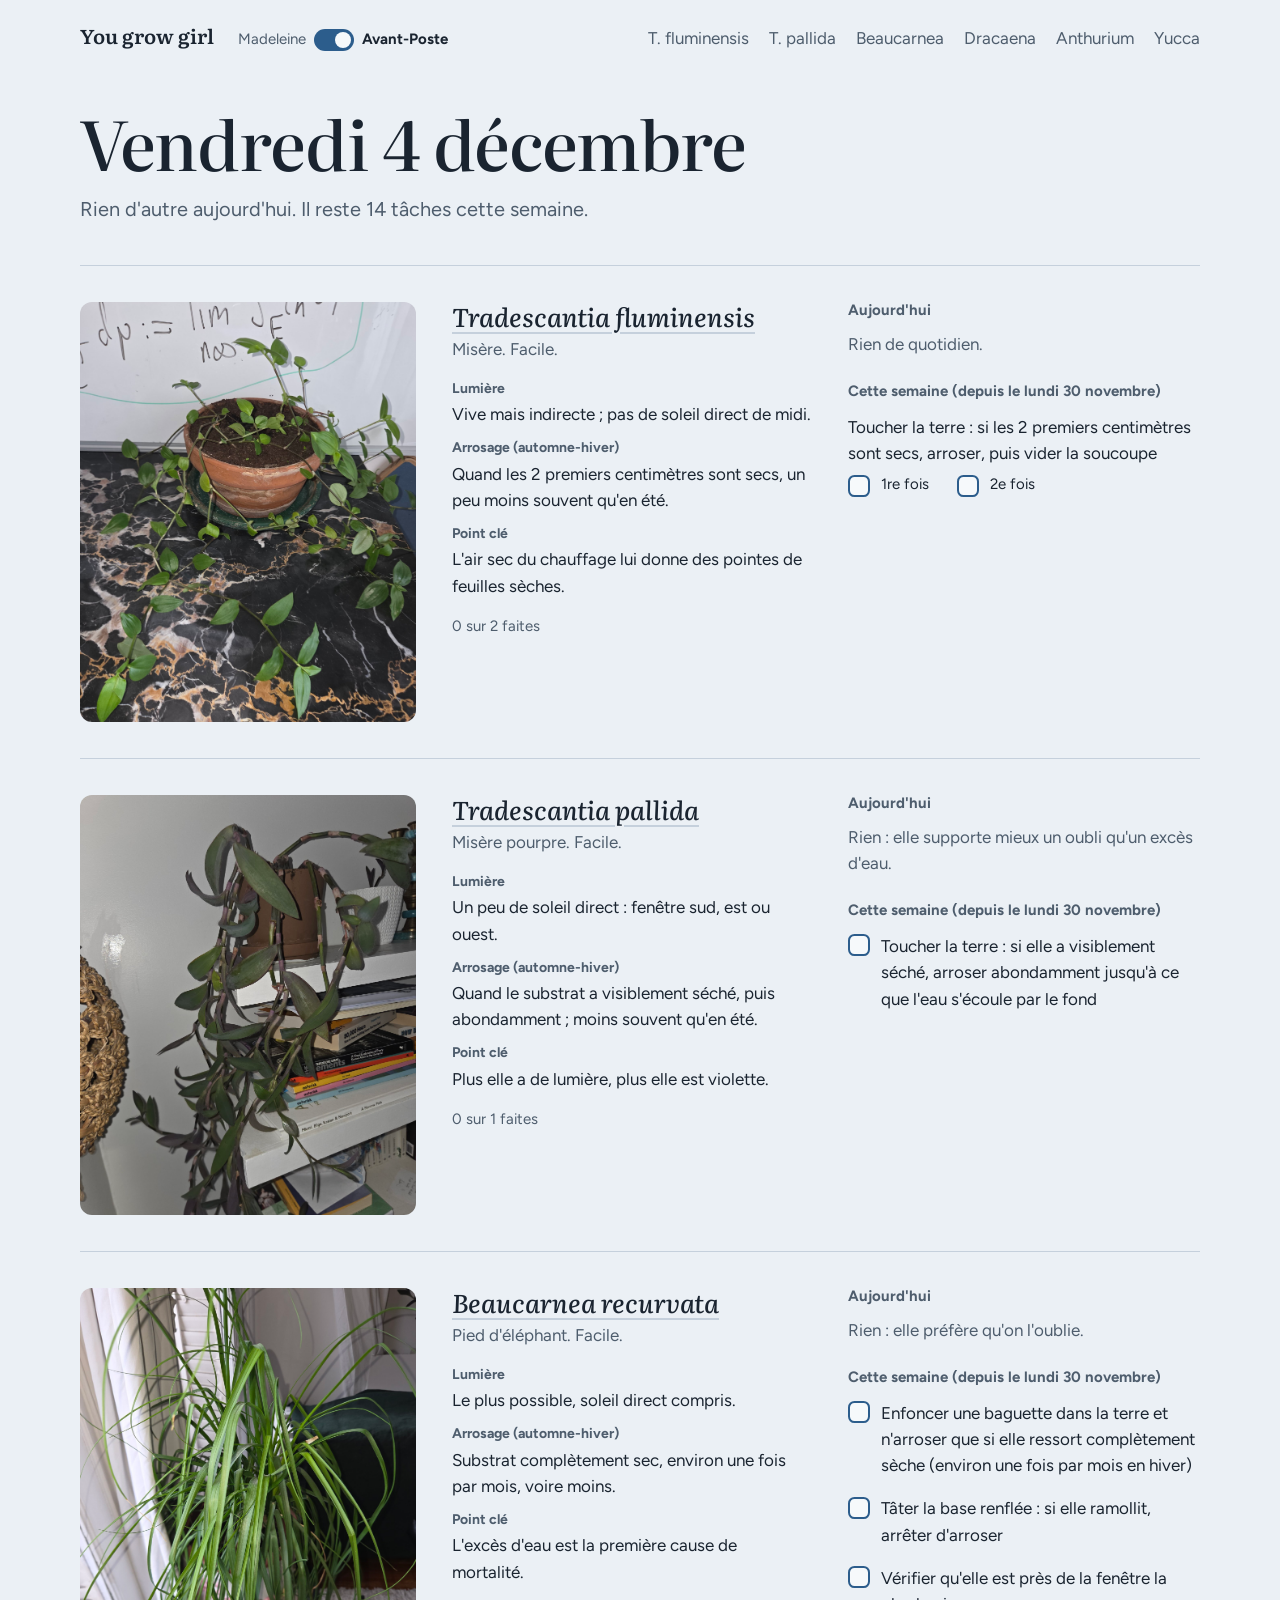
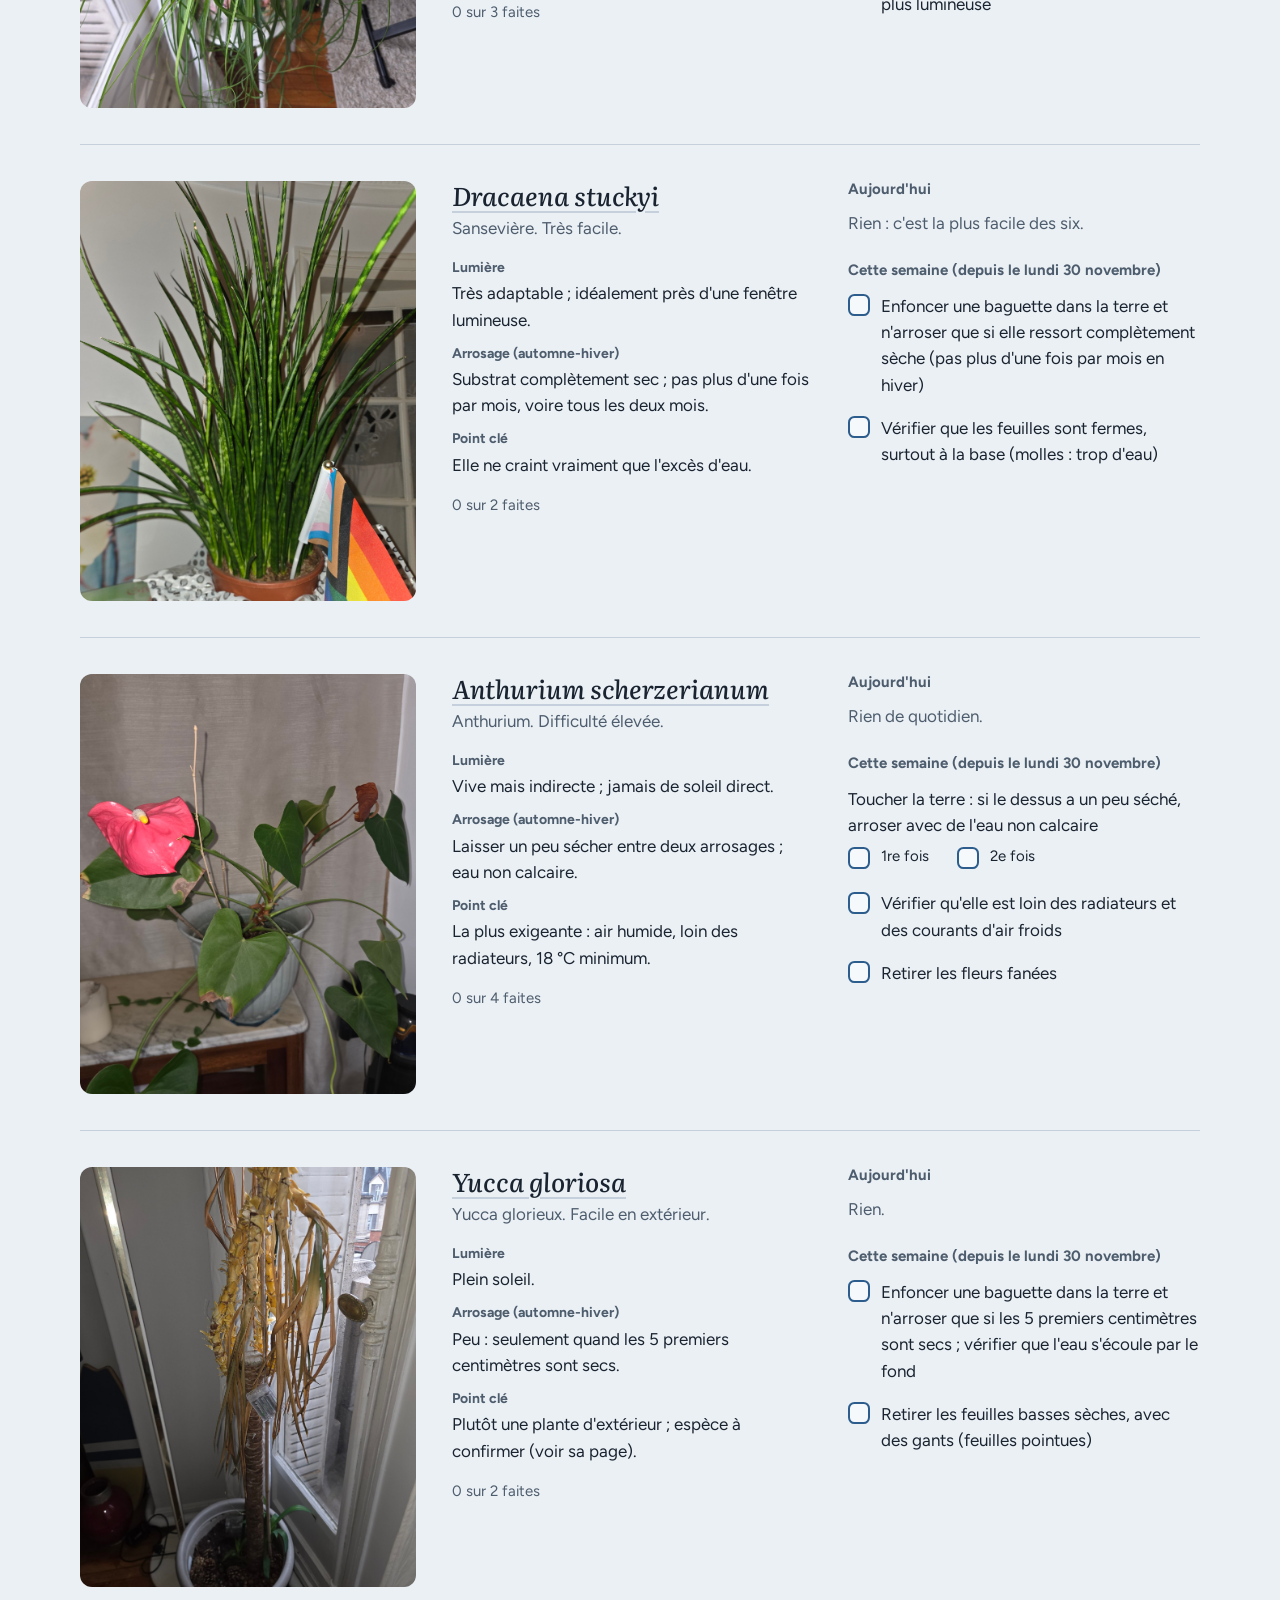
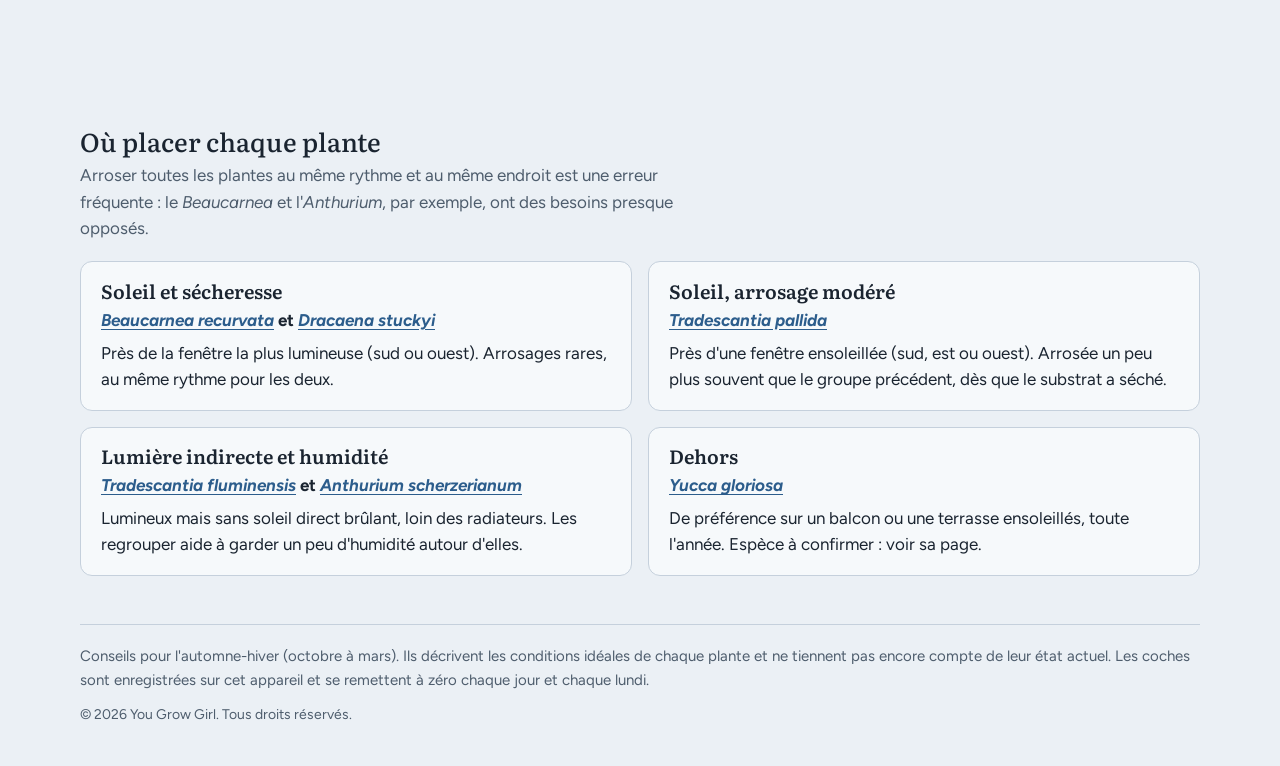
<file: avant-poste/index.html>
<!doctype html>
<html lang="fr" data-version="avant-poste">
<head>
  <meta charset="utf-8">
  <meta name="viewport" content="width=device-width, initial-scale=1">
  <title>Avant-Poste — You grow girl</title>
  <meta name="description" content="Les plantes de l'Avant-Poste : ce dont chacune a besoin, et ce qu'il y a à faire cette semaine.">
  <link rel="icon" href="favicon.svg" type="image/svg+xml">
  <link rel="preconnect" href="https://fonts.googleapis.com">
  <link rel="preconnect" href="https://fonts.gstatic.com" crossorigin>
  <link rel="stylesheet" href="https://fonts.googleapis.com/css2?family=Figtree:ital,wght@0,400;0,600;0,700;1,400&amp;family=Literata:ital,opsz,wght@0,7..72,400..700;1,7..72,400..700&amp;display=swap">
  <link rel="stylesheet" href="../style.css?v=20261126">
</head>
<body>

  <header class="entete conteneur">
    <div class="entete-marque">
      <a class="marque" href="index.html">You grow girl</a>
      <a class="bascule" href="../index.html" aria-label="Passer aux plantes de Madeleine">
        <span class="bascule-nom">Madeleine</span>
        <span class="bascule-rail" aria-hidden="true"><span class="bascule-bouton"></span></span>
        <span class="bascule-nom est-actif">Avant-Poste</span>
      </a>
    </div>
    <nav aria-label="Pages des plantes de l'Avant-Poste">
      <ul class="nav-plantes">
        <li><a href="tradescantia-fluminensis.html">T. fluminensis</a></li>
        <li><a href="tradescantia-pallida.html">T. pallida</a></li>
        <li><a href="beaucarnea.html">Beaucarnea</a></li>
        <li><a href="dracaena.html">Dracaena</a></li>
        <li><a href="anthurium.html">Anthurium</a></li>
        <li><a href="yucca.html">Yucca</a></li>
      </ul>
    </nav>
  </header>

  <main class="conteneur">

    <section class="aujourdhui" aria-labelledby="titre-jour">
      <h1 id="titre-jour" data-date>Aujourd'hui</h1>
      <p class="resume" data-resume>Ce dont chaque plante de l'Avant-Poste a besoin, et ce qu'il y a à faire cette semaine.</p>
      <p class="alerte-stockage" data-alerte-stockage hidden>
        Ce navigateur n'enregistre pas les coches : elles disparaîtront si tu recharges la page.
        Vérifie que tu n'es pas en navigation privée.
      </p>
    </section>

    <ol class="lignes" aria-label="Plantes de l'Avant-Poste">

      <!-- ===== Tradescantia fluminensis ===== -->
      <li class="ligne" id="tradescantia-fluminensis">
        <figure class="photo ligne-photo">
          <div class="cadre" data-vide="Photo à ajouter : avant-poste/images/tradescantia-fluminensis.jpg">
            <img src="images/tradescantia-fluminensis.jpg" alt="La misère de la coloc" loading="lazy"
                 onerror="this.closest('figure').classList.add('vide');">
          </div>
        </figure>
        <div class="ligne-infos">
          <h2><a href="tradescantia-fluminensis.html"><i>Tradescantia fluminensis</i></a></h2>
          <p class="ligne-sous-titre">Misère. Facile.</p>
          <dl class="consignes">
            <div><dt>Lumière</dt><dd>Vive mais indirecte ; pas de soleil direct de midi.</dd></div>
            <div><dt>Arrosage (automne-hiver)</dt><dd>Quand les 2 premiers centimètres sont secs, un peu moins souvent qu'en été.</dd></div>
            <div><dt>Point clé</dt><dd>L'air sec du chauffage lui donne des pointes de feuilles sèches.</dd></div>
          </dl>
          <p class="ligne-progres" data-resume-plante="tradescantia-fluminensis"></p>
        </div>
        <div class="ligne-taches" data-taches="tradescantia-fluminensis" data-niveau="3"></div>
      </li>
      <!-- ===== Tradescantia pallida ===== -->
      <li class="ligne" id="tradescantia-pallida">
        <figure class="photo ligne-photo">
          <div class="cadre" data-vide="Photo à ajouter : avant-poste/images/tradescantia-pallida.jpg">
            <img src="images/tradescantia-pallida.jpg" alt="La misère pourpre de la coloc" loading="lazy"
                 onerror="this.closest('figure').classList.add('vide');">
          </div>
        </figure>
        <div class="ligne-infos">
          <h2><a href="tradescantia-pallida.html"><i>Tradescantia pallida</i></a></h2>
          <p class="ligne-sous-titre">Misère pourpre. Facile.</p>
          <dl class="consignes">
            <div><dt>Lumière</dt><dd>Un peu de soleil direct : fenêtre sud, est ou ouest.</dd></div>
            <div><dt>Arrosage (automne-hiver)</dt><dd>Quand le substrat a visiblement séché, puis abondamment ; moins souvent qu'en été.</dd></div>
            <div><dt>Point clé</dt><dd>Plus elle a de lumière, plus elle est violette.</dd></div>
          </dl>
          <p class="ligne-progres" data-resume-plante="tradescantia-pallida"></p>
        </div>
        <div class="ligne-taches" data-taches="tradescantia-pallida" data-niveau="3"></div>
      </li>
      <!-- ===== Beaucarnea recurvata ===== -->
      <li class="ligne" id="beaucarnea">
        <figure class="photo ligne-photo">
          <div class="cadre" data-vide="Photo à ajouter : avant-poste/images/beaucarnea.jpg">
            <img src="images/beaucarnea.jpg" alt="Le pied d'éléphant de la coloc" loading="lazy"
                 onerror="this.closest('figure').classList.add('vide');">
          </div>
        </figure>
        <div class="ligne-infos">
          <h2><a href="beaucarnea.html"><i>Beaucarnea recurvata</i></a></h2>
          <p class="ligne-sous-titre">Pied d'éléphant. Facile.</p>
          <dl class="consignes">
            <div><dt>Lumière</dt><dd>Le plus possible, soleil direct compris.</dd></div>
            <div><dt>Arrosage (automne-hiver)</dt><dd>Substrat complètement sec, environ une fois par mois, voire moins.</dd></div>
            <div><dt>Point clé</dt><dd>L'excès d'eau est la première cause de mortalité.</dd></div>
          </dl>
          <p class="ligne-progres" data-resume-plante="beaucarnea"></p>
        </div>
        <div class="ligne-taches" data-taches="beaucarnea" data-niveau="3"></div>
      </li>
      <!-- ===== Dracaena stuckyi ===== -->
      <li class="ligne" id="dracaena">
        <figure class="photo ligne-photo">
          <div class="cadre" data-vide="Photo à ajouter : avant-poste/images/dracaena.jpg">
            <img src="images/dracaena.jpg" alt="La sansevière de la coloc" loading="lazy"
                 onerror="this.closest('figure').classList.add('vide');">
          </div>
        </figure>
        <div class="ligne-infos">
          <h2><a href="dracaena.html"><i>Dracaena stuckyi</i></a></h2>
          <p class="ligne-sous-titre">Sansevière. Très facile.</p>
          <dl class="consignes">
            <div><dt>Lumière</dt><dd>Très adaptable ; idéalement près d'une fenêtre lumineuse.</dd></div>
            <div><dt>Arrosage (automne-hiver)</dt><dd>Substrat complètement sec ; pas plus d'une fois par mois, voire tous les deux mois.</dd></div>
            <div><dt>Point clé</dt><dd>Elle ne craint vraiment que l'excès d'eau.</dd></div>
          </dl>
          <p class="ligne-progres" data-resume-plante="dracaena"></p>
        </div>
        <div class="ligne-taches" data-taches="dracaena" data-niveau="3"></div>
      </li>
      <!-- ===== Anthurium scherzerianum ===== -->
      <li class="ligne" id="anthurium">
        <figure class="photo ligne-photo">
          <div class="cadre" data-vide="Photo à ajouter : avant-poste/images/anthurium.jpg">
            <img src="images/anthurium.jpg" alt="L'anthurium de la coloc" loading="lazy"
                 onerror="this.closest('figure').classList.add('vide');">
          </div>
        </figure>
        <div class="ligne-infos">
          <h2><a href="anthurium.html"><i>Anthurium scherzerianum</i></a></h2>
          <p class="ligne-sous-titre">Anthurium. Difficulté élevée.</p>
          <dl class="consignes">
            <div><dt>Lumière</dt><dd>Vive mais indirecte ; jamais de soleil direct.</dd></div>
            <div><dt>Arrosage (automne-hiver)</dt><dd>Laisser un peu sécher entre deux arrosages ; eau non calcaire.</dd></div>
            <div><dt>Point clé</dt><dd>La plus exigeante : air humide, loin des radiateurs, 18 °C minimum.</dd></div>
          </dl>
          <p class="ligne-progres" data-resume-plante="anthurium"></p>
        </div>
        <div class="ligne-taches" data-taches="anthurium" data-niveau="3"></div>
      </li>
      <!-- ===== Yucca gloriosa ===== -->
      <li class="ligne" id="yucca">
        <figure class="photo ligne-photo">
          <div class="cadre" data-vide="Photo à ajouter : avant-poste/images/yucca.jpg">
            <img src="images/yucca.jpg" alt="Le yucca de la coloc" loading="lazy"
                 onerror="this.closest('figure').classList.add('vide');">
          </div>
        </figure>
        <div class="ligne-infos">
          <h2><a href="yucca.html"><i>Yucca gloriosa</i></a></h2>
          <p class="ligne-sous-titre">Yucca glorieux. Facile en extérieur.</p>
          <dl class="consignes">
            <div><dt>Lumière</dt><dd>Plein soleil.</dd></div>
            <div><dt>Arrosage (automne-hiver)</dt><dd>Peu : seulement quand les 5 premiers centimètres sont secs.</dd></div>
            <div><dt>Point clé</dt><dd>Plutôt une plante d'extérieur ; espèce à confirmer (voir sa page).</dd></div>
          </dl>
          <p class="ligne-progres" data-resume-plante="yucca"></p>
        </div>
        <div class="ligne-taches" data-taches="yucca" data-niveau="3"></div>
      </li>

    </ol>

    <section class="section" aria-labelledby="titre-groupes">
      <h2 id="titre-groupes">Où placer chaque plante</h2>
      <p class="section-note">Arroser toutes les plantes au même rythme et au même endroit est une erreur fréquente :
        le <i>Beaucarnea</i> et l'<i>Anthurium</i>, par exemple, ont des besoins presque opposés.</p>
      <ul class="groupes">
        <li class="groupe">
          <h3>Soleil et sécheresse</h3>
          <p class="groupe-plantes"><a href="beaucarnea.html"><i>Beaucarnea recurvata</i></a> et <a href="dracaena.html"><i>Dracaena stuckyi</i></a></p>
          <p>Près de la fenêtre la plus lumineuse (sud ou ouest). Arrosages rares, au même rythme pour les deux.</p>
        </li>
        <li class="groupe">
          <h3>Soleil, arrosage modéré</h3>
          <p class="groupe-plantes"><a href="tradescantia-pallida.html"><i>Tradescantia pallida</i></a></p>
          <p>Près d'une fenêtre ensoleillée (sud, est ou ouest). Arrosée un peu plus souvent que le groupe précédent, dès que le substrat a séché.</p>
        </li>
        <li class="groupe">
          <h3>Lumière indirecte et humidité</h3>
          <p class="groupe-plantes"><a href="tradescantia-fluminensis.html"><i>Tradescantia fluminensis</i></a> et <a href="anthurium.html"><i>Anthurium scherzerianum</i></a></p>
          <p>Lumineux mais sans soleil direct brûlant, loin des radiateurs. Les regrouper aide à garder un peu d'humidité autour d'elles.</p>
        </li>
        <li class="groupe">
          <h3>Dehors</h3>
          <p class="groupe-plantes"><a href="yucca.html"><i>Yucca gloriosa</i></a></p>
          <p>De préférence sur un balcon ou une terrasse ensoleillés, toute l'année. Espèce à confirmer : voir sa page.</p>
        </li>
      </ul>
    </section>

    <footer class="pied">
      <p>Conseils pour l'automne-hiver (octobre à mars). Ils décrivent les conditions idéales de chaque plante
      et ne tiennent pas encore compte de leur état actuel. Les coches sont enregistrées sur cet appareil
      et se remettent à zéro chaque jour et chaque lundi.</p>
      <p class="copyright">© 2026 You Grow Girl. Tous droits réservés.</p>
    </footer>
  </main>

  <script src="taches.js?v=20261126"></script>
  <script src="../app.js?v=20261126"></script>
</body>
</html>
</file>
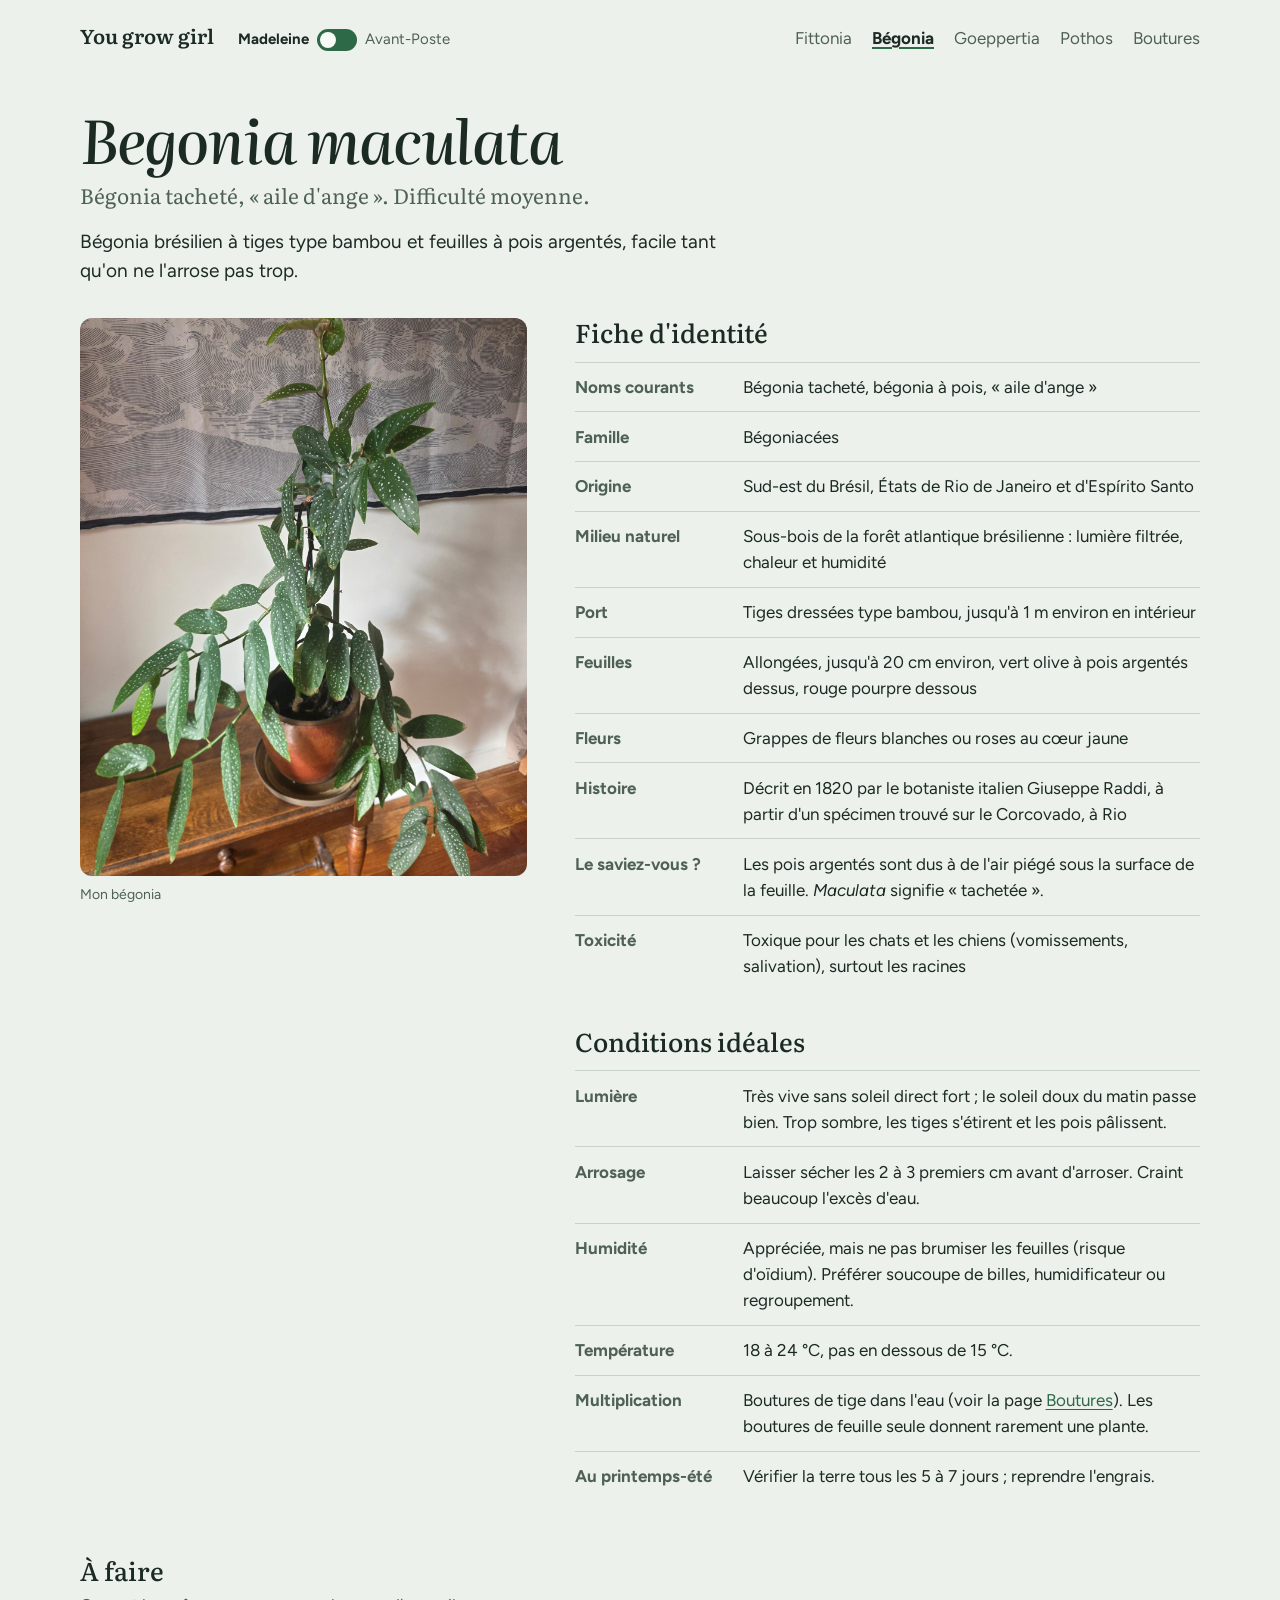
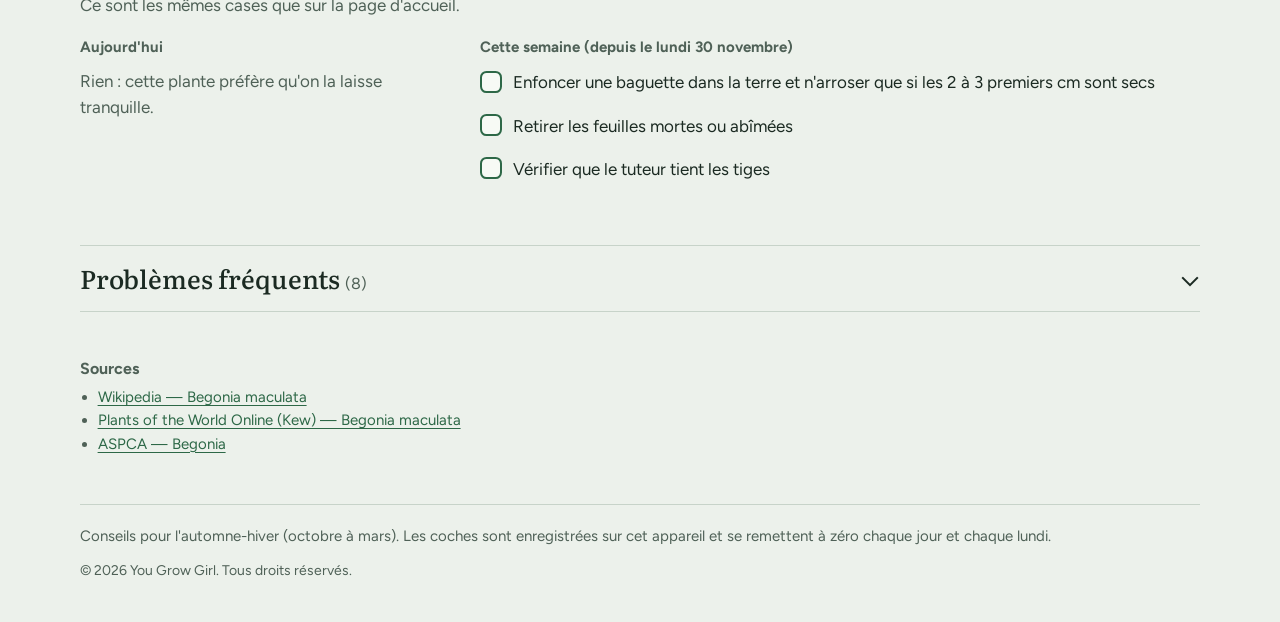
<file: begonia.html>
<!doctype html>
<html lang="fr">
<head>
  <meta charset="utf-8">
  <meta name="viewport" content="width=device-width, initial-scale=1">
  <title>Begonia maculata — You grow girl</title>
  <meta name="description" content="Entretien du Begonia maculata : lumière, arrosage, tâches et problèmes fréquents.">
  <link rel="icon" href="favicon.svg" type="image/svg+xml">
  <link rel="preconnect" href="https://fonts.googleapis.com">
  <link rel="preconnect" href="https://fonts.gstatic.com" crossorigin>
  <link rel="stylesheet" href="https://fonts.googleapis.com/css2?family=Figtree:ital,wght@0,400;0,600;0,700;1,400&family=Literata:ital,opsz,wght@0,7..72,400..700;1,7..72,400..700&display=swap">
  <link rel="stylesheet" href="style.css?v=20261126">
</head>
<body>

  <header class="entete conteneur">
    <div class="entete-marque">
      <a class="marque" href="index.html">You grow girl</a>
      <a class="bascule" href="avant-poste/index.html" aria-label="Passer aux plantes de l'Avant-Poste">
        <span class="bascule-nom est-actif">Madeleine</span>
        <span class="bascule-rail" aria-hidden="true"><span class="bascule-bouton"></span></span>
        <span class="bascule-nom">Avant-Poste</span>
      </a>
    </div>
    <nav aria-label="Pages des plantes">
      <ul class="nav-plantes">
        <li><a href="fittonia.html">Fittonia</a></li>
        <li><a href="begonia.html" aria-current="page">Bégonia</a></li>
        <li><a href="goeppertia.html">Goeppertia</a></li>
        <li><a href="pothos.html">Pothos</a></li>
        <li><a href="boutures.html">Boutures</a></li>
      </ul>
    </nav>
  </header>

  <main class="conteneur">

    <div class="titre-plante">
      <h1><i>Begonia maculata</i></h1>
      <p class="nom-commun">Bégonia tacheté, « aile d'ange ». Difficulté moyenne.</p>
      <p class="chapeau">Bégonia brésilien à tiges type bambou et feuilles à pois argentés, facile tant qu'on ne l'arrose pas trop.</p>
    </div>

    <div class="plante-haut">

      <!-- Photos -->
      <div class="plante-photos">
        <figure class="photo">
          <div class="cadre" data-vide="Ta photo : images/begonia-moi.jpg">
            <img src="images/begonia-moi.jpg" alt="Mon Begonia maculata" onerror="this.closest('figure').classList.add('vide');">
          </div>
          <figcaption>Mon bégonia</figcaption>
        </figure>
      </div>

      <!-- Fiche d'identité et conditions -->
      <div class="plante-fiche">
        <section aria-labelledby="titre-fiche">
          <h2 id="titre-fiche">Fiche d'identité</h2>
          <dl class="fiche">
            <div><dt>Noms courants</dt><dd>Bégonia tacheté, bégonia à pois, « aile d'ange »</dd></div>
            <div><dt>Famille</dt><dd>Bégoniacées</dd></div>
            <div><dt>Origine</dt><dd>Sud-est du Brésil, États de Rio de Janeiro et d'Espírito Santo</dd></div>
            <div><dt>Milieu naturel</dt><dd>Sous-bois de la forêt atlantique brésilienne : lumière filtrée, chaleur et humidité</dd></div>
            <div><dt>Port</dt><dd>Tiges dressées type bambou, jusqu'à 1 m environ en intérieur</dd></div>
            <div><dt>Feuilles</dt><dd>Allongées, jusqu'à 20 cm environ, vert olive à pois argentés dessus, rouge pourpre dessous</dd></div>
            <div><dt>Fleurs</dt><dd>Grappes de fleurs blanches ou roses au cœur jaune</dd></div>
            <div><dt>Histoire</dt><dd>Décrit en 1820 par le botaniste italien Giuseppe Raddi, à partir d'un spécimen trouvé sur le Corcovado, à Rio</dd></div>
            <div><dt>Le saviez-vous ?</dt><dd>Les pois argentés sont dus à de l'air piégé sous la surface de la feuille. <i>Maculata</i> signifie « tachetée ».</dd></div>
            <div><dt>Toxicité</dt><dd>Toxique pour les chats et les chiens (vomissements, salivation), surtout les racines</dd></div>
          </dl>
        </section>

        <section aria-labelledby="titre-conditions">
          <h2 id="titre-conditions">Conditions idéales</h2>
          <dl class="fiche">
            <div><dt>Lumière</dt><dd>Très vive sans soleil direct fort ; le soleil doux du matin passe bien. Trop sombre, les tiges s'étirent et les pois pâlissent.</dd></div>
            <div><dt>Arrosage</dt><dd>Laisser sécher les 2 à 3 premiers cm avant d'arroser. Craint beaucoup l'excès d'eau.</dd></div>
            <div><dt>Humidité</dt><dd>Appréciée, mais ne pas brumiser les feuilles (risque d'oïdium). Préférer soucoupe de billes, humidificateur ou regroupement.</dd></div>
            <div><dt>Température</dt><dd>18 à 24 °C, pas en dessous de 15 °C.</dd></div>
            <div><dt>Multiplication</dt><dd>Boutures de tige dans l'eau (voir la page <a href="boutures.html">Boutures</a>). Les boutures de feuille seule donnent rarement une plante.</dd></div>
            <div><dt>Au printemps-été</dt><dd>Vérifier la terre tous les 5 à 7 jours ; reprendre l'engrais.</dd></div>
          </dl>
        </section>
      </div>
    </div>

    <!-- Todo list -->
    <section class="section" aria-labelledby="titre-a-faire">
      <h2 id="titre-a-faire">À faire</h2>
      <p class="section-note">Ce sont les mêmes cases que sur la page d'accueil.</p>
      <p class="alerte-stockage" data-alerte-stockage hidden>Ce navigateur n'enregistre pas les coches.</p>
      <div class="colonnes-taches" data-taches="begonia" data-niveau="3"></div>
    </section>

    <!-- Problèmes fréquents -->
    <details class="problemes">
      <summary>
        <h2>Problèmes fréquents <span class="problemes-compte">(8)</span></h2>
        <span class="chevron" aria-hidden="true"></span>
      </summary>
      <div class="problemes-liste">
        <article class="probleme">
          <h3>Base des tiges noire et molle, terre humide</h3>
          <p><span class="etiquette">Cause probable :</span> pourriture due à l'excès d'eau.</p>
          <p><span class="etiquette">Que faire :</span> couper les parties pourries, bouturer les parties saines, rempoter en terreau drainant, espacer les arrosages.</p>
        </article>
        <article class="probleme">
          <h3>Feutrage blanc poudreux sur les feuilles</h3>
          <p><span class="etiquette">Cause probable :</span> oïdium (champignon), favorisé par les feuilles mouillées et le manque d'aération.</p>
          <p><span class="etiquette">Que faire :</span> retirer les feuilles atteintes, aérer, ne plus mouiller le feuillage.</p>
        </article>
        <article class="probleme">
          <h3>Feuilles molles et pendantes</h3>
          <p><span class="etiquette">Cause probable :</span> soif <strong>ou</strong> pourriture.</p>
          <p><span class="etiquette">Que faire :</span> vérifier la terre avant d'arroser : sèche, arroser ; humide, voir la pourriture des tiges.</p>
        </article>
        <article class="probleme">
          <h3>Chute brusque de feuilles</h3>
          <p><span class="etiquette">Cause probable :</span> changement d'emplacement, froid, courant d'air ou arrosage irrégulier.</p>
          <p><span class="etiquette">Que faire :</span> stabiliser l'emplacement et le rythme d'arrosage.</p>
        </article>
        <article class="probleme">
          <h3>Bords bruns, secs et cassants</h3>
          <p><span class="etiquette">Cause probable :</span> air sec ou soif prolongée.</p>
          <p><span class="etiquette">Que faire :</span> augmenter l'humidité sans brumiser, ne pas laisser la terre sécher complètement.</p>
        </article>
        <article class="probleme">
          <h3>Pois qui pâlissent, tiges qui s'étirent</h3>
          <p><span class="etiquette">Cause probable :</span> manque de lumière.</p>
          <p><span class="etiquette">Que faire :</span> rapprocher d'une fenêtre lumineuse.</p>
        </article>
        <article class="probleme">
          <h3>Taches brunes sèches sur la face exposée</h3>
          <p><span class="etiquette">Cause probable :</span> brûlure par soleil direct fort.</p>
          <p><span class="etiquette">Que faire :</span> éloigner de la vitre ou filtrer avec un voilage.</p>
        </article>
        <article class="probleme">
          <h3>Plusieurs feuilles du bas jaunissent</h3>
          <p><span class="etiquette">Cause probable :</span> excès d'eau si la terre est humide ; vieillissement si c'est une feuille de temps en temps.</p>
          <p><span class="etiquette">Que faire :</span> espacer les arrosages ; une feuille isolée, c'est normal.</p>
        </article>
      </div>
    </details>

    <section class="sources" aria-labelledby="titre-sources">
      <h2 id="titre-sources">Sources</h2>
      <ul>
        <li><a href="https://en.wikipedia.org/wiki/Begonia_maculata">Wikipedia — Begonia maculata</a></li>
        <li><a href="https://powo.science.kew.org/taxon/105130-1">Plants of the World Online (Kew) — Begonia maculata</a></li>
        <li><a href="https://www.aspca.org/pet-care/aspca-poison-control/toxic-and-non-toxic-plants/begonia">ASPCA — Begonia</a></li>
      </ul>
    </section>

    <footer class="pied">
      <p>Conseils pour l'automne-hiver (octobre à mars). Les coches sont enregistrées sur cet appareil
      et se remettent à zéro chaque jour et chaque lundi.</p>
      <p class="copyright">© 2026 You Grow Girl. Tous droits réservés.</p>
    </footer>
  </main>

  <script src="taches.js?v=20261126"></script>
  <script src="app.js?v=20261126"></script>
</body>
</html>
</file>
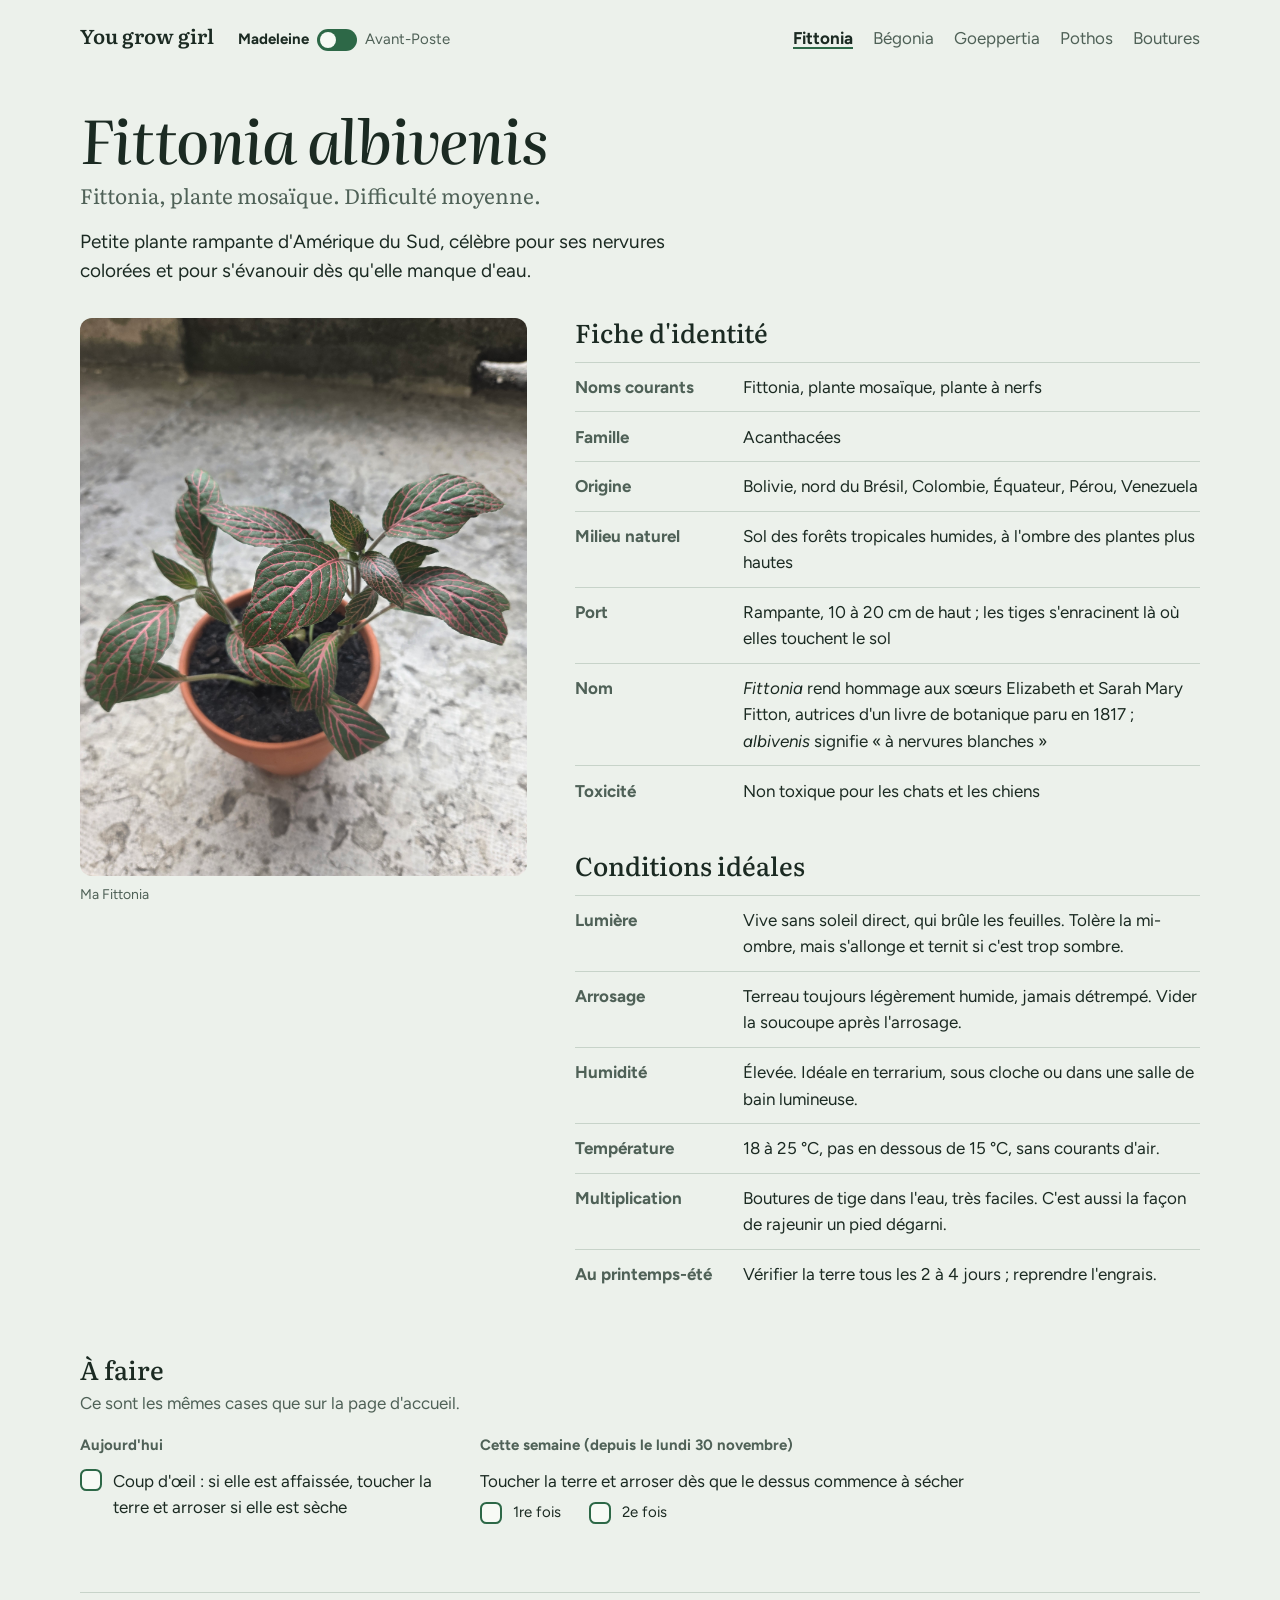
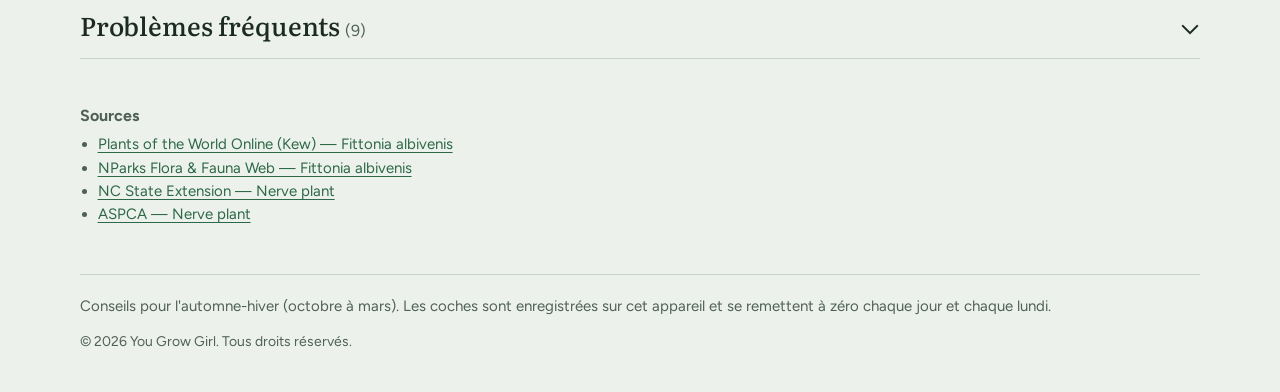
<file: fittonia.html>
<!doctype html>
<html lang="fr">
<head>
  <meta charset="utf-8">
  <meta name="viewport" content="width=device-width, initial-scale=1">
  <title>Fittonia albivenis — You grow girl</title>
  <meta name="description" content="Entretien de la Fittonia albivenis : lumière, arrosage, tâches et problèmes fréquents.">
  <link rel="icon" href="favicon.svg" type="image/svg+xml">
  <link rel="preconnect" href="https://fonts.googleapis.com">
  <link rel="preconnect" href="https://fonts.gstatic.com" crossorigin>
  <link rel="stylesheet" href="https://fonts.googleapis.com/css2?family=Figtree:ital,wght@0,400;0,600;0,700;1,400&family=Literata:ital,opsz,wght@0,7..72,400..700;1,7..72,400..700&display=swap">
  <link rel="stylesheet" href="style.css?v=20261126">
</head>
<body>

  <header class="entete conteneur">
    <div class="entete-marque">
      <a class="marque" href="index.html">You grow girl</a>
      <a class="bascule" href="avant-poste/index.html" aria-label="Passer aux plantes de l'Avant-Poste">
        <span class="bascule-nom est-actif">Madeleine</span>
        <span class="bascule-rail" aria-hidden="true"><span class="bascule-bouton"></span></span>
        <span class="bascule-nom">Avant-Poste</span>
      </a>
    </div>
    <nav aria-label="Pages des plantes">
      <ul class="nav-plantes">
        <li><a href="fittonia.html" aria-current="page">Fittonia</a></li>
        <li><a href="begonia.html">Bégonia</a></li>
        <li><a href="goeppertia.html">Goeppertia</a></li>
        <li><a href="pothos.html">Pothos</a></li>
        <li><a href="boutures.html">Boutures</a></li>
      </ul>
    </nav>
  </header>

  <main class="conteneur">

    <div class="titre-plante">
      <h1><i>Fittonia albivenis</i></h1>
      <p class="nom-commun">Fittonia, plante mosaïque. Difficulté moyenne.</p>
      <p class="chapeau">Petite plante rampante d'Amérique du Sud, célèbre pour ses nervures colorées et pour s'évanouir dès qu'elle manque d'eau.</p>
    </div>

    <div class="plante-haut">

      <!-- Photos -->
      <div class="plante-photos">
        <figure class="photo">
          <div class="cadre" data-vide="Ta photo : images/fittonia-moi.jpg">
            <img src="images/fittonia-moi.jpg" alt="Ma Fittonia" onerror="this.closest('figure').classList.add('vide');">
          </div>
          <figcaption>Ma Fittonia</figcaption>
        </figure>
      </div>

      <!-- Fiche d'identité et conditions -->
      <div class="plante-fiche">
        <section aria-labelledby="titre-fiche">
          <h2 id="titre-fiche">Fiche d'identité</h2>
          <dl class="fiche">
            <div><dt>Noms courants</dt><dd>Fittonia, plante mosaïque, plante à nerfs</dd></div>
            <div><dt>Famille</dt><dd>Acanthacées</dd></div>
            <div><dt>Origine</dt><dd>Bolivie, nord du Brésil, Colombie, Équateur, Pérou, Venezuela</dd></div>
            <div><dt>Milieu naturel</dt><dd>Sol des forêts tropicales humides, à l'ombre des plantes plus hautes</dd></div>
            <div><dt>Port</dt><dd>Rampante, 10 à 20 cm de haut ; les tiges s'enracinent là où elles touchent le sol</dd></div>
            <div><dt>Nom</dt><dd><i>Fittonia</i> rend hommage aux sœurs Elizabeth et Sarah Mary Fitton, autrices d'un livre de botanique paru en 1817 ; <i>albivenis</i> signifie « à nervures blanches »</dd></div>
            <div><dt>Toxicité</dt><dd>Non toxique pour les chats et les chiens</dd></div>
          </dl>
        </section>

        <section aria-labelledby="titre-conditions">
          <h2 id="titre-conditions">Conditions idéales</h2>
          <dl class="fiche">
            <div><dt>Lumière</dt><dd>Vive sans soleil direct, qui brûle les feuilles. Tolère la mi-ombre, mais s'allonge et ternit si c'est trop sombre.</dd></div>
            <div><dt>Arrosage</dt><dd>Terreau toujours légèrement humide, jamais détrempé. Vider la soucoupe après l'arrosage.</dd></div>
            <div><dt>Humidité</dt><dd>Élevée. Idéale en terrarium, sous cloche ou dans une salle de bain lumineuse.</dd></div>
            <div><dt>Température</dt><dd>18 à 25 °C, pas en dessous de 15 °C, sans courants d'air.</dd></div>
            <div><dt>Multiplication</dt><dd>Boutures de tige dans l'eau, très faciles. C'est aussi la façon de rajeunir un pied dégarni.</dd></div>
            <div><dt>Au printemps-été</dt><dd>Vérifier la terre tous les 2 à 4 jours ; reprendre l'engrais.</dd></div>
          </dl>
        </section>
      </div>
    </div>

    <!-- Todo list -->
    <section class="section" aria-labelledby="titre-a-faire">
      <h2 id="titre-a-faire">À faire</h2>
      <p class="section-note">Ce sont les mêmes cases que sur la page d'accueil.</p>
      <p class="alerte-stockage" data-alerte-stockage hidden>Ce navigateur n'enregistre pas les coches.</p>
      <div class="colonnes-taches" data-taches="fittonia" data-niveau="3"></div>
    </section>

    <!-- Problèmes fréquents -->
    <details class="problemes">
      <summary>
        <h2>Problèmes fréquents <span class="problemes-compte">(9)</span></h2>
        <span class="chevron" aria-hidden="true"></span>
      </summary>
      <div class="problemes-liste">
        <article class="probleme">
          <h3>Plante entièrement affaissée, terre sèche</h3>
          <p><span class="etiquette">Cause probable :</span> soif.</p>
          <p><span class="etiquette">Que faire :</span> arroser franchement : elle se redresse en quelques heures. Éviter que ça se répète, ça l'épuise.</p>
        </article>
        <article class="probleme">
          <h3>Plante affaissée, terre mouillée</h3>
          <p><span class="etiquette">Cause probable :</span> excès d'eau, racines qui pourrissent.</p>
          <p><span class="etiquette">Que faire :</span> arrêter d'arroser, vider la soucoupe. Si les racines sont molles et brunes, rempoter dans du terreau sain.</p>
        </article>
        <article class="probleme">
          <h3>Feuilles jaunes, tiges molles à la base</h3>
          <p><span class="etiquette">Cause probable :</span> excès d'eau.</p>
          <p><span class="etiquette">Que faire :</span> laisser sécher légèrement le dessus, vérifier le drainage.</p>
        </article>
        <article class="probleme">
          <h3>Bords des feuilles secs et bruns, feuilles recroquevillées</h3>
          <p><span class="etiquette">Cause probable :</span> air trop sec, radiateur, courant d'air.</p>
          <p><span class="etiquette">Que faire :</span> augmenter l'humidité (cloche, humidificateur), éloigner du chauffage.</p>
        </article>
        <article class="probleme">
          <h3>Feuilles décolorées ou brûlées</h3>
          <p><span class="etiquette">Cause probable :</span> soleil direct.</p>
          <p><span class="etiquette">Que faire :</span> déplacer en lumière indirecte.</p>
        </article>
        <article class="probleme">
          <h3>Tiges longues et dégarnies, couleurs ternes</h3>
          <p><span class="etiquette">Cause probable :</span> manque de lumière ou pied vieillissant.</p>
          <p><span class="etiquette">Que faire :</span> rapprocher de la fenêtre, pincer, bouturer les extrémités pour refaire un pied.</p>
        </article>
        <article class="probleme">
          <h3>Chute de feuilles</h3>
          <p><span class="etiquette">Cause probable :</span> froid (moins de 15 °C) ou courant d'air.</p>
          <p><span class="etiquette">Que faire :</span> déplacer dans un endroit stable et chaud.</p>
        </article>
        <article class="probleme">
          <h3>Petits amas blancs cotonneux</h3>
          <p><span class="etiquette">Cause probable :</span> cochenilles farineuses.</p>
          <p><span class="etiquette">Que faire :</span> isoler la plante, retirer les amas avec un coton-tige imbibé d'alcool à 70°, recommencer chaque semaine.</p>
        </article>
        <article class="probleme">
          <h3>Moucherons autour du pot</h3>
          <p><span class="etiquette">Cause probable :</span> larves dans une terre humide en permanence.</p>
          <p><span class="etiquette">Que faire :</span> laisser sécher le premier centimètre, poser un piège jaune collant.</p>
        </article>
      </div>
    </details>

    <section class="sources" aria-labelledby="titre-sources">
      <h2 id="titre-sources">Sources</h2>
      <ul>
        <li><a href="https://powo.science.kew.org/taxon/urn:lsid:ipni.org:names:105033-2">Plants of the World Online (Kew) — Fittonia albivenis</a></li>
        <li><a href="https://www.nparks.gov.sg/florafaunaweb/flora/2/0/2017">NParks Flora &amp; Fauna Web — Fittonia albivenis</a></li>
        <li><a href="https://plants.ces.ncsu.edu/plants/fittonia-albivenis/common-name/nerve-plant/">NC State Extension — Nerve plant</a></li>
        <li><a href="https://www.aspca.org/pet-care/aspca-poison-control/toxic-and-non-toxic-plants/nerve-plant">ASPCA — Nerve plant</a></li>
      </ul>
    </section>

    <footer class="pied">
      <p>Conseils pour l'automne-hiver (octobre à mars). Les coches sont enregistrées sur cet appareil
      et se remettent à zéro chaque jour et chaque lundi.</p>
      <p class="copyright">© 2026 You Grow Girl. Tous droits réservés.</p>
    </footer>
  </main>

  <script src="taches.js?v=20261126"></script>
  <script src="app.js?v=20261126"></script>
</body>
</html>
</file>
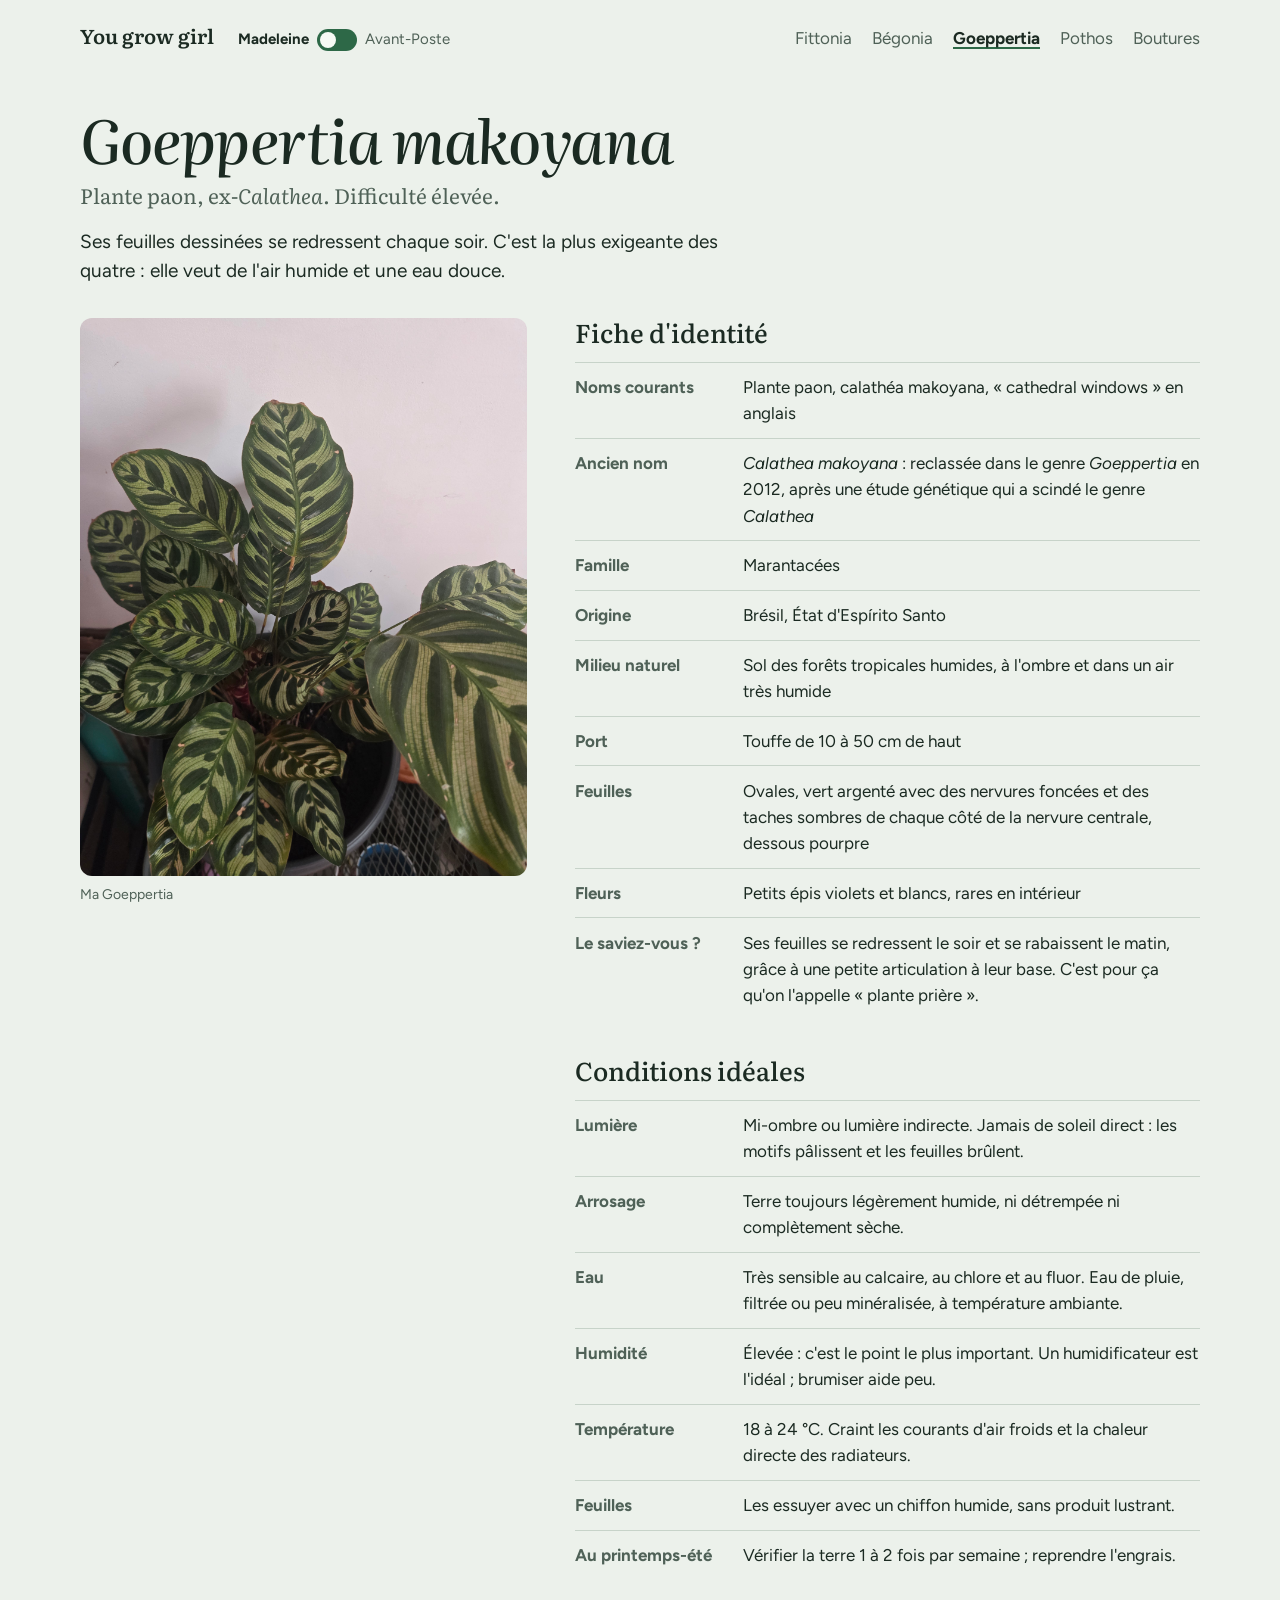
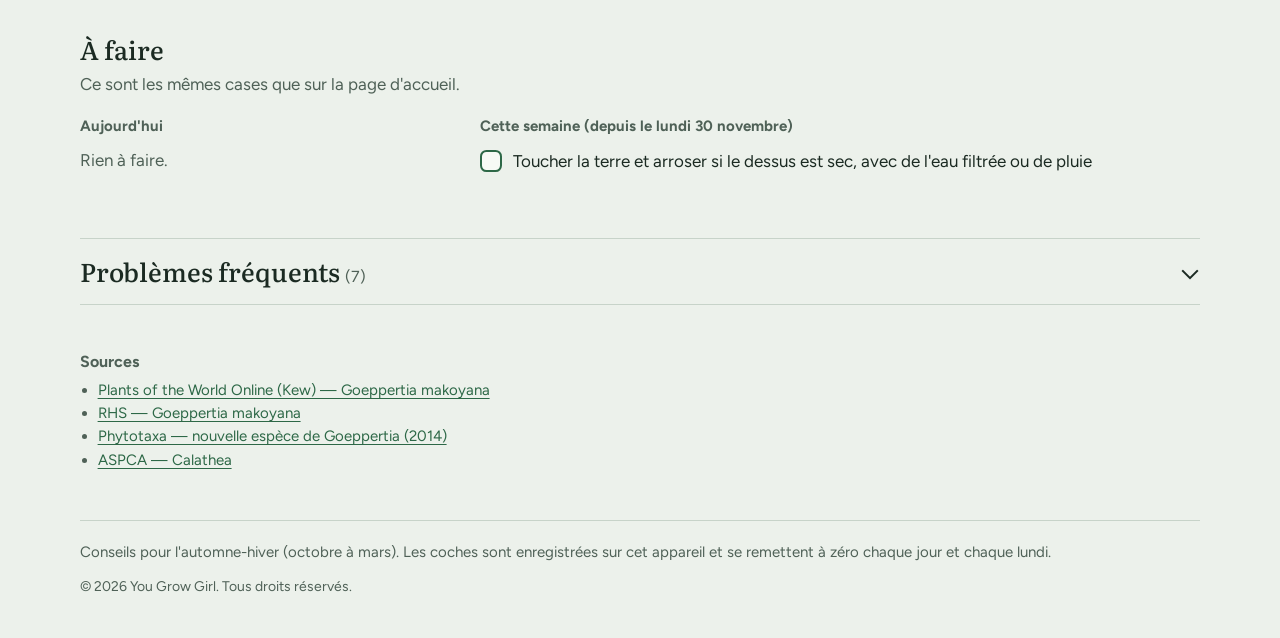
<file: goeppertia.html>
<!doctype html>
<html lang="fr">
<head>
  <meta charset="utf-8">
  <meta name="viewport" content="width=device-width, initial-scale=1">
  <title>Goeppertia makoyana — You grow girl</title>
  <meta name="description" content="Entretien de la Goeppertia makoyana (ex-Calathea) : lumière, arrosage, tâches et problèmes fréquents.">
  <link rel="icon" href="favicon.svg" type="image/svg+xml">
  <link rel="preconnect" href="https://fonts.googleapis.com">
  <link rel="preconnect" href="https://fonts.gstatic.com" crossorigin>
  <link rel="stylesheet" href="https://fonts.googleapis.com/css2?family=Figtree:ital,wght@0,400;0,600;0,700;1,400&family=Literata:ital,opsz,wght@0,7..72,400..700;1,7..72,400..700&display=swap">
  <link rel="stylesheet" href="style.css?v=20261126">
</head>
<body>

  <header class="entete conteneur">
    <div class="entete-marque">
      <a class="marque" href="index.html">You grow girl</a>
      <a class="bascule" href="avant-poste/index.html" aria-label="Passer aux plantes de l'Avant-Poste">
        <span class="bascule-nom est-actif">Madeleine</span>
        <span class="bascule-rail" aria-hidden="true"><span class="bascule-bouton"></span></span>
        <span class="bascule-nom">Avant-Poste</span>
      </a>
    </div>
    <nav aria-label="Pages des plantes">
      <ul class="nav-plantes">
        <li><a href="fittonia.html">Fittonia</a></li>
        <li><a href="begonia.html">Bégonia</a></li>
        <li><a href="goeppertia.html" aria-current="page">Goeppertia</a></li>
        <li><a href="pothos.html">Pothos</a></li>
        <li><a href="boutures.html">Boutures</a></li>
      </ul>
    </nav>
  </header>

  <main class="conteneur">

    <div class="titre-plante">
      <h1><i>Goeppertia makoyana</i></h1>
      <p class="nom-commun">Plante paon, ex-<i>Calathea</i>. Difficulté élevée.</p>
      <p class="chapeau">Ses feuilles dessinées se redressent chaque soir. C'est la plus exigeante des quatre : elle veut de l'air humide et une eau douce.</p>
    </div>

    <div class="plante-haut">

      <!-- Photos -->
      <div class="plante-photos">
        <figure class="photo">
          <div class="cadre" data-vide="Ta photo : images/goeppertia-moi.jpg">
            <img src="images/goeppertia-moi.jpg" alt="Ma Goeppertia makoyana" onerror="this.closest('figure').classList.add('vide');">
          </div>
          <figcaption>Ma Goeppertia</figcaption>
        </figure>
      </div>

      <!-- Fiche d'identité et conditions -->
      <div class="plante-fiche">
        <section aria-labelledby="titre-fiche">
          <h2 id="titre-fiche">Fiche d'identité</h2>
          <dl class="fiche">
            <div><dt>Noms courants</dt><dd>Plante paon, calathéa makoyana, « cathedral windows » en anglais</dd></div>
            <div><dt>Ancien nom</dt><dd><i>Calathea makoyana</i> : reclassée dans le genre <i>Goeppertia</i> en 2012, après une étude génétique qui a scindé le genre <i>Calathea</i></dd></div>
            <div><dt>Famille</dt><dd>Marantacées</dd></div>
            <div><dt>Origine</dt><dd>Brésil, État d'Espírito Santo</dd></div>
            <div><dt>Milieu naturel</dt><dd>Sol des forêts tropicales humides, à l'ombre et dans un air très humide</dd></div>
            <div><dt>Port</dt><dd>Touffe de 10 à 50 cm de haut</dd></div>
            <div><dt>Feuilles</dt><dd>Ovales, vert argenté avec des nervures foncées et des taches sombres de chaque côté de la nervure centrale, dessous pourpre</dd></div>
            <div><dt>Fleurs</dt><dd>Petits épis violets et blancs, rares en intérieur</dd></div>
            <div><dt>Le saviez-vous ?</dt><dd>Ses feuilles se redressent le soir et se rabaissent le matin, grâce à une petite articulation à leur base. C'est pour ça qu'on l'appelle « plante prière ».</dd></div>
          </dl>
        </section>

        <section aria-labelledby="titre-conditions">
          <h2 id="titre-conditions">Conditions idéales</h2>
          <dl class="fiche">
            <div><dt>Lumière</dt><dd>Mi-ombre ou lumière indirecte. Jamais de soleil direct : les motifs pâlissent et les feuilles brûlent.</dd></div>
            <div><dt>Arrosage</dt><dd>Terre toujours légèrement humide, ni détrempée ni complètement sèche.</dd></div>
            <div><dt>Eau</dt><dd>Très sensible au calcaire, au chlore et au fluor. Eau de pluie, filtrée ou peu minéralisée, à température ambiante.</dd></div>
            <div><dt>Humidité</dt><dd>Élevée : c'est le point le plus important. Un humidificateur est l'idéal ; brumiser aide peu.</dd></div>
            <div><dt>Température</dt><dd>18 à 24 °C. Craint les courants d'air froids et la chaleur directe des radiateurs.</dd></div>
            <div><dt>Feuilles</dt><dd>Les essuyer avec un chiffon humide, sans produit lustrant.</dd></div>
            <div><dt>Au printemps-été</dt><dd>Vérifier la terre 1 à 2 fois par semaine ; reprendre l'engrais.</dd></div>
          </dl>
        </section>
      </div>
    </div>

    <!-- Todo list -->
    <section class="section" aria-labelledby="titre-a-faire">
      <h2 id="titre-a-faire">À faire</h2>
      <p class="section-note">Ce sont les mêmes cases que sur la page d'accueil.</p>
      <p class="alerte-stockage" data-alerte-stockage hidden>Ce navigateur n'enregistre pas les coches.</p>
      <div class="colonnes-taches" data-taches="goeppertia" data-niveau="3"></div>
    </section>

    <!-- Problèmes fréquents -->
    <details class="problemes">
      <summary>
        <h2>Problèmes fréquents <span class="problemes-compte">(7)</span></h2>
        <span class="chevron" aria-hidden="true"></span>
      </summary>
      <div class="problemes-liste">
        <article class="probleme">
          <h3>Pointes et bords bruns</h3>
          <p><span class="etiquette">Cause probable :</span> eau calcaire ou chlorée, air sec, ou trop d'engrais.</p>
          <p><span class="etiquette">Que faire :</span> passer à l'eau filtrée ou de pluie, augmenter l'humidité, rincer le terreau à l'eau douce. Couper les pointes brûlées si c'est gênant.</p>
        </article>
        <article class="probleme">
          <h3>Feuilles enroulées en cigare dans la journée</h3>
          <p><span class="etiquette">Cause probable :</span> soif ou air trop sec.</p>
          <p><span class="etiquette">Que faire :</span> vérifier la terre, augmenter l'humidité. Le soir, des feuilles redressées sont normales.</p>
        </article>
        <article class="probleme">
          <h3>Feuilles jaunes, tiges molles</h3>
          <p><span class="etiquette">Cause probable :</span> excès d'eau.</p>
          <p><span class="etiquette">Que faire :</span> laisser sécher le dessus, vider la soucoupe, vérifier les racines.</p>
        </article>
        <article class="probleme">
          <h3>Motifs qui pâlissent, taches brûlées</h3>
          <p><span class="etiquette">Cause probable :</span> trop de lumière directe.</p>
          <p><span class="etiquette">Que faire :</span> reculer de la fenêtre ou filtrer avec un voilage.</p>
        </article>
        <article class="probleme">
          <h3>Tiges qui plient, feuilles qui tombent</h3>
          <p><span class="etiquette">Cause probable :</span> froid, courant d'air ou soif.</p>
          <p><span class="etiquette">Que faire :</span> déplacer loin des fenêtres qu'on ouvre ; vérifier la terre.</p>
        </article>
        <article class="probleme">
          <h3>Fines toiles, feuilles piquetées de points clairs</h3>
          <p><span class="etiquette">Cause probable :</span> acariens (araignées rouges), favorisés par l'air sec.</p>
          <p><span class="etiquette">Que faire :</span> isoler, doucher les feuilles dessus et dessous, augmenter l'humidité ; répéter chaque semaine pendant 3 à 4 semaines.</p>
        </article>
        <article class="probleme">
          <h3>Nouvelles feuilles qui se déroulent mal ou se déchirent</h3>
          <p><span class="etiquette">Cause probable :</span> air trop sec.</p>
          <p><span class="etiquette">Que faire :</span> humidificateur ou regroupement avec d'autres plantes.</p>
        </article>
      </div>
    </details>

    <section class="sources" aria-labelledby="titre-sources">
      <h2 id="titre-sources">Sources</h2>
      <ul>
        <li><a href="https://powo.science.kew.org/taxon/60461041-2">Plants of the World Online (Kew) — Goeppertia makoyana</a></li>
        <li><a href="https://www.rhs.org.uk/Plants/357223/wd/Details">RHS — Goeppertia makoyana</a></li>
        <li><a href="https://phytotaxa.mapress.com/pt/article/view/12593">Phytotaxa — nouvelle espèce de Goeppertia (2014)</a></li>
        <li><a href="https://www.aspca.org/pet-care/animal-poison-control/toxic-and-non-toxic-plants/Calathea">ASPCA — Calathea</a></li>
      </ul>
    </section>

    <footer class="pied">
      <p>Conseils pour l'automne-hiver (octobre à mars). Les coches sont enregistrées sur cet appareil
      et se remettent à zéro chaque jour et chaque lundi.</p>
      <p class="copyright">© 2026 You Grow Girl. Tous droits réservés.</p>
    </footer>
  </main>

  <script src="taches.js?v=20261126"></script>
  <script src="app.js?v=20261126"></script>
</body>
</html>
</file>
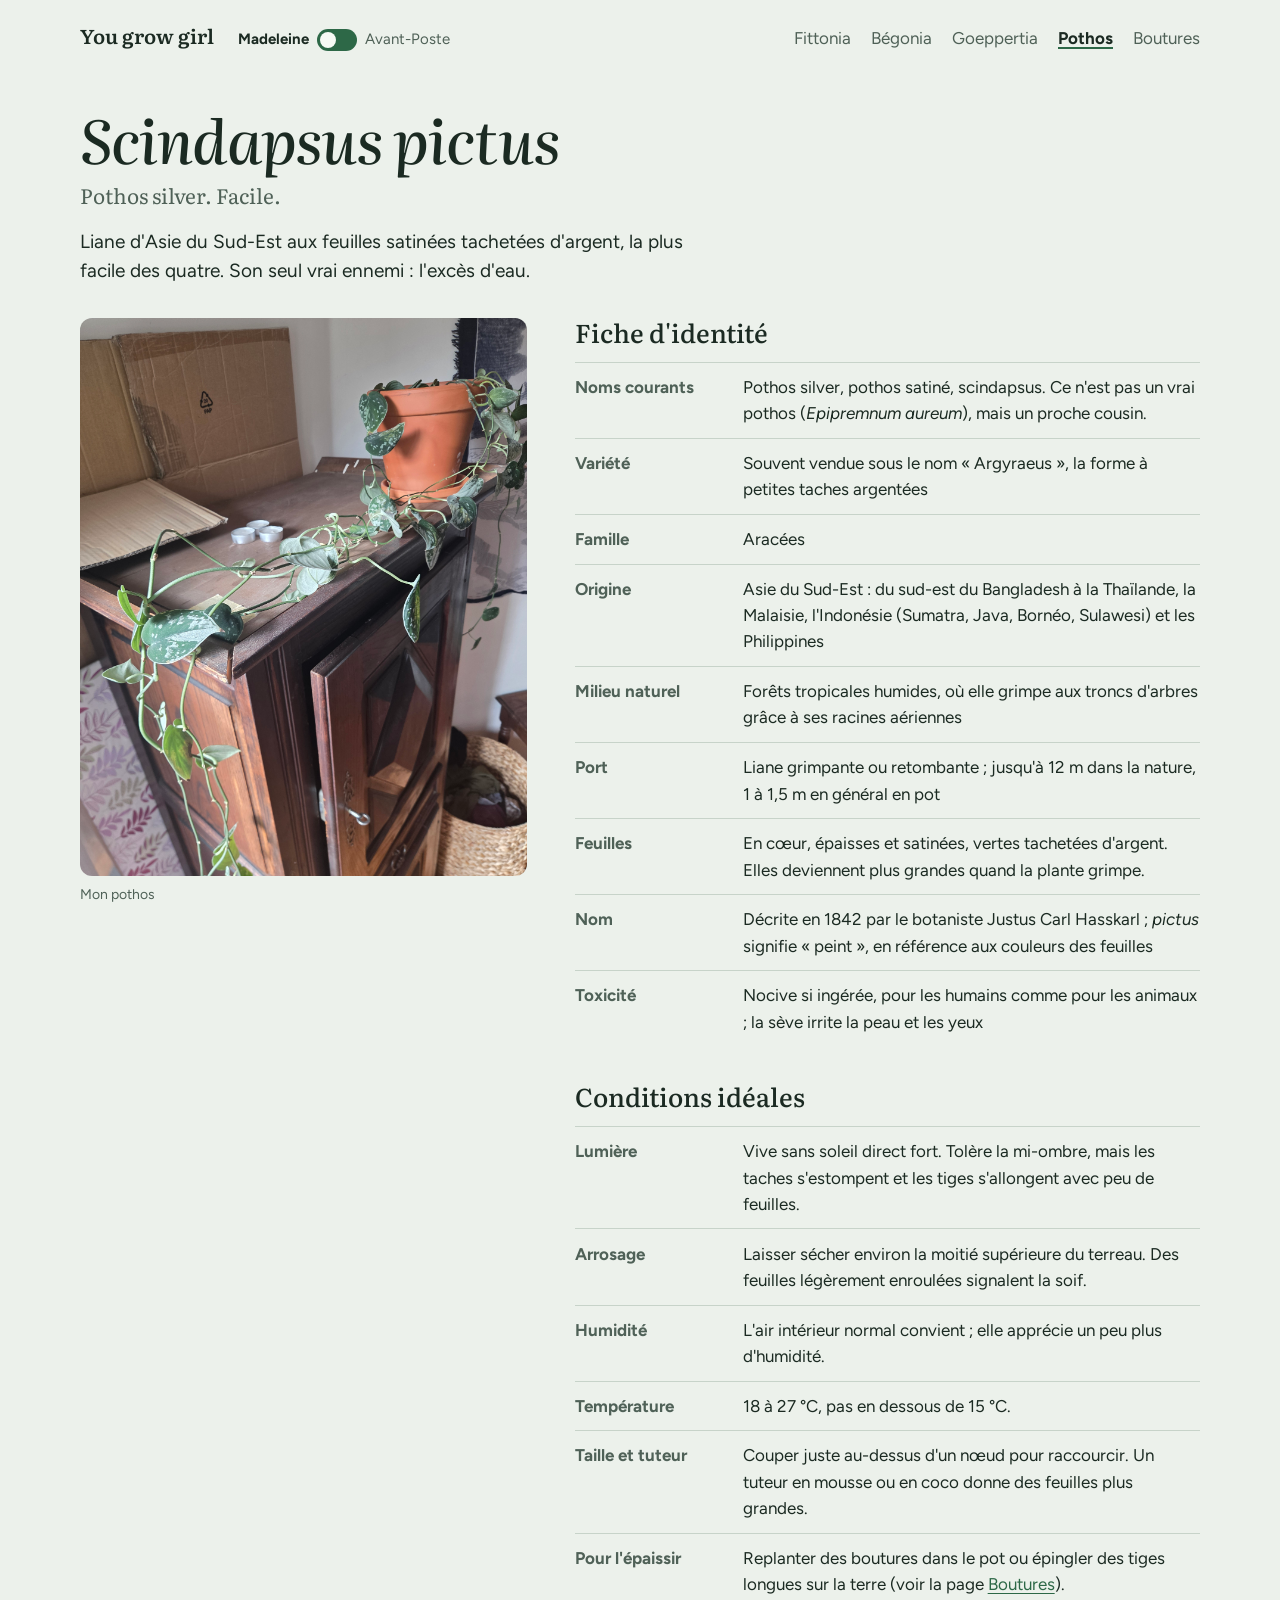
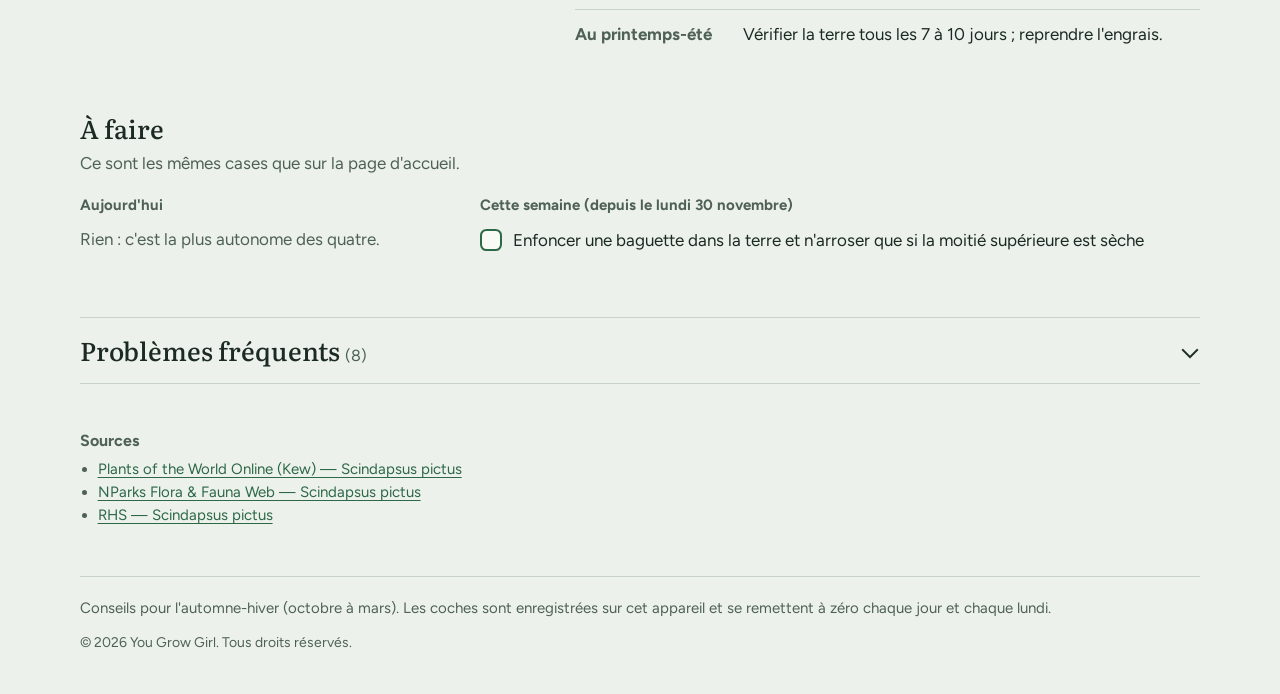
<file: pothos.html>
<!doctype html>
<html lang="fr">
<head>
  <meta charset="utf-8">
  <meta name="viewport" content="width=device-width, initial-scale=1">
  <title>Pothos silver — You grow girl</title>
  <meta name="description" content="Entretien du pothos silver (Scindapsus pictus) : lumière, arrosage, tâches et problèmes fréquents.">
  <link rel="icon" href="favicon.svg" type="image/svg+xml">
  <link rel="preconnect" href="https://fonts.googleapis.com">
  <link rel="preconnect" href="https://fonts.gstatic.com" crossorigin>
  <link rel="stylesheet" href="https://fonts.googleapis.com/css2?family=Figtree:ital,wght@0,400;0,600;0,700;1,400&family=Literata:ital,opsz,wght@0,7..72,400..700;1,7..72,400..700&display=swap">
  <link rel="stylesheet" href="style.css?v=20261126">
</head>
<body>

  <header class="entete conteneur">
    <div class="entete-marque">
      <a class="marque" href="index.html">You grow girl</a>
      <a class="bascule" href="avant-poste/index.html" aria-label="Passer aux plantes de l'Avant-Poste">
        <span class="bascule-nom est-actif">Madeleine</span>
        <span class="bascule-rail" aria-hidden="true"><span class="bascule-bouton"></span></span>
        <span class="bascule-nom">Avant-Poste</span>
      </a>
    </div>
    <nav aria-label="Pages des plantes">
      <ul class="nav-plantes">
        <li><a href="fittonia.html">Fittonia</a></li>
        <li><a href="begonia.html">Bégonia</a></li>
        <li><a href="goeppertia.html">Goeppertia</a></li>
        <li><a href="pothos.html" aria-current="page">Pothos</a></li>
        <li><a href="boutures.html">Boutures</a></li>
      </ul>
    </nav>
  </header>

  <main class="conteneur">

    <div class="titre-plante">
      <h1><i>Scindapsus pictus</i></h1>
      <p class="nom-commun">Pothos silver. Facile.</p>
      <p class="chapeau">Liane d'Asie du Sud-Est aux feuilles satinées tachetées d'argent, la plus facile des quatre. Son seul vrai ennemi : l'excès d'eau.</p>
    </div>

    <div class="plante-haut">

      <!-- Photos -->
      <div class="plante-photos">
        <figure class="photo">
          <div class="cadre" data-vide="Ta photo : images/pothos-moi.jpg">
            <img src="images/pothos-moi.jpg" alt="Mon pothos silver" onerror="this.closest('figure').classList.add('vide');">
          </div>
          <figcaption>Mon pothos</figcaption>
        </figure>
      </div>

      <!-- Fiche d'identité et conditions -->
      <div class="plante-fiche">
        <section aria-labelledby="titre-fiche">
          <h2 id="titre-fiche">Fiche d'identité</h2>
          <dl class="fiche">
            <div><dt>Noms courants</dt><dd>Pothos silver, pothos satiné, scindapsus. Ce n'est pas un vrai pothos (<i>Epipremnum aureum</i>), mais un proche cousin.</dd></div>
            <div><dt>Variété</dt><dd>Souvent vendue sous le nom « Argyraeus », la forme à petites taches argentées</dd></div>
            <div><dt>Famille</dt><dd>Aracées</dd></div>
            <div><dt>Origine</dt><dd>Asie du Sud-Est : du sud-est du Bangladesh à la Thaïlande, la Malaisie, l'Indonésie (Sumatra, Java, Bornéo, Sulawesi) et les Philippines</dd></div>
            <div><dt>Milieu naturel</dt><dd>Forêts tropicales humides, où elle grimpe aux troncs d'arbres grâce à ses racines aériennes</dd></div>
            <div><dt>Port</dt><dd>Liane grimpante ou retombante ; jusqu'à 12 m dans la nature, 1 à 1,5 m en général en pot</dd></div>
            <div><dt>Feuilles</dt><dd>En cœur, épaisses et satinées, vertes tachetées d'argent. Elles deviennent plus grandes quand la plante grimpe.</dd></div>
            <div><dt>Nom</dt><dd>Décrite en 1842 par le botaniste Justus Carl Hasskarl ; <i>pictus</i> signifie « peint », en référence aux couleurs des feuilles</dd></div>
            <div><dt>Toxicité</dt><dd>Nocive si ingérée, pour les humains comme pour les animaux ; la sève irrite la peau et les yeux</dd></div>
          </dl>
        </section>

        <section aria-labelledby="titre-conditions">
          <h2 id="titre-conditions">Conditions idéales</h2>
          <dl class="fiche">
            <div><dt>Lumière</dt><dd>Vive sans soleil direct fort. Tolère la mi-ombre, mais les taches s'estompent et les tiges s'allongent avec peu de feuilles.</dd></div>
            <div><dt>Arrosage</dt><dd>Laisser sécher environ la moitié supérieure du terreau. Des feuilles légèrement enroulées signalent la soif.</dd></div>
            <div><dt>Humidité</dt><dd>L'air intérieur normal convient ; elle apprécie un peu plus d'humidité.</dd></div>
            <div><dt>Température</dt><dd>18 à 27 °C, pas en dessous de 15 °C.</dd></div>
            <div><dt>Taille et tuteur</dt><dd>Couper juste au-dessus d'un nœud pour raccourcir. Un tuteur en mousse ou en coco donne des feuilles plus grandes.</dd></div>
            <div><dt>Pour l'épaissir</dt><dd>Replanter des boutures dans le pot ou épingler des tiges longues sur la terre (voir la page <a href="boutures.html">Boutures</a>).</dd></div>
            <div><dt>Au printemps-été</dt><dd>Vérifier la terre tous les 7 à 10 jours ; reprendre l'engrais.</dd></div>
          </dl>
        </section>
      </div>
    </div>

    <!-- Todo list -->
    <section class="section" aria-labelledby="titre-a-faire">
      <h2 id="titre-a-faire">À faire</h2>
      <p class="section-note">Ce sont les mêmes cases que sur la page d'accueil.</p>
      <p class="alerte-stockage" data-alerte-stockage hidden>Ce navigateur n'enregistre pas les coches.</p>
      <div class="colonnes-taches" data-taches="pothos" data-niveau="3"></div>
    </section>

    <!-- Problèmes fréquents -->
    <details class="problemes">
      <summary>
        <h2>Problèmes fréquents <span class="problemes-compte">(8)</span></h2>
        <span class="chevron" aria-hidden="true"></span>
      </summary>
      <div class="problemes-liste">
        <article class="probleme">
          <h3>Feuilles enroulées sur elles-mêmes, un peu molles</h3>
          <p><span class="etiquette">Cause probable :</span> soif.</p>
          <p><span class="etiquette">Que faire :</span> arroser franchement jusqu'à ce que l'eau s'écoule, puis vider la soucoupe.</p>
        </article>
        <article class="probleme">
          <h3>Feuilles jaunes, terre humide</h3>
          <p><span class="etiquette">Cause probable :</span> excès d'eau.</p>
          <p><span class="etiquette">Que faire :</span> espacer les arrosages, vérifier le drainage.</p>
        </article>
        <article class="probleme">
          <h3>Base des tiges noire, odeur de pourri</h3>
          <p><span class="etiquette">Cause probable :</span> pourriture des racines.</p>
          <p><span class="etiquette">Que faire :</span> couper les racines et tiges pourries, rempoter en terreau sain, bouturer les parties saines par sécurité.</p>
        </article>
        <article class="probleme">
          <h3>Bords bruns et croustillants</h3>
          <p><span class="etiquette">Cause probable :</span> soif prolongée ou air très sec.</p>
          <p><span class="etiquette">Que faire :</span> ne pas laisser sécher la terre entièrement, éloigner du radiateur.</p>
        </article>
        <article class="probleme">
          <h3>Tiges longues et fines, feuilles espacées et petites, taches qui s'estompent</h3>
          <p><span class="etiquette">Cause probable :</span> manque de lumière.</p>
          <p><span class="etiquette">Que faire :</span> rapprocher de la lumière ; tailler et replanter les boutures pour l'épaissir.</p>
        </article>
        <article class="probleme">
          <h3>Taches décolorées ou brunes sur la face exposée</h3>
          <p><span class="etiquette">Cause probable :</span> soleil direct fort.</p>
          <p><span class="etiquette">Que faire :</span> reculer de la vitre ou filtrer avec un voilage.</p>
        </article>
        <article class="probleme">
          <h3>Taches brunes ou noires après une aération</h3>
          <p><span class="etiquette">Cause probable :</span> coup de froid (moins de 15 °C).</p>
          <p><span class="etiquette">Que faire :</span> éloigner des fenêtres ouvertes en hiver.</p>
        </article>
        <article class="probleme">
          <h3>Petits amas blancs cotonneux</h3>
          <p><span class="etiquette">Cause probable :</span> cochenilles farineuses.</p>
          <p><span class="etiquette">Que faire :</span> isoler, retirer avec un coton-tige imbibé d'alcool à 70°, recommencer chaque semaine.</p>
        </article>
      </div>
    </details>

    <section class="sources" aria-labelledby="titre-sources">
      <h2 id="titre-sources">Sources</h2>
      <ul>
        <li><a href="https://powo.science.kew.org/taxon/urn:lsid:ipni.org:names:88905-1">Plants of the World Online (Kew) — Scindapsus pictus</a></li>
        <li><a href="https://www.nparks.gov.sg/florafaunaweb/flora/6/0/6027">NParks Flora &amp; Fauna Web — Scindapsus pictus</a></li>
        <li><a href="https://www.rhs.org.uk/plants/93929/scindapsus-pictus-v/details">RHS — Scindapsus pictus</a></li>
      </ul>
    </section>

    <footer class="pied">
      <p>Conseils pour l'automne-hiver (octobre à mars). Les coches sont enregistrées sur cet appareil
      et se remettent à zéro chaque jour et chaque lundi.</p>
      <p class="copyright">© 2026 You Grow Girl. Tous droits réservés.</p>
    </footer>
  </main>

  <script src="taches.js?v=20261126"></script>
  <script src="app.js?v=20261126"></script>
</body>
</html>
</file>
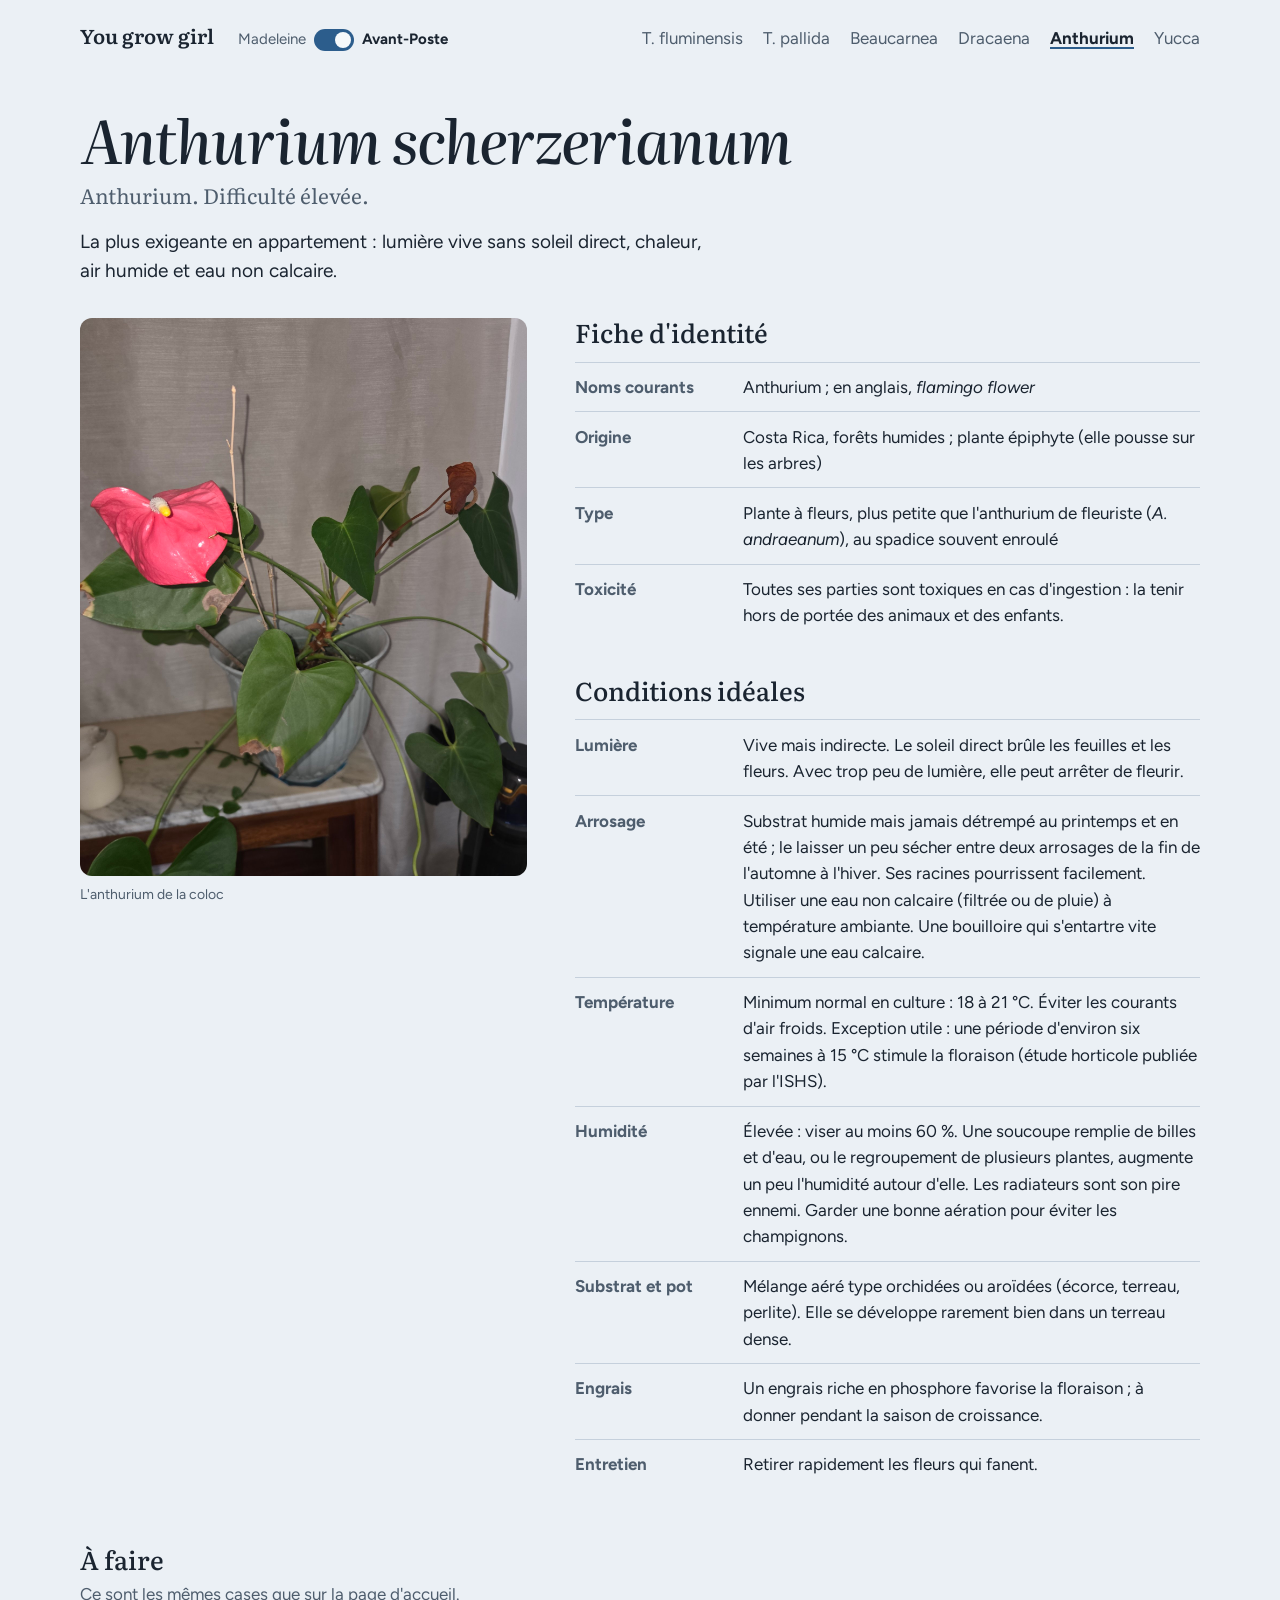
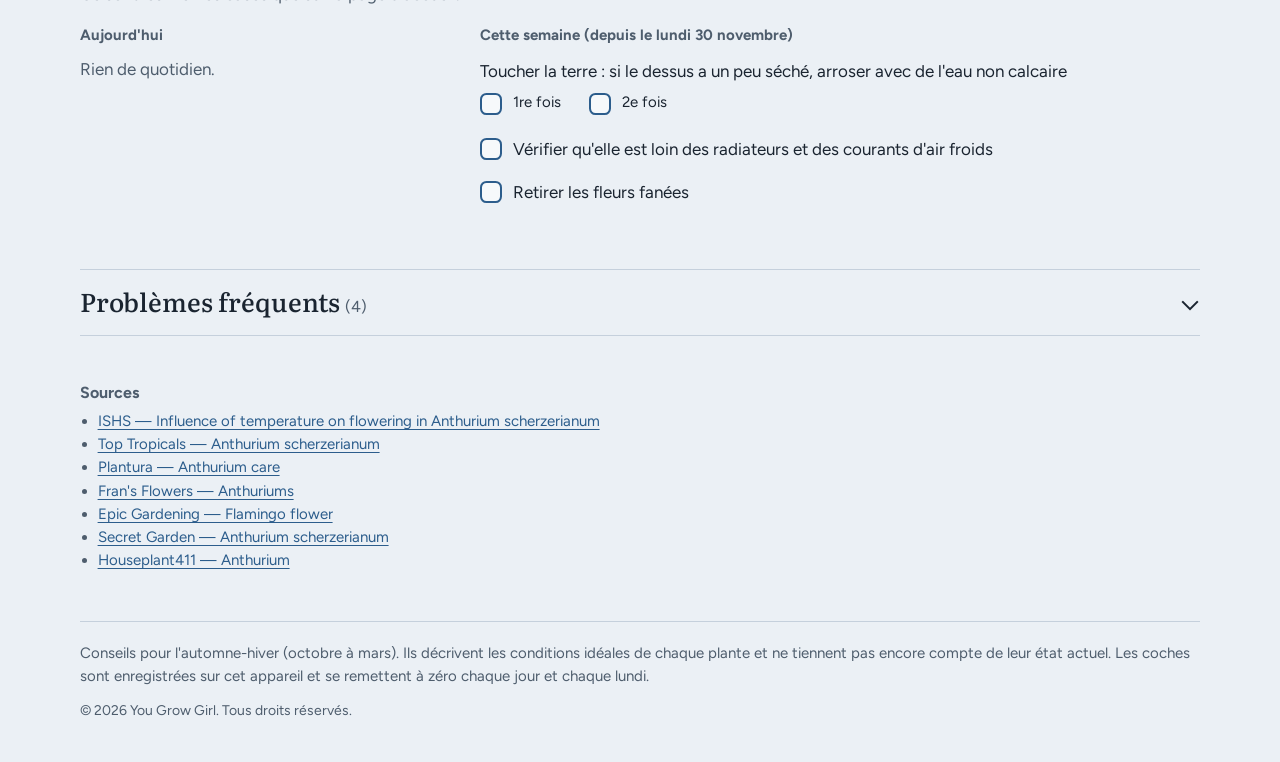
<file: avant-poste/anthurium.html>
<!doctype html>
<html lang="fr" data-version="avant-poste">
<head>
  <meta charset="utf-8">
  <meta name="viewport" content="width=device-width, initial-scale=1">
  <title>Anthurium scherzerianum — Avant-Poste — You grow girl</title>
  <meta name="description" content="Entretien de Anthurium scherzerianum à l'Avant-Poste : lumière, arrosage, tâches et problèmes fréquents.">
  <link rel="icon" href="favicon.svg" type="image/svg+xml">
  <link rel="preconnect" href="https://fonts.googleapis.com">
  <link rel="preconnect" href="https://fonts.gstatic.com" crossorigin>
  <link rel="stylesheet" href="https://fonts.googleapis.com/css2?family=Figtree:ital,wght@0,400;0,600;0,700;1,400&amp;family=Literata:ital,opsz,wght@0,7..72,400..700;1,7..72,400..700&amp;display=swap">
  <link rel="stylesheet" href="../style.css?v=20261126">
</head>
<body>

  <header class="entete conteneur">
    <div class="entete-marque">
      <a class="marque" href="index.html">You grow girl</a>
      <a class="bascule" href="../index.html" aria-label="Passer aux plantes de Madeleine">
        <span class="bascule-nom">Madeleine</span>
        <span class="bascule-rail" aria-hidden="true"><span class="bascule-bouton"></span></span>
        <span class="bascule-nom est-actif">Avant-Poste</span>
      </a>
    </div>
    <nav aria-label="Pages des plantes de l'Avant-Poste">
      <ul class="nav-plantes">
        <li><a href="tradescantia-fluminensis.html">T. fluminensis</a></li>
        <li><a href="tradescantia-pallida.html">T. pallida</a></li>
        <li><a href="beaucarnea.html">Beaucarnea</a></li>
        <li><a href="dracaena.html">Dracaena</a></li>
        <li><a href="anthurium.html" aria-current="page">Anthurium</a></li>
        <li><a href="yucca.html">Yucca</a></li>
      </ul>
    </nav>
  </header>

  <main class="conteneur">

    <div class="titre-plante">
      <h1><i>Anthurium scherzerianum</i></h1>
      <p class="nom-commun">Anthurium. Difficulté élevée.</p>
      <p class="chapeau">La plus exigeante en appartement : lumière vive sans soleil direct, chaleur, air humide et eau non calcaire.</p>
    </div>

    <div class="plante-haut">

      <!-- Photo -->
      <div class="plante-photos">
        <figure class="photo">
          <div class="cadre" data-vide="Photo à ajouter : avant-poste/images/anthurium.jpg">
            <img src="images/anthurium.jpg" alt="L'anthurium de la coloc" onerror="this.closest('figure').classList.add('vide');">
          </div>
          <figcaption>L'anthurium de la coloc</figcaption>
        </figure>
      </div>

      <!-- Fiche d'identité et conditions -->
      <div class="plante-fiche">
        <section aria-labelledby="titre-fiche">
          <h2 id="titre-fiche">Fiche d'identité</h2>
          <dl class="fiche">
            <div><dt>Noms courants</dt><dd>Anthurium ; en anglais, <i>flamingo flower</i></dd></div>
            <div><dt>Origine</dt><dd>Costa Rica, forêts humides ; plante épiphyte (elle pousse sur les arbres)</dd></div>
            <div><dt>Type</dt><dd>Plante à fleurs, plus petite que l'anthurium de fleuriste (<i>A. andraeanum</i>), au spadice souvent enroulé</dd></div>
            <div><dt>Toxicité</dt><dd>Toutes ses parties sont toxiques en cas d'ingestion : la tenir hors de portée des animaux et des enfants.</dd></div>
          </dl>
        </section>

        <section aria-labelledby="titre-conditions">
          <h2 id="titre-conditions">Conditions idéales</h2>
          <dl class="fiche">
            <div><dt>Lumière</dt><dd>Vive mais indirecte. Le soleil direct brûle les feuilles et les fleurs. Avec trop peu de lumière, elle peut arrêter de fleurir.</dd></div>
            <div><dt>Arrosage</dt><dd>Substrat humide mais jamais détrempé au printemps et en été ; le laisser un peu sécher entre deux arrosages de la fin de l'automne à l'hiver. Ses racines pourrissent facilement. Utiliser une eau non calcaire (filtrée ou de pluie) à température ambiante. Une bouilloire qui s'entartre vite signale une eau calcaire.</dd></div>
            <div><dt>Température</dt><dd>Minimum normal en culture : 18 à 21 °C. Éviter les courants d'air froids. Exception utile : une période d'environ six semaines à 15 °C stimule la floraison (étude horticole publiée par l'ISHS).</dd></div>
            <div><dt>Humidité</dt><dd>Élevée : viser au moins 60 %. Une soucoupe remplie de billes et d'eau, ou le regroupement de plusieurs plantes, augmente un peu l'humidité autour d'elle. Les radiateurs sont son pire ennemi. Garder une bonne aération pour éviter les champignons.</dd></div>
            <div><dt>Substrat et pot</dt><dd>Mélange aéré type orchidées ou aroïdées (écorce, terreau, perlite). Elle se développe rarement bien dans un terreau dense.</dd></div>
            <div><dt>Engrais</dt><dd>Un engrais riche en phosphore favorise la floraison ; à donner pendant la saison de croissance.</dd></div>
            <div><dt>Entretien</dt><dd>Retirer rapidement les fleurs qui fanent.</dd></div>
          </dl>
        </section>
      </div>
    </div>

    <!-- Todo list -->
    <section class="section" aria-labelledby="titre-a-faire">
      <h2 id="titre-a-faire">À faire</h2>
      <p class="section-note">Ce sont les mêmes cases que sur la page d'accueil.</p>
      <p class="alerte-stockage" data-alerte-stockage hidden>Ce navigateur n'enregistre pas les coches.</p>
      <div class="colonnes-taches" data-taches="anthurium" data-niveau="3"></div>
    </section>

    <!-- Problèmes fréquents -->
    <details class="problemes">
      <summary>
        <h2>Problèmes fréquents <span class="problemes-compte">(4)</span></h2>
        <span class="chevron" aria-hidden="true"></span>
      </summary>
      <div class="problemes-liste">
        <article class="probleme">
          <h3>Pas de fleurs</h3>
          <p><span class="etiquette">Cause probable :</span> manque de lumière, ou absence de période plus fraîche.</p>
          <p><span class="etiquette">Que faire :</span> lui donner une lumière vive sans soleil direct. Une période d'environ six semaines vers 15 °C stimule la floraison.</p>
        </article>
        <article class="probleme">
          <h3>Feuilles qui brunissent ou s'enroulent</h3>
          <p><span class="etiquette">Cause probable :</span> air trop sec.</p>
          <p><span class="etiquette">Que faire :</span> l'éloigner des radiateurs, remplir d'eau une soucoupe de billes ou la regrouper avec d'autres plantes.</p>
        </article>
        <article class="probleme">
          <h3>Feuilles ou fleurs brûlées</h3>
          <p><span class="etiquette">Cause probable :</span> soleil direct.</p>
          <p><span class="etiquette">Que faire :</span> la mettre en lumière vive mais indirecte.</p>
        </article>
        <article class="probleme">
          <h3>Plante qui flétrit malgré un substrat humide</h3>
          <p><span class="etiquette">Cause probable :</span> racines abîmées par l'excès d'eau.</p>
          <p><span class="etiquette">Que faire :</span> laisser le substrat sécher un peu entre deux arrosages, et vérifier qu'il est aéré et que le pot est percé.</p>
        </article>
      </div>
    </details>

    <section class="sources" aria-labelledby="titre-sources">
      <h2 id="titre-sources">Sources</h2>
      <ul>
        <li><a href="https://ishs.org/ishs-article/31_8/">ISHS — Influence of temperature on flowering in Anthurium scherzerianum</a></li>
        <li><a href="https://toptropicals.com/catalog/uid/Anthurium_scherzerianum.htm">Top Tropicals — Anthurium scherzerianum</a></li>
        <li><a href="https://plantura.garden/uk/houseplants/anthurium/anthurium-overview">Plantura — Anthurium care</a></li>
        <li><a href="https://frans-flowers.com/2021/01/06/houseplant-of-the-month-anthuriums/">Fran's Flowers — Anthuriums</a></li>
        <li><a href="https://www.epicgardening.com/anthurium-care-flamingo-flower/">Epic Gardening — Flamingo flower</a></li>
        <li><a href="https://secretgarden.ro/en/products/anthurium-scherzerianum-spotted-xl">Secret Garden — Anthurium scherzerianum</a></li>
        <li><a href="https://houseplant411.com/?p=64159">Houseplant411 — Anthurium</a></li>
      </ul>
    </section>

    <footer class="pied">
      <p>Conseils pour l'automne-hiver (octobre à mars). Ils décrivent les conditions idéales de chaque plante
      et ne tiennent pas encore compte de leur état actuel. Les coches sont enregistrées sur cet appareil
      et se remettent à zéro chaque jour et chaque lundi.</p>
      <p class="copyright">© 2026 You Grow Girl. Tous droits réservés.</p>
    </footer>
  </main>

  <script src="taches.js?v=20261126"></script>
  <script src="../app.js?v=20261126"></script>
</body>
</html>
</file>
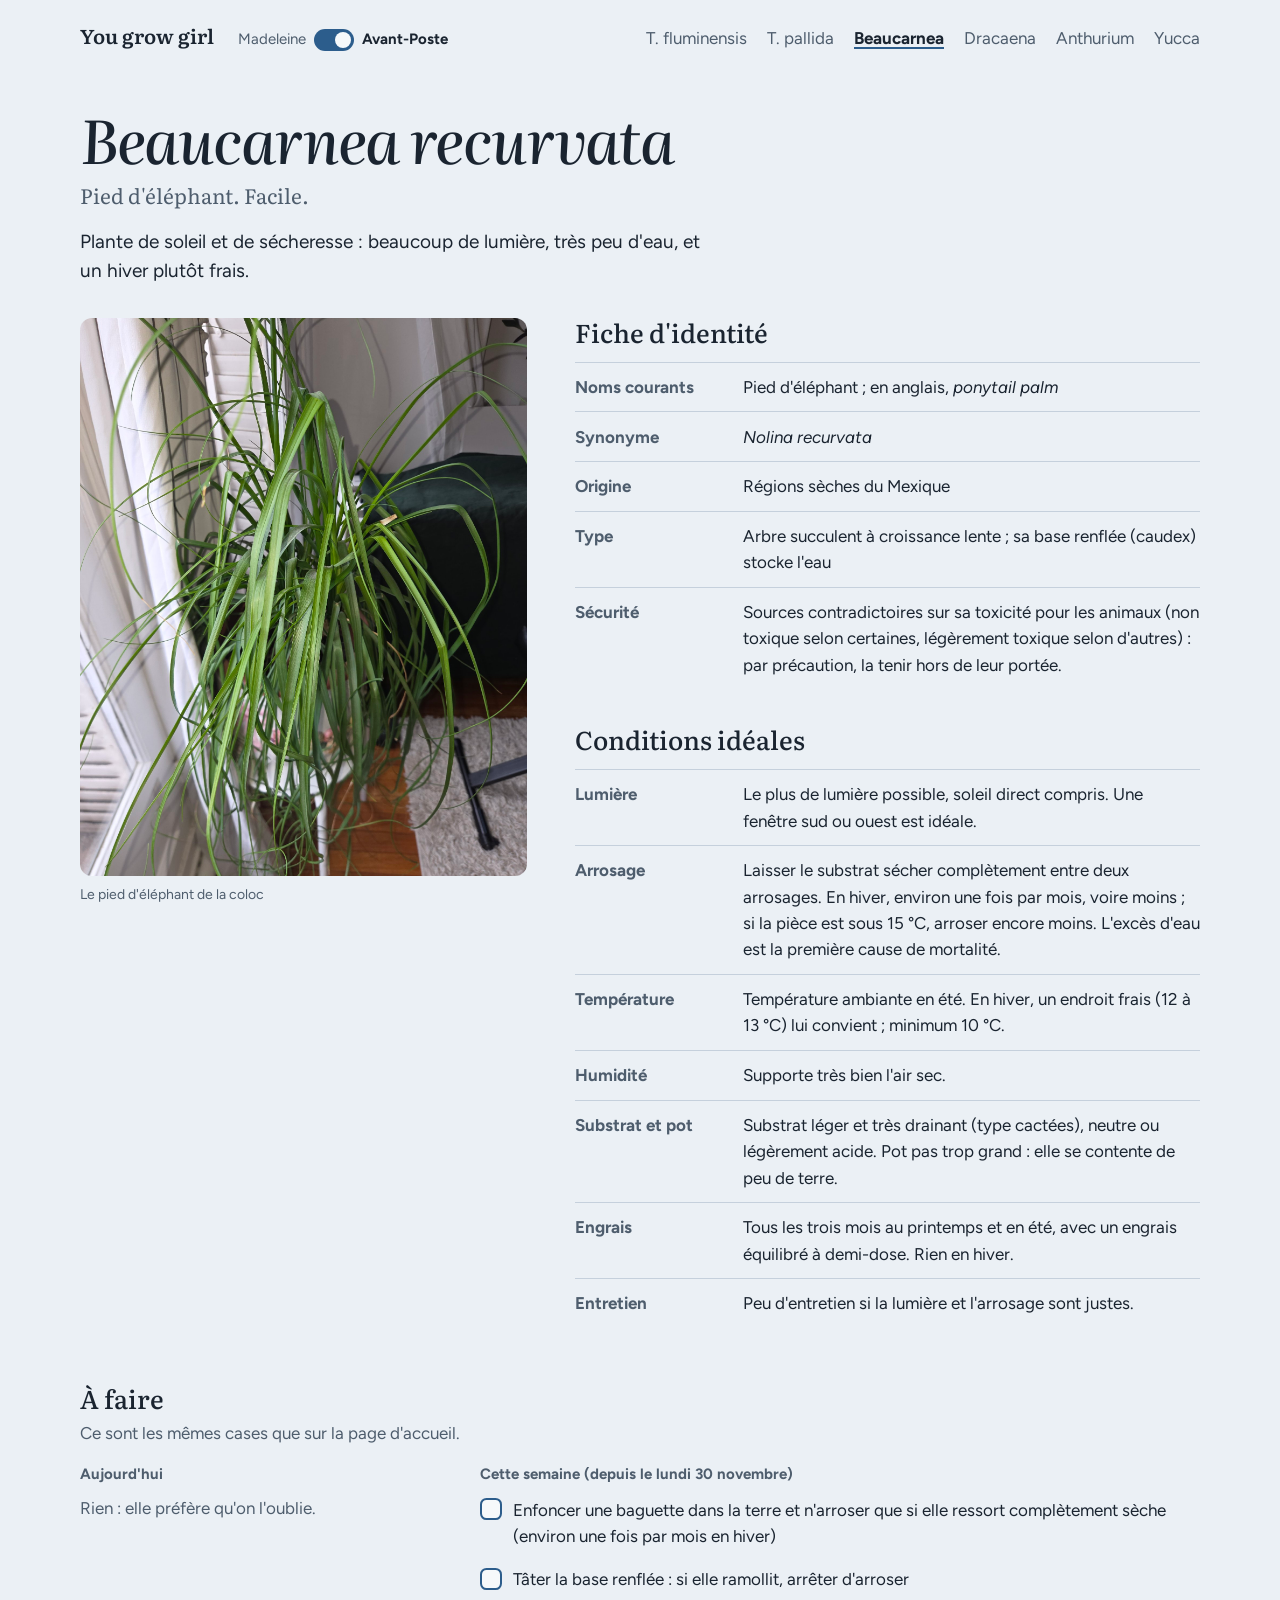
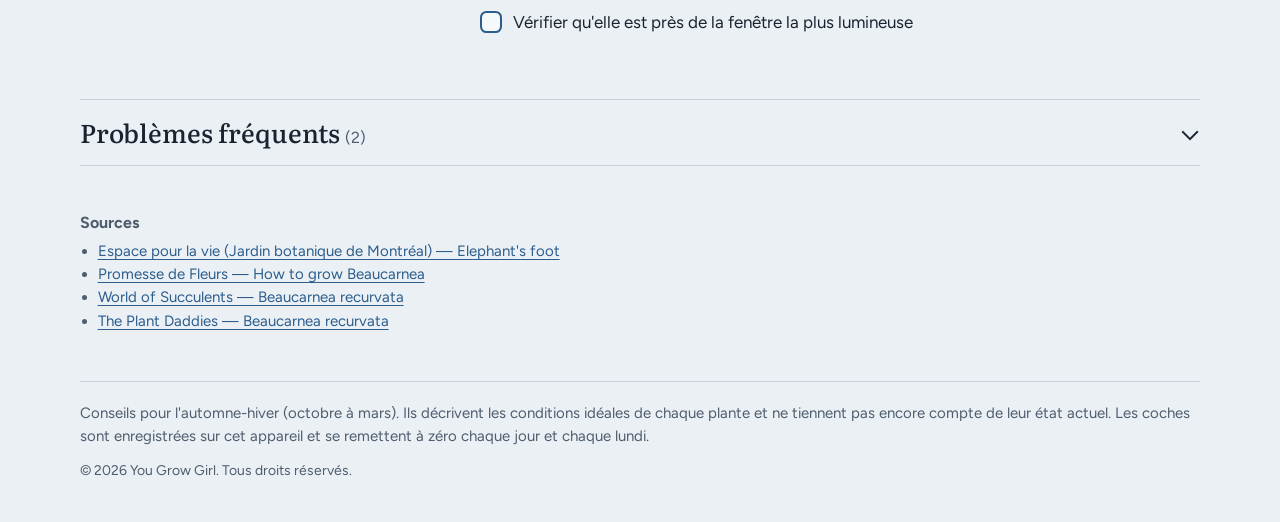
<file: avant-poste/beaucarnea.html>
<!doctype html>
<html lang="fr" data-version="avant-poste">
<head>
  <meta charset="utf-8">
  <meta name="viewport" content="width=device-width, initial-scale=1">
  <title>Beaucarnea recurvata — Avant-Poste — You grow girl</title>
  <meta name="description" content="Entretien de Beaucarnea recurvata à l'Avant-Poste : lumière, arrosage, tâches et problèmes fréquents.">
  <link rel="icon" href="favicon.svg" type="image/svg+xml">
  <link rel="preconnect" href="https://fonts.googleapis.com">
  <link rel="preconnect" href="https://fonts.gstatic.com" crossorigin>
  <link rel="stylesheet" href="https://fonts.googleapis.com/css2?family=Figtree:ital,wght@0,400;0,600;0,700;1,400&amp;family=Literata:ital,opsz,wght@0,7..72,400..700;1,7..72,400..700&amp;display=swap">
  <link rel="stylesheet" href="../style.css?v=20261126">
</head>
<body>

  <header class="entete conteneur">
    <div class="entete-marque">
      <a class="marque" href="index.html">You grow girl</a>
      <a class="bascule" href="../index.html" aria-label="Passer aux plantes de Madeleine">
        <span class="bascule-nom">Madeleine</span>
        <span class="bascule-rail" aria-hidden="true"><span class="bascule-bouton"></span></span>
        <span class="bascule-nom est-actif">Avant-Poste</span>
      </a>
    </div>
    <nav aria-label="Pages des plantes de l'Avant-Poste">
      <ul class="nav-plantes">
        <li><a href="tradescantia-fluminensis.html">T. fluminensis</a></li>
        <li><a href="tradescantia-pallida.html">T. pallida</a></li>
        <li><a href="beaucarnea.html" aria-current="page">Beaucarnea</a></li>
        <li><a href="dracaena.html">Dracaena</a></li>
        <li><a href="anthurium.html">Anthurium</a></li>
        <li><a href="yucca.html">Yucca</a></li>
      </ul>
    </nav>
  </header>

  <main class="conteneur">

    <div class="titre-plante">
      <h1><i>Beaucarnea recurvata</i></h1>
      <p class="nom-commun">Pied d'éléphant. Facile.</p>
      <p class="chapeau">Plante de soleil et de sécheresse : beaucoup de lumière, très peu d'eau, et un hiver plutôt frais.</p>
    </div>

    <div class="plante-haut">

      <!-- Photo -->
      <div class="plante-photos">
        <figure class="photo">
          <div class="cadre" data-vide="Photo à ajouter : avant-poste/images/beaucarnea.jpg">
            <img src="images/beaucarnea.jpg" alt="Le pied d'éléphant de la coloc" onerror="this.closest('figure').classList.add('vide');">
          </div>
          <figcaption>Le pied d'éléphant de la coloc</figcaption>
        </figure>
      </div>

      <!-- Fiche d'identité et conditions -->
      <div class="plante-fiche">
        <section aria-labelledby="titre-fiche">
          <h2 id="titre-fiche">Fiche d'identité</h2>
          <dl class="fiche">
            <div><dt>Noms courants</dt><dd>Pied d'éléphant ; en anglais, <i>ponytail palm</i></dd></div>
            <div><dt>Synonyme</dt><dd><i>Nolina recurvata</i></dd></div>
            <div><dt>Origine</dt><dd>Régions sèches du Mexique</dd></div>
            <div><dt>Type</dt><dd>Arbre succulent à croissance lente ; sa base renflée (caudex) stocke l'eau</dd></div>
            <div><dt>Sécurité</dt><dd>Sources contradictoires sur sa toxicité pour les animaux (non toxique selon certaines, légèrement toxique selon d'autres) : par précaution, la tenir hors de leur portée.</dd></div>
          </dl>
        </section>

        <section aria-labelledby="titre-conditions">
          <h2 id="titre-conditions">Conditions idéales</h2>
          <dl class="fiche">
            <div><dt>Lumière</dt><dd>Le plus de lumière possible, soleil direct compris. Une fenêtre sud ou ouest est idéale.</dd></div>
            <div><dt>Arrosage</dt><dd>Laisser le substrat sécher complètement entre deux arrosages. En hiver, environ une fois par mois, voire moins ; si la pièce est sous 15 °C, arroser encore moins. L'excès d'eau est la première cause de mortalité.</dd></div>
            <div><dt>Température</dt><dd>Température ambiante en été. En hiver, un endroit frais (12 à 13 °C) lui convient ; minimum 10 °C.</dd></div>
            <div><dt>Humidité</dt><dd>Supporte très bien l'air sec.</dd></div>
            <div><dt>Substrat et pot</dt><dd>Substrat léger et très drainant (type cactées), neutre ou légèrement acide. Pot pas trop grand : elle se contente de peu de terre.</dd></div>
            <div><dt>Engrais</dt><dd>Tous les trois mois au printemps et en été, avec un engrais équilibré à demi-dose. Rien en hiver.</dd></div>
            <div><dt>Entretien</dt><dd>Peu d'entretien si la lumière et l'arrosage sont justes.</dd></div>
          </dl>
        </section>
      </div>
    </div>

    <!-- Todo list -->
    <section class="section" aria-labelledby="titre-a-faire">
      <h2 id="titre-a-faire">À faire</h2>
      <p class="section-note">Ce sont les mêmes cases que sur la page d'accueil.</p>
      <p class="alerte-stockage" data-alerte-stockage hidden>Ce navigateur n'enregistre pas les coches.</p>
      <div class="colonnes-taches" data-taches="beaucarnea" data-niveau="3"></div>
    </section>

    <!-- Problèmes fréquents -->
    <details class="problemes">
      <summary>
        <h2>Problèmes fréquents <span class="problemes-compte">(2)</span></h2>
        <span class="chevron" aria-hidden="true"></span>
      </summary>
      <div class="problemes-liste">
        <article class="probleme">
          <h3>Base renflée qui ramollit</h3>
          <p><span class="etiquette">Cause probable :</span> excès d'eau et pourriture.</p>
          <p><span class="etiquette">Que faire :</span> arrêter d'arroser.</p>
        </article>
        <article class="probleme">
          <h3>Quelques pointes brunes sur les vieilles feuilles</h3>
          <p><span class="etiquette">Cause probable :</span> phénomène courant, pas alarmant à lui seul.</p>
          <p><span class="etiquette">Que faire :</span> rien de particulier si c'est le seul symptôme.</p>
        </article>
      </div>
    </details>

    <section class="sources" aria-labelledby="titre-sources">
      <h2 id="titre-sources">Sources</h2>
      <ul>
        <li><a href="https://espacepourlavie.ca/en/green-pages/elephants-foot">Espace pour la vie (Jardin botanique de Montréal) — Elephant's foot</a></li>
        <li><a href="https://www.promessedefleurs.ie/gardening-tips/advicesheet/how-to-grow-beaucarnea-or-elephant-s-foot/">Promesse de Fleurs — How to grow Beaucarnea</a></li>
        <li><a href="https://worldofsucculents.com/beaucarnea-recurvata">World of Succulents — Beaucarnea recurvata</a></li>
        <li><a href="https://www.theplantdaddies.com/blogs/plant-care/how-to-care-for-your-beaucarnea-recurvata-ponytail-palm">The Plant Daddies — Beaucarnea recurvata</a></li>
      </ul>
    </section>

    <footer class="pied">
      <p>Conseils pour l'automne-hiver (octobre à mars). Ils décrivent les conditions idéales de chaque plante
      et ne tiennent pas encore compte de leur état actuel. Les coches sont enregistrées sur cet appareil
      et se remettent à zéro chaque jour et chaque lundi.</p>
      <p class="copyright">© 2026 You Grow Girl. Tous droits réservés.</p>
    </footer>
  </main>

  <script src="taches.js?v=20261126"></script>
  <script src="../app.js?v=20261126"></script>
</body>
</html>
</file>
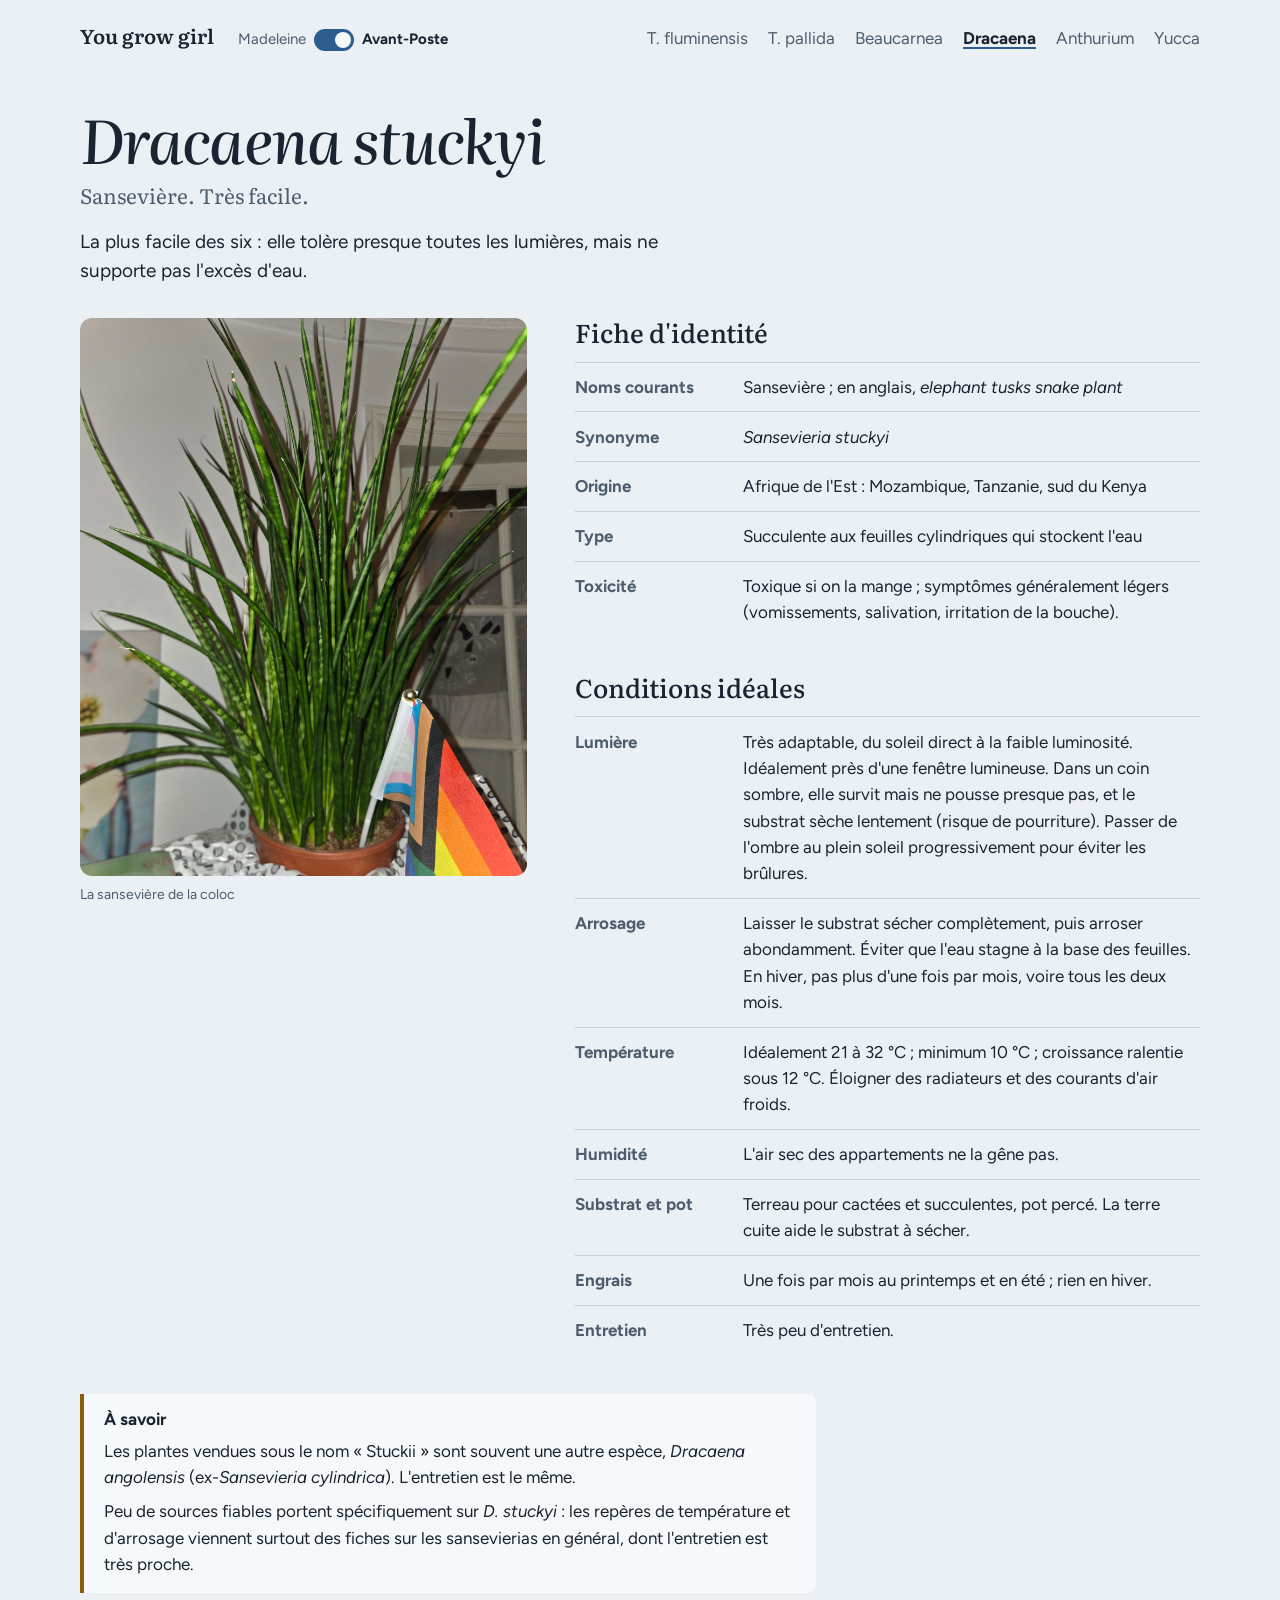
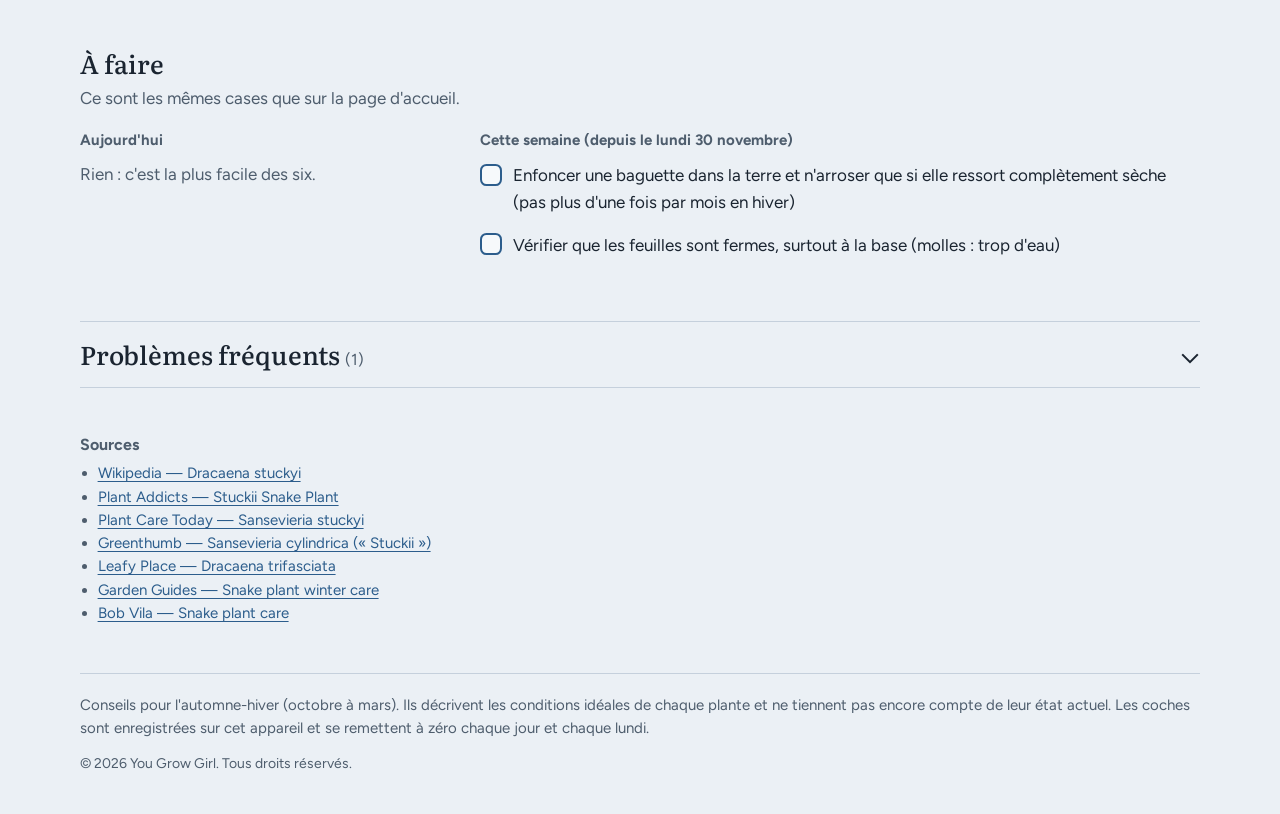
<file: avant-poste/dracaena.html>
<!doctype html>
<html lang="fr" data-version="avant-poste">
<head>
  <meta charset="utf-8">
  <meta name="viewport" content="width=device-width, initial-scale=1">
  <title>Dracaena stuckyi — Avant-Poste — You grow girl</title>
  <meta name="description" content="Entretien de Dracaena stuckyi à l'Avant-Poste : lumière, arrosage, tâches et problèmes fréquents.">
  <link rel="icon" href="favicon.svg" type="image/svg+xml">
  <link rel="preconnect" href="https://fonts.googleapis.com">
  <link rel="preconnect" href="https://fonts.gstatic.com" crossorigin>
  <link rel="stylesheet" href="https://fonts.googleapis.com/css2?family=Figtree:ital,wght@0,400;0,600;0,700;1,400&amp;family=Literata:ital,opsz,wght@0,7..72,400..700;1,7..72,400..700&amp;display=swap">
  <link rel="stylesheet" href="../style.css?v=20261126">
</head>
<body>

  <header class="entete conteneur">
    <div class="entete-marque">
      <a class="marque" href="index.html">You grow girl</a>
      <a class="bascule" href="../index.html" aria-label="Passer aux plantes de Madeleine">
        <span class="bascule-nom">Madeleine</span>
        <span class="bascule-rail" aria-hidden="true"><span class="bascule-bouton"></span></span>
        <span class="bascule-nom est-actif">Avant-Poste</span>
      </a>
    </div>
    <nav aria-label="Pages des plantes de l'Avant-Poste">
      <ul class="nav-plantes">
        <li><a href="tradescantia-fluminensis.html">T. fluminensis</a></li>
        <li><a href="tradescantia-pallida.html">T. pallida</a></li>
        <li><a href="beaucarnea.html">Beaucarnea</a></li>
        <li><a href="dracaena.html" aria-current="page">Dracaena</a></li>
        <li><a href="anthurium.html">Anthurium</a></li>
        <li><a href="yucca.html">Yucca</a></li>
      </ul>
    </nav>
  </header>

  <main class="conteneur">

    <div class="titre-plante">
      <h1><i>Dracaena stuckyi</i></h1>
      <p class="nom-commun">Sansevière. Très facile.</p>
      <p class="chapeau">La plus facile des six : elle tolère presque toutes les lumières, mais ne supporte pas l'excès d'eau.</p>
    </div>

    <div class="plante-haut">

      <!-- Photo -->
      <div class="plante-photos">
        <figure class="photo">
          <div class="cadre" data-vide="Photo à ajouter : avant-poste/images/dracaena.jpg">
            <img src="images/dracaena.jpg" alt="La sansevière de la coloc" onerror="this.closest('figure').classList.add('vide');">
          </div>
          <figcaption>La sansevière de la coloc</figcaption>
        </figure>
      </div>

      <!-- Fiche d'identité et conditions -->
      <div class="plante-fiche">
        <section aria-labelledby="titre-fiche">
          <h2 id="titre-fiche">Fiche d'identité</h2>
          <dl class="fiche">
            <div><dt>Noms courants</dt><dd>Sansevière ; en anglais, <i>elephant tusks snake plant</i></dd></div>
            <div><dt>Synonyme</dt><dd><i>Sansevieria stuckyi</i></dd></div>
            <div><dt>Origine</dt><dd>Afrique de l'Est : Mozambique, Tanzanie, sud du Kenya</dd></div>
            <div><dt>Type</dt><dd>Succulente aux feuilles cylindriques qui stockent l'eau</dd></div>
            <div><dt>Toxicité</dt><dd>Toxique si on la mange ; symptômes généralement légers (vomissements, salivation, irritation de la bouche).</dd></div>
          </dl>
        </section>

        <section aria-labelledby="titre-conditions">
          <h2 id="titre-conditions">Conditions idéales</h2>
          <dl class="fiche">
            <div><dt>Lumière</dt><dd>Très adaptable, du soleil direct à la faible luminosité. Idéalement près d'une fenêtre lumineuse. Dans un coin sombre, elle survit mais ne pousse presque pas, et le substrat sèche lentement (risque de pourriture). Passer de l'ombre au plein soleil progressivement pour éviter les brûlures.</dd></div>
            <div><dt>Arrosage</dt><dd>Laisser le substrat sécher complètement, puis arroser abondamment. Éviter que l'eau stagne à la base des feuilles. En hiver, pas plus d'une fois par mois, voire tous les deux mois.</dd></div>
            <div><dt>Température</dt><dd>Idéalement 21 à 32 °C ; minimum 10 °C ; croissance ralentie sous 12 °C. Éloigner des radiateurs et des courants d'air froids.</dd></div>
            <div><dt>Humidité</dt><dd>L'air sec des appartements ne la gêne pas.</dd></div>
            <div><dt>Substrat et pot</dt><dd>Terreau pour cactées et succulentes, pot percé. La terre cuite aide le substrat à sécher.</dd></div>
            <div><dt>Engrais</dt><dd>Une fois par mois au printemps et en été ; rien en hiver.</dd></div>
            <div><dt>Entretien</dt><dd>Très peu d'entretien.</dd></div>
          </dl>
        </section>
      </div>
    </div>

    <!-- À savoir -->
    <aside class="note" aria-labelledby="titre-note">
      <h2 id="titre-note">À savoir</h2>
      <p>Les plantes vendues sous le nom « Stuckii » sont souvent une autre espèce, <i>Dracaena angolensis</i> (ex-<i>Sansevieria cylindrica</i>). L'entretien est le même.</p>
      <p>Peu de sources fiables portent spécifiquement sur <i>D. stuckyi</i> : les repères de température et d'arrosage viennent surtout des fiches sur les sansevierias en général, dont l'entretien est très proche.</p>
    </aside>

    <!-- Todo list -->
    <section class="section" aria-labelledby="titre-a-faire">
      <h2 id="titre-a-faire">À faire</h2>
      <p class="section-note">Ce sont les mêmes cases que sur la page d'accueil.</p>
      <p class="alerte-stockage" data-alerte-stockage hidden>Ce navigateur n'enregistre pas les coches.</p>
      <div class="colonnes-taches" data-taches="dracaena" data-niveau="3"></div>
    </section>

    <!-- Problèmes fréquents -->
    <details class="problemes">
      <summary>
        <h2>Problèmes fréquents <span class="problemes-compte">(1)</span></h2>
        <span class="chevron" aria-hidden="true"></span>
      </summary>
      <div class="problemes-liste">
        <article class="probleme">
          <h3>Feuilles molles, base qui pourrit</h3>
          <p><span class="etiquette">Cause probable :</span> excès d'eau.</p>
          <p><span class="etiquette">Que faire :</span> ne plus arroser avant que le substrat soit complètement sec, et éviter que l'eau stagne à la base des feuilles.</p>
        </article>
      </div>
    </details>

    <section class="sources" aria-labelledby="titre-sources">
      <h2 id="titre-sources">Sources</h2>
      <ul>
        <li><a href="https://en.wikipedia.org/wiki/Dracaena_stuckyi">Wikipedia — Dracaena stuckyi</a></li>
        <li><a href="https://plantaddicts.com/stuckii-snake-plant">Plant Addicts — Stuckii Snake Plant</a></li>
        <li><a href="https://plantcaretoday.com/?p=146708">Plant Care Today — Sansevieria stuckyi</a></li>
        <li><a href="https://www.greenthumb.com/?p=113961">Greenthumb — Sansevieria cylindrica (« Stuckii »)</a></li>
        <li><a href="https://leafyplace.com/dracaena-trifasciata/">Leafy Place — Dracaena trifasciata</a></li>
        <li><a href="https://www.gardenguides.com/2018206/keep-snake-plant-healthy-winter-care">Garden Guides — Snake plant winter care</a></li>
        <li><a href="https://www.bobvila.com/articles/snake-plant-care/">Bob Vila — Snake plant care</a></li>
      </ul>
    </section>

    <footer class="pied">
      <p>Conseils pour l'automne-hiver (octobre à mars). Ils décrivent les conditions idéales de chaque plante
      et ne tiennent pas encore compte de leur état actuel. Les coches sont enregistrées sur cet appareil
      et se remettent à zéro chaque jour et chaque lundi.</p>
      <p class="copyright">© 2026 You Grow Girl. Tous droits réservés.</p>
    </footer>
  </main>

  <script src="taches.js?v=20261126"></script>
  <script src="../app.js?v=20261126"></script>
</body>
</html>
</file>
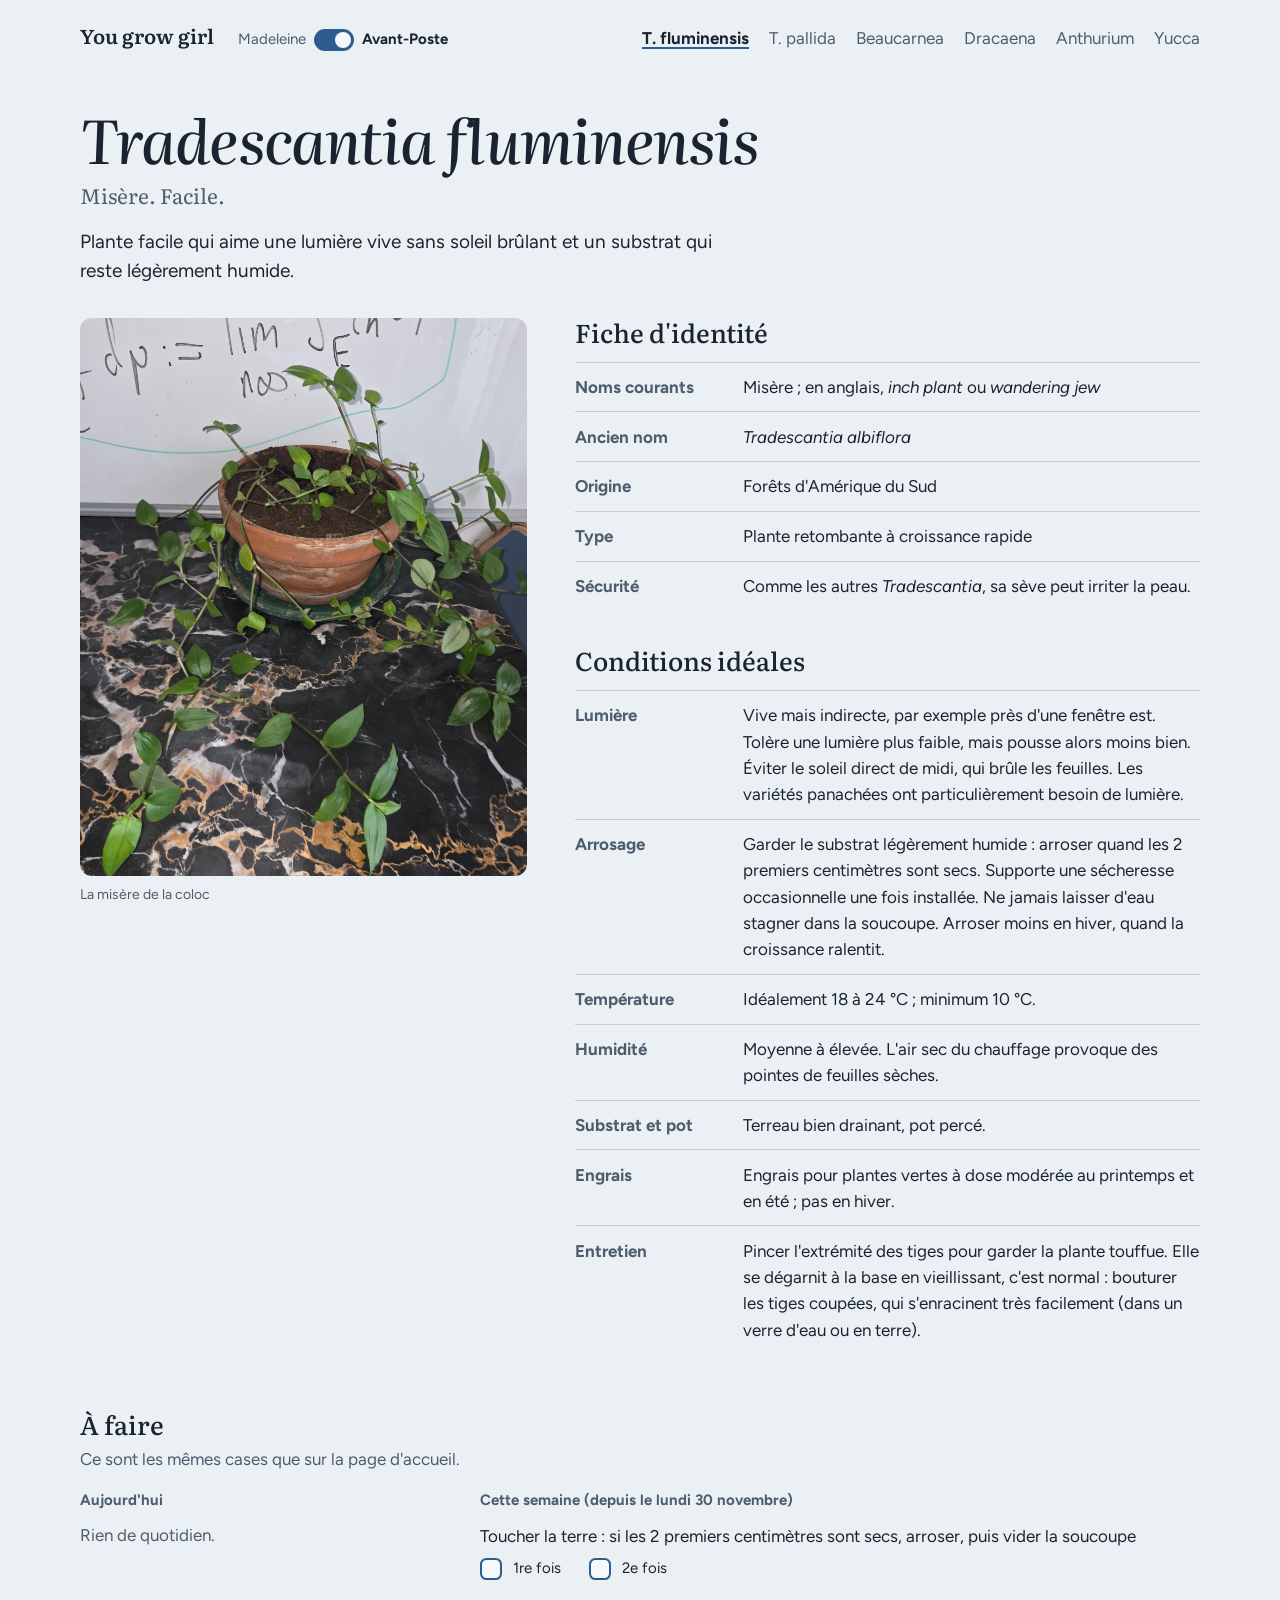
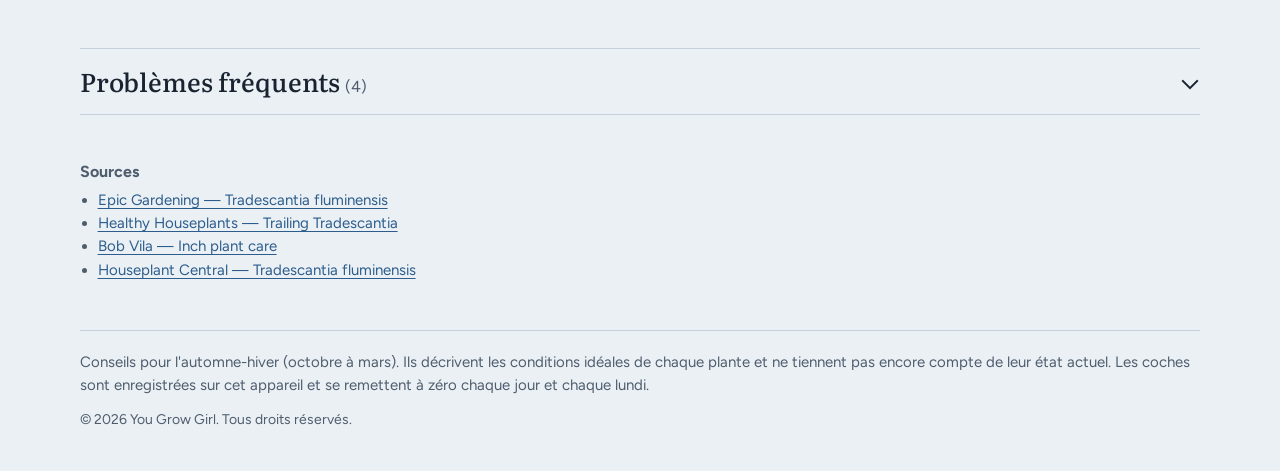
<file: avant-poste/tradescantia-fluminensis.html>
<!doctype html>
<html lang="fr" data-version="avant-poste">
<head>
  <meta charset="utf-8">
  <meta name="viewport" content="width=device-width, initial-scale=1">
  <title>Tradescantia fluminensis — Avant-Poste — You grow girl</title>
  <meta name="description" content="Entretien de Tradescantia fluminensis à l'Avant-Poste : lumière, arrosage, tâches et problèmes fréquents.">
  <link rel="icon" href="favicon.svg" type="image/svg+xml">
  <link rel="preconnect" href="https://fonts.googleapis.com">
  <link rel="preconnect" href="https://fonts.gstatic.com" crossorigin>
  <link rel="stylesheet" href="https://fonts.googleapis.com/css2?family=Figtree:ital,wght@0,400;0,600;0,700;1,400&amp;family=Literata:ital,opsz,wght@0,7..72,400..700;1,7..72,400..700&amp;display=swap">
  <link rel="stylesheet" href="../style.css?v=20261126">
</head>
<body>

  <header class="entete conteneur">
    <div class="entete-marque">
      <a class="marque" href="index.html">You grow girl</a>
      <a class="bascule" href="../index.html" aria-label="Passer aux plantes de Madeleine">
        <span class="bascule-nom">Madeleine</span>
        <span class="bascule-rail" aria-hidden="true"><span class="bascule-bouton"></span></span>
        <span class="bascule-nom est-actif">Avant-Poste</span>
      </a>
    </div>
    <nav aria-label="Pages des plantes de l'Avant-Poste">
      <ul class="nav-plantes">
        <li><a href="tradescantia-fluminensis.html" aria-current="page">T. fluminensis</a></li>
        <li><a href="tradescantia-pallida.html">T. pallida</a></li>
        <li><a href="beaucarnea.html">Beaucarnea</a></li>
        <li><a href="dracaena.html">Dracaena</a></li>
        <li><a href="anthurium.html">Anthurium</a></li>
        <li><a href="yucca.html">Yucca</a></li>
      </ul>
    </nav>
  </header>

  <main class="conteneur">

    <div class="titre-plante">
      <h1><i>Tradescantia fluminensis</i></h1>
      <p class="nom-commun">Misère. Facile.</p>
      <p class="chapeau">Plante facile qui aime une lumière vive sans soleil brûlant et un substrat qui reste légèrement humide.</p>
    </div>

    <div class="plante-haut">

      <!-- Photo -->
      <div class="plante-photos">
        <figure class="photo">
          <div class="cadre" data-vide="Photo à ajouter : avant-poste/images/tradescantia-fluminensis.jpg">
            <img src="images/tradescantia-fluminensis.jpg" alt="La misère de la coloc" onerror="this.closest('figure').classList.add('vide');">
          </div>
          <figcaption>La misère de la coloc</figcaption>
        </figure>
      </div>

      <!-- Fiche d'identité et conditions -->
      <div class="plante-fiche">
        <section aria-labelledby="titre-fiche">
          <h2 id="titre-fiche">Fiche d'identité</h2>
          <dl class="fiche">
            <div><dt>Noms courants</dt><dd>Misère ; en anglais, <i>inch plant</i> ou <i>wandering jew</i></dd></div>
            <div><dt>Ancien nom</dt><dd><i>Tradescantia albiflora</i></dd></div>
            <div><dt>Origine</dt><dd>Forêts d'Amérique du Sud</dd></div>
            <div><dt>Type</dt><dd>Plante retombante à croissance rapide</dd></div>
            <div><dt>Sécurité</dt><dd>Comme les autres <i>Tradescantia</i>, sa sève peut irriter la peau.</dd></div>
          </dl>
        </section>

        <section aria-labelledby="titre-conditions">
          <h2 id="titre-conditions">Conditions idéales</h2>
          <dl class="fiche">
            <div><dt>Lumière</dt><dd>Vive mais indirecte, par exemple près d'une fenêtre est. Tolère une lumière plus faible, mais pousse alors moins bien. Éviter le soleil direct de midi, qui brûle les feuilles. Les variétés panachées ont particulièrement besoin de lumière.</dd></div>
            <div><dt>Arrosage</dt><dd>Garder le substrat légèrement humide : arroser quand les 2 premiers centimètres sont secs. Supporte une sécheresse occasionnelle une fois installée. Ne jamais laisser d'eau stagner dans la soucoupe. Arroser moins en hiver, quand la croissance ralentit.</dd></div>
            <div><dt>Température</dt><dd>Idéalement 18 à 24 °C ; minimum 10 °C.</dd></div>
            <div><dt>Humidité</dt><dd>Moyenne à élevée. L'air sec du chauffage provoque des pointes de feuilles sèches.</dd></div>
            <div><dt>Substrat et pot</dt><dd>Terreau bien drainant, pot percé.</dd></div>
            <div><dt>Engrais</dt><dd>Engrais pour plantes vertes à dose modérée au printemps et en été ; pas en hiver.</dd></div>
            <div><dt>Entretien</dt><dd>Pincer l'extrémité des tiges pour garder la plante touffue. Elle se dégarnit à la base en vieillissant, c'est normal : bouturer les tiges coupées, qui s'enracinent très facilement (dans un verre d'eau ou en terre).</dd></div>
          </dl>
        </section>
      </div>
    </div>

    <!-- Todo list -->
    <section class="section" aria-labelledby="titre-a-faire">
      <h2 id="titre-a-faire">À faire</h2>
      <p class="section-note">Ce sont les mêmes cases que sur la page d'accueil.</p>
      <p class="alerte-stockage" data-alerte-stockage hidden>Ce navigateur n'enregistre pas les coches.</p>
      <div class="colonnes-taches" data-taches="tradescantia-fluminensis" data-niveau="3"></div>
    </section>

    <!-- Problèmes fréquents -->
    <details class="problemes">
      <summary>
        <h2>Problèmes fréquents <span class="problemes-compte">(4)</span></h2>
        <span class="chevron" aria-hidden="true"></span>
      </summary>
      <div class="problemes-liste">
        <article class="probleme">
          <h3>Tiges qui s'allongent, couleurs ternes</h3>
          <p><span class="etiquette">Cause probable :</span> manque de lumière.</p>
          <p><span class="etiquette">Que faire :</span> la rapprocher d'une fenêtre lumineuse, sans soleil direct de midi, et pincer le bout des tiges.</p>
        </article>
        <article class="probleme">
          <h3>Feuilles brûlées ou décolorées</h3>
          <p><span class="etiquette">Cause probable :</span> trop de soleil direct.</p>
          <p><span class="etiquette">Que faire :</span> l'éloigner du soleil direct de midi.</p>
        </article>
        <article class="probleme">
          <h3>Pointes de feuilles brunes et sèches</h3>
          <p><span class="etiquette">Cause probable :</span> air trop sec.</p>
          <p><span class="etiquette">Que faire :</span> l'éloigner des radiateurs. La regrouper avec l'anthurium aide à garder un peu d'humidité autour d'elles.</p>
        </article>
        <article class="probleme">
          <h3>Plante qui s'affaisse, racines qui pourrissent</h3>
          <p><span class="etiquette">Cause probable :</span> excès d'eau.</p>
          <p><span class="etiquette">Que faire :</span> attendre que les 2 premiers centimètres soient secs avant d'arroser, et ne jamais laisser d'eau dans la soucoupe.</p>
        </article>
      </div>
    </details>

    <section class="sources" aria-labelledby="titre-sources">
      <h2 id="titre-sources">Sources</h2>
      <ul>
        <li><a href="https://www.epicgardening.com/tradescantia-fluminensis/">Epic Gardening — Tradescantia fluminensis</a></li>
        <li><a href="https://www.healthyhouseplants.com/?p=14588">Healthy Houseplants — Trailing Tradescantia</a></li>
        <li><a href="https://www.bobvila.com/articles/inch-plant-care/">Bob Vila — Inch plant care</a></li>
        <li><a href="https://houseplantcentral.com/tradescantia-fluminensis-inch-plant-care/">Houseplant Central — Tradescantia fluminensis</a></li>
      </ul>
    </section>

    <footer class="pied">
      <p>Conseils pour l'automne-hiver (octobre à mars). Ils décrivent les conditions idéales de chaque plante
      et ne tiennent pas encore compte de leur état actuel. Les coches sont enregistrées sur cet appareil
      et se remettent à zéro chaque jour et chaque lundi.</p>
      <p class="copyright">© 2026 You Grow Girl. Tous droits réservés.</p>
    </footer>
  </main>

  <script src="taches.js?v=20261126"></script>
  <script src="../app.js?v=20261126"></script>
</body>
</html>
</file>
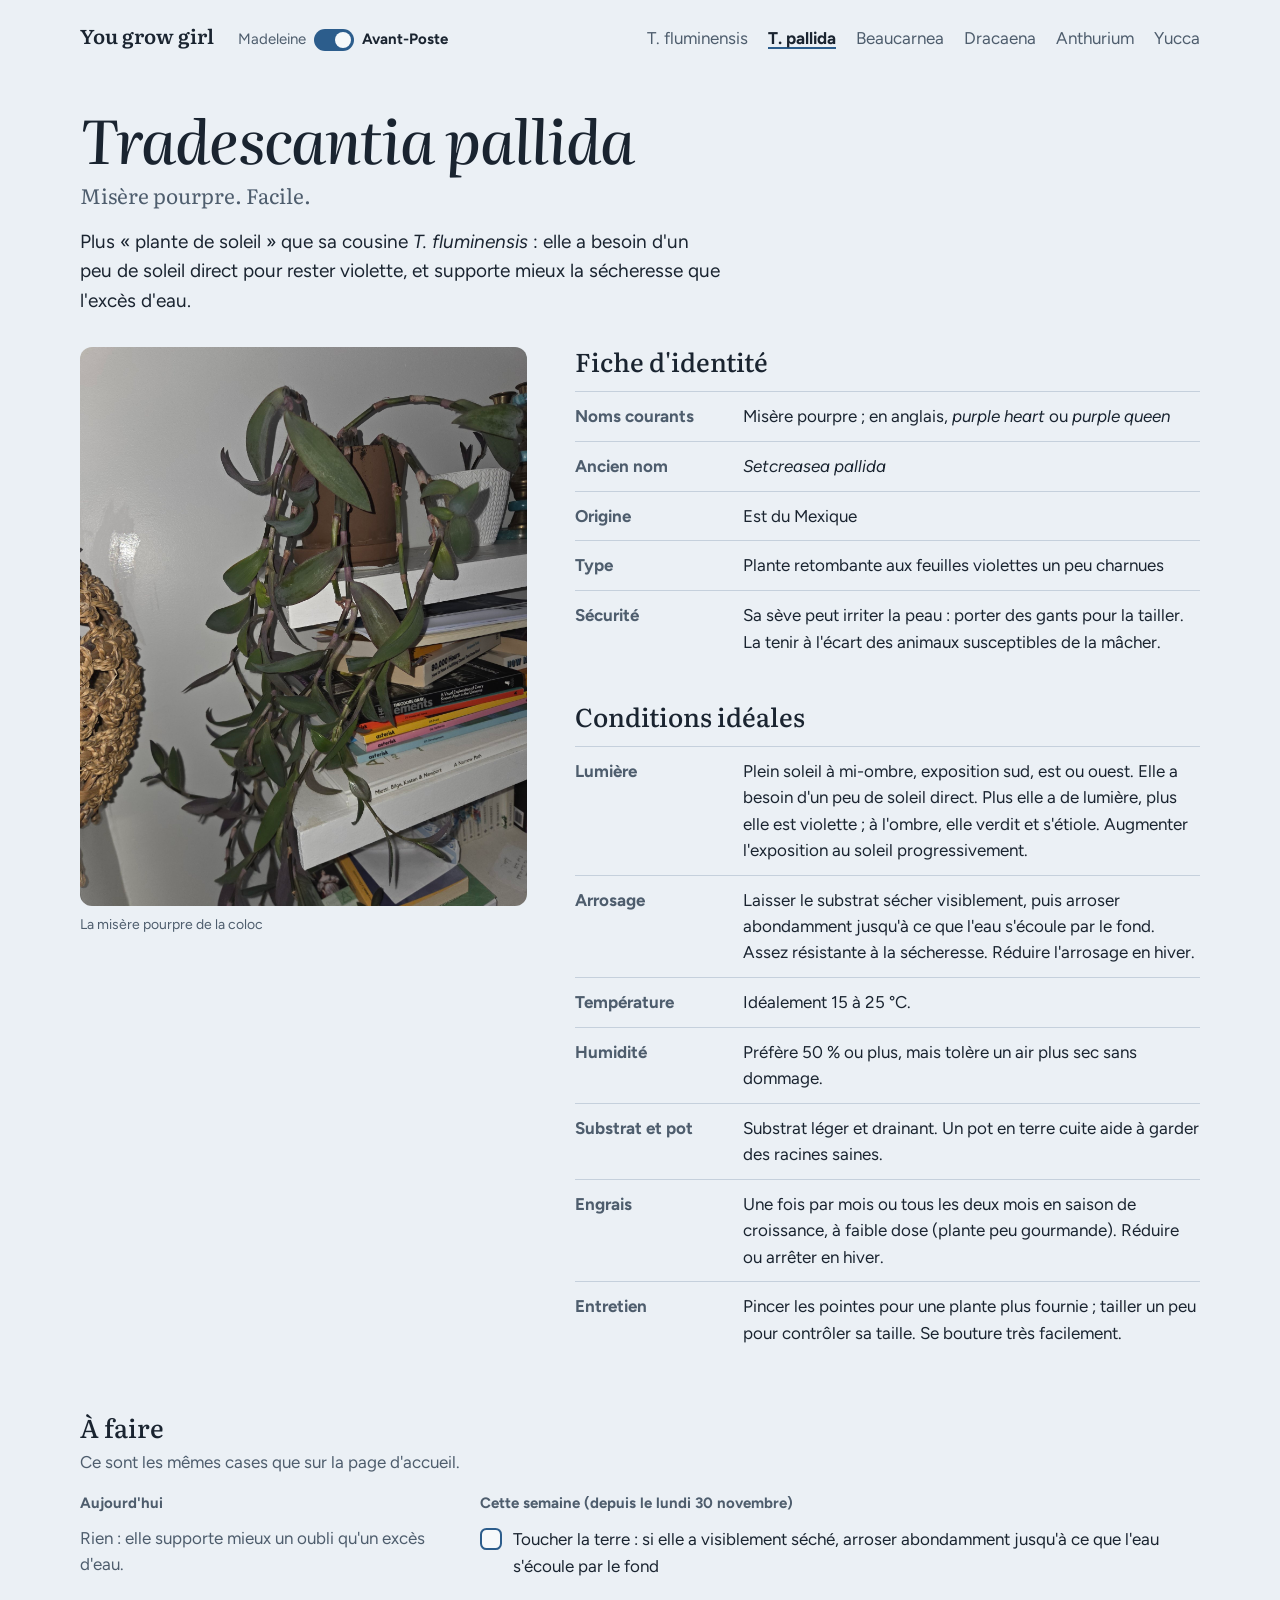
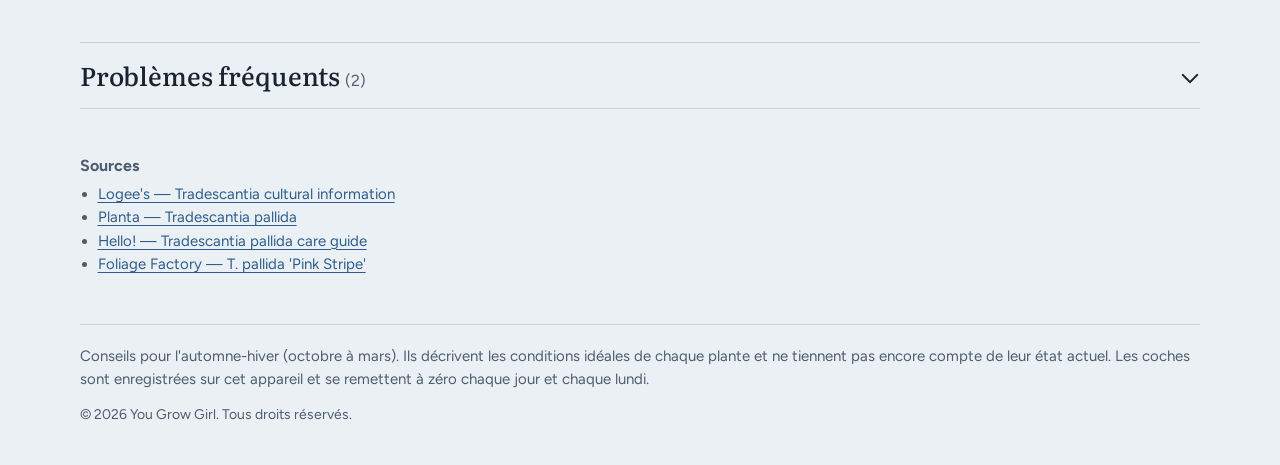
<file: avant-poste/tradescantia-pallida.html>
<!doctype html>
<html lang="fr" data-version="avant-poste">
<head>
  <meta charset="utf-8">
  <meta name="viewport" content="width=device-width, initial-scale=1">
  <title>Tradescantia pallida — Avant-Poste — You grow girl</title>
  <meta name="description" content="Entretien de Tradescantia pallida à l'Avant-Poste : lumière, arrosage, tâches et problèmes fréquents.">
  <link rel="icon" href="favicon.svg" type="image/svg+xml">
  <link rel="preconnect" href="https://fonts.googleapis.com">
  <link rel="preconnect" href="https://fonts.gstatic.com" crossorigin>
  <link rel="stylesheet" href="https://fonts.googleapis.com/css2?family=Figtree:ital,wght@0,400;0,600;0,700;1,400&amp;family=Literata:ital,opsz,wght@0,7..72,400..700;1,7..72,400..700&amp;display=swap">
  <link rel="stylesheet" href="../style.css?v=20261126">
</head>
<body>

  <header class="entete conteneur">
    <div class="entete-marque">
      <a class="marque" href="index.html">You grow girl</a>
      <a class="bascule" href="../index.html" aria-label="Passer aux plantes de Madeleine">
        <span class="bascule-nom">Madeleine</span>
        <span class="bascule-rail" aria-hidden="true"><span class="bascule-bouton"></span></span>
        <span class="bascule-nom est-actif">Avant-Poste</span>
      </a>
    </div>
    <nav aria-label="Pages des plantes de l'Avant-Poste">
      <ul class="nav-plantes">
        <li><a href="tradescantia-fluminensis.html">T. fluminensis</a></li>
        <li><a href="tradescantia-pallida.html" aria-current="page">T. pallida</a></li>
        <li><a href="beaucarnea.html">Beaucarnea</a></li>
        <li><a href="dracaena.html">Dracaena</a></li>
        <li><a href="anthurium.html">Anthurium</a></li>
        <li><a href="yucca.html">Yucca</a></li>
      </ul>
    </nav>
  </header>

  <main class="conteneur">

    <div class="titre-plante">
      <h1><i>Tradescantia pallida</i></h1>
      <p class="nom-commun">Misère pourpre. Facile.</p>
      <p class="chapeau">Plus « plante de soleil » que sa cousine <i>T. fluminensis</i> : elle a besoin d'un peu de soleil direct pour rester violette, et supporte mieux la sécheresse que l'excès d'eau.</p>
    </div>

    <div class="plante-haut">

      <!-- Photo -->
      <div class="plante-photos">
        <figure class="photo">
          <div class="cadre" data-vide="Photo à ajouter : avant-poste/images/tradescantia-pallida.jpg">
            <img src="images/tradescantia-pallida.jpg" alt="La misère pourpre de la coloc" onerror="this.closest('figure').classList.add('vide');">
          </div>
          <figcaption>La misère pourpre de la coloc</figcaption>
        </figure>
      </div>

      <!-- Fiche d'identité et conditions -->
      <div class="plante-fiche">
        <section aria-labelledby="titre-fiche">
          <h2 id="titre-fiche">Fiche d'identité</h2>
          <dl class="fiche">
            <div><dt>Noms courants</dt><dd>Misère pourpre ; en anglais, <i>purple heart</i> ou <i>purple queen</i></dd></div>
            <div><dt>Ancien nom</dt><dd><i>Setcreasea pallida</i></dd></div>
            <div><dt>Origine</dt><dd>Est du Mexique</dd></div>
            <div><dt>Type</dt><dd>Plante retombante aux feuilles violettes un peu charnues</dd></div>
            <div><dt>Sécurité</dt><dd>Sa sève peut irriter la peau : porter des gants pour la tailler. La tenir à l'écart des animaux susceptibles de la mâcher.</dd></div>
          </dl>
        </section>

        <section aria-labelledby="titre-conditions">
          <h2 id="titre-conditions">Conditions idéales</h2>
          <dl class="fiche">
            <div><dt>Lumière</dt><dd>Plein soleil à mi-ombre, exposition sud, est ou ouest. Elle a besoin d'un peu de soleil direct. Plus elle a de lumière, plus elle est violette ; à l'ombre, elle verdit et s'étiole. Augmenter l'exposition au soleil progressivement.</dd></div>
            <div><dt>Arrosage</dt><dd>Laisser le substrat sécher visiblement, puis arroser abondamment jusqu'à ce que l'eau s'écoule par le fond. Assez résistante à la sécheresse. Réduire l'arrosage en hiver.</dd></div>
            <div><dt>Température</dt><dd>Idéalement 15 à 25 °C.</dd></div>
            <div><dt>Humidité</dt><dd>Préfère 50 % ou plus, mais tolère un air plus sec sans dommage.</dd></div>
            <div><dt>Substrat et pot</dt><dd>Substrat léger et drainant. Un pot en terre cuite aide à garder des racines saines.</dd></div>
            <div><dt>Engrais</dt><dd>Une fois par mois ou tous les deux mois en saison de croissance, à faible dose (plante peu gourmande). Réduire ou arrêter en hiver.</dd></div>
            <div><dt>Entretien</dt><dd>Pincer les pointes pour une plante plus fournie ; tailler un peu pour contrôler sa taille. Se bouture très facilement.</dd></div>
          </dl>
        </section>
      </div>
    </div>

    <!-- Todo list -->
    <section class="section" aria-labelledby="titre-a-faire">
      <h2 id="titre-a-faire">À faire</h2>
      <p class="section-note">Ce sont les mêmes cases que sur la page d'accueil.</p>
      <p class="alerte-stockage" data-alerte-stockage hidden>Ce navigateur n'enregistre pas les coches.</p>
      <div class="colonnes-taches" data-taches="tradescantia-pallida" data-niveau="3"></div>
    </section>

    <!-- Problèmes fréquents -->
    <details class="problemes">
      <summary>
        <h2>Problèmes fréquents <span class="problemes-compte">(2)</span></h2>
        <span class="chevron" aria-hidden="true"></span>
      </summary>
      <div class="problemes-liste">
        <article class="probleme">
          <h3>Feuilles qui verdissent, tiges longues et espacées</h3>
          <p><span class="etiquette">Cause probable :</span> manque de lumière.</p>
          <p><span class="etiquette">Que faire :</span> la rapprocher progressivement d'une fenêtre ensoleillée (sud, est ou ouest), et pincer les tiges trop longues.</p>
        </article>
        <article class="probleme">
          <h3>Couleurs qui faiblissent, terre toujours humide</h3>
          <p><span class="etiquette">Cause probable :</span> excès d'eau, qui affaiblit aussi les racines.</p>
          <p><span class="etiquette">Que faire :</span> laisser le substrat sécher visiblement avant d'arroser.</p>
        </article>
      </div>
    </details>

    <section class="sources" aria-labelledby="titre-sources">
      <h2 id="titre-sources">Sources</h2>
      <ul>
        <li><a href="https://www.logees.com/media/care/pdf/Tradescantia.pdf">Logee's — Tradescantia cultural information</a></li>
        <li><a href="https://getplanta.com/plant/foliage-plants/4187/Tradescantia-pallida">Planta — Tradescantia pallida</a></li>
        <li><a href="https://www.hellomagazine.com/homes/865578/tradescantia-pallida-care-guide">Hello! — Tradescantia pallida care guide</a></li>
        <li><a href="https://foliage-factory.com/products/tradescantia-pallida-pink-stripe">Foliage Factory — T. pallida 'Pink Stripe'</a></li>
      </ul>
    </section>

    <footer class="pied">
      <p>Conseils pour l'automne-hiver (octobre à mars). Ils décrivent les conditions idéales de chaque plante
      et ne tiennent pas encore compte de leur état actuel. Les coches sont enregistrées sur cet appareil
      et se remettent à zéro chaque jour et chaque lundi.</p>
      <p class="copyright">© 2026 You Grow Girl. Tous droits réservés.</p>
    </footer>
  </main>

  <script src="taches.js?v=20261126"></script>
  <script src="../app.js?v=20261126"></script>
</body>
</html>
</file>
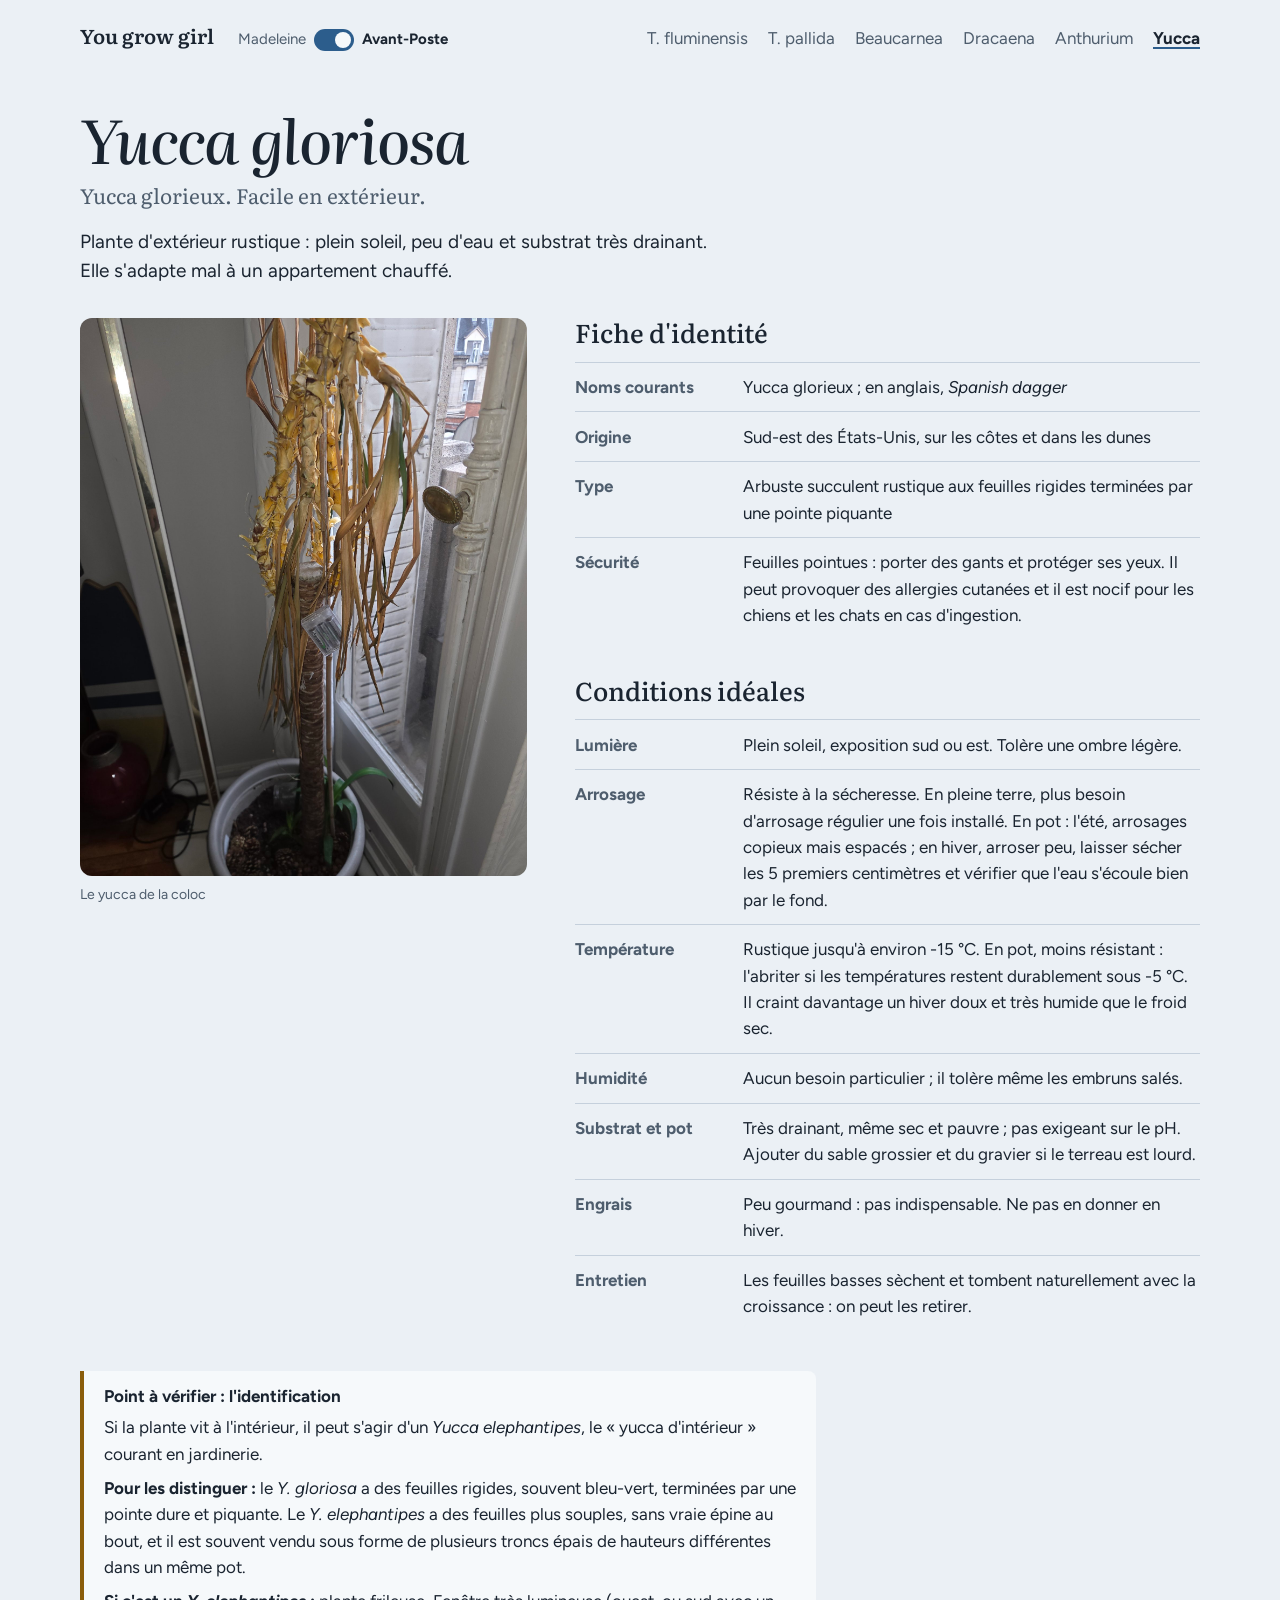
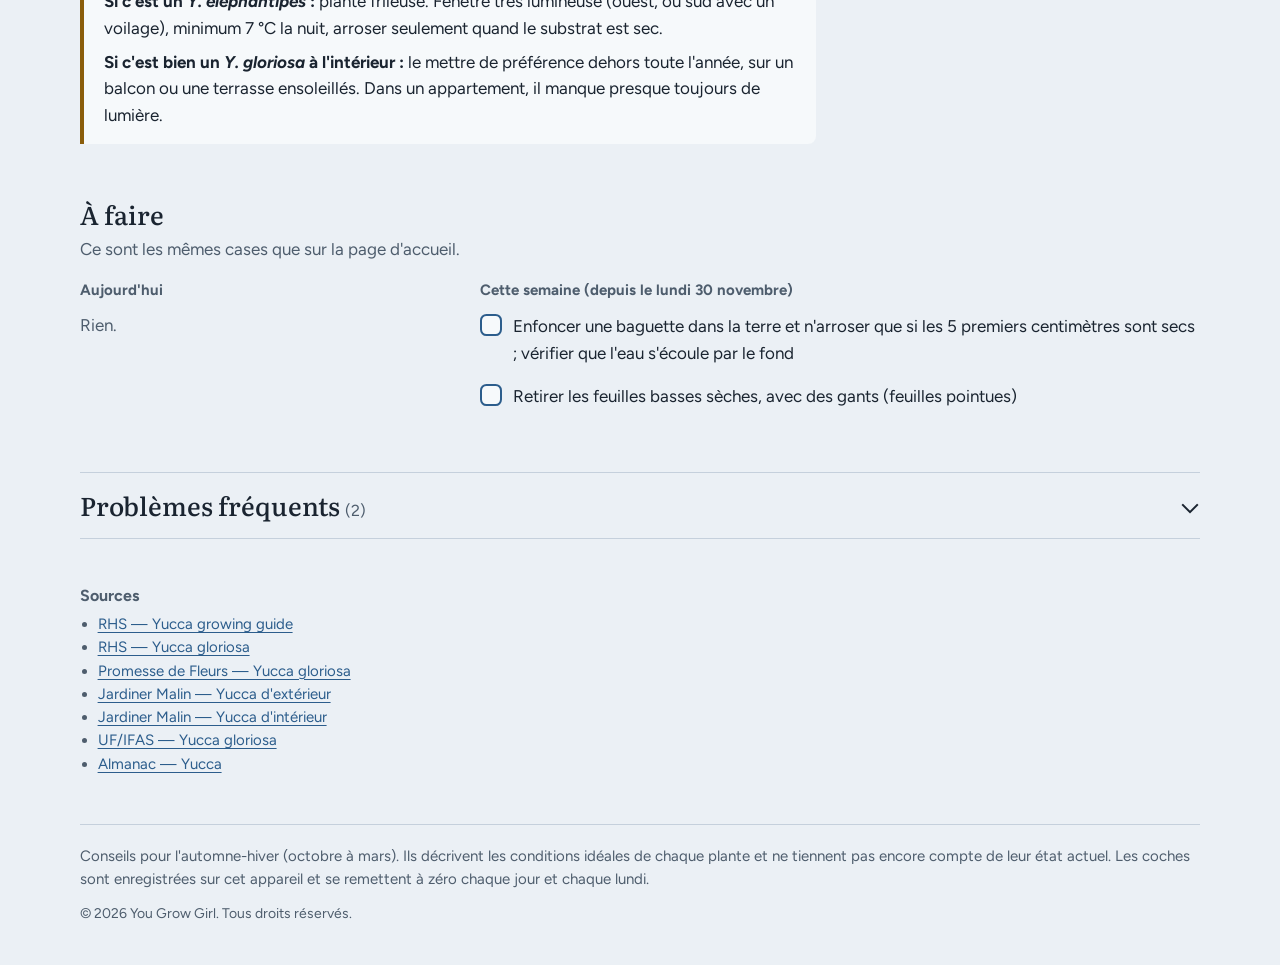
<file: avant-poste/yucca.html>
<!doctype html>
<html lang="fr" data-version="avant-poste">
<head>
  <meta charset="utf-8">
  <meta name="viewport" content="width=device-width, initial-scale=1">
  <title>Yucca gloriosa — Avant-Poste — You grow girl</title>
  <meta name="description" content="Entretien de Yucca gloriosa à l'Avant-Poste : lumière, arrosage, tâches et problèmes fréquents.">
  <link rel="icon" href="favicon.svg" type="image/svg+xml">
  <link rel="preconnect" href="https://fonts.googleapis.com">
  <link rel="preconnect" href="https://fonts.gstatic.com" crossorigin>
  <link rel="stylesheet" href="https://fonts.googleapis.com/css2?family=Figtree:ital,wght@0,400;0,600;0,700;1,400&amp;family=Literata:ital,opsz,wght@0,7..72,400..700;1,7..72,400..700&amp;display=swap">
  <link rel="stylesheet" href="../style.css?v=20261126">
</head>
<body>

  <header class="entete conteneur">
    <div class="entete-marque">
      <a class="marque" href="index.html">You grow girl</a>
      <a class="bascule" href="../index.html" aria-label="Passer aux plantes de Madeleine">
        <span class="bascule-nom">Madeleine</span>
        <span class="bascule-rail" aria-hidden="true"><span class="bascule-bouton"></span></span>
        <span class="bascule-nom est-actif">Avant-Poste</span>
      </a>
    </div>
    <nav aria-label="Pages des plantes de l'Avant-Poste">
      <ul class="nav-plantes">
        <li><a href="tradescantia-fluminensis.html">T. fluminensis</a></li>
        <li><a href="tradescantia-pallida.html">T. pallida</a></li>
        <li><a href="beaucarnea.html">Beaucarnea</a></li>
        <li><a href="dracaena.html">Dracaena</a></li>
        <li><a href="anthurium.html">Anthurium</a></li>
        <li><a href="yucca.html" aria-current="page">Yucca</a></li>
      </ul>
    </nav>
  </header>

  <main class="conteneur">

    <div class="titre-plante">
      <h1><i>Yucca gloriosa</i></h1>
      <p class="nom-commun">Yucca glorieux. Facile en extérieur.</p>
      <p class="chapeau">Plante d'extérieur rustique : plein soleil, peu d'eau et substrat très drainant. Elle s'adapte mal à un appartement chauffé.</p>
    </div>

    <div class="plante-haut">

      <!-- Photo -->
      <div class="plante-photos">
        <figure class="photo">
          <div class="cadre" data-vide="Photo à ajouter : avant-poste/images/yucca.jpg">
            <img src="images/yucca.jpg" alt="Le yucca de la coloc" onerror="this.closest('figure').classList.add('vide');">
          </div>
          <figcaption>Le yucca de la coloc</figcaption>
        </figure>
      </div>

      <!-- Fiche d'identité et conditions -->
      <div class="plante-fiche">
        <section aria-labelledby="titre-fiche">
          <h2 id="titre-fiche">Fiche d'identité</h2>
          <dl class="fiche">
            <div><dt>Noms courants</dt><dd>Yucca glorieux ; en anglais, <i>Spanish dagger</i></dd></div>
            <div><dt>Origine</dt><dd>Sud-est des États-Unis, sur les côtes et dans les dunes</dd></div>
            <div><dt>Type</dt><dd>Arbuste succulent rustique aux feuilles rigides terminées par une pointe piquante</dd></div>
            <div><dt>Sécurité</dt><dd>Feuilles pointues : porter des gants et protéger ses yeux. Il peut provoquer des allergies cutanées et il est nocif pour les chiens et les chats en cas d'ingestion.</dd></div>
          </dl>
        </section>

        <section aria-labelledby="titre-conditions">
          <h2 id="titre-conditions">Conditions idéales</h2>
          <dl class="fiche">
            <div><dt>Lumière</dt><dd>Plein soleil, exposition sud ou est. Tolère une ombre légère.</dd></div>
            <div><dt>Arrosage</dt><dd>Résiste à la sécheresse. En pleine terre, plus besoin d'arrosage régulier une fois installé. En pot : l'été, arrosages copieux mais espacés ; en hiver, arroser peu, laisser sécher les 5 premiers centimètres et vérifier que l'eau s'écoule bien par le fond.</dd></div>
            <div><dt>Température</dt><dd>Rustique jusqu'à environ -15 °C. En pot, moins résistant : l'abriter si les températures restent durablement sous -5 °C. Il craint davantage un hiver doux et très humide que le froid sec.</dd></div>
            <div><dt>Humidité</dt><dd>Aucun besoin particulier ; il tolère même les embruns salés.</dd></div>
            <div><dt>Substrat et pot</dt><dd>Très drainant, même sec et pauvre ; pas exigeant sur le pH. Ajouter du sable grossier et du gravier si le terreau est lourd.</dd></div>
            <div><dt>Engrais</dt><dd>Peu gourmand : pas indispensable. Ne pas en donner en hiver.</dd></div>
            <div><dt>Entretien</dt><dd>Les feuilles basses sèchent et tombent naturellement avec la croissance : on peut les retirer.</dd></div>
          </dl>
        </section>
      </div>
    </div>

    <!-- À savoir -->
    <aside class="note" aria-labelledby="titre-note">
      <h2 id="titre-note">Point à vérifier : l'identification</h2>
      <p>Si la plante vit à l'intérieur, il peut s'agir d'un <i>Yucca elephantipes</i>, le « yucca d'intérieur » courant en jardinerie.</p>
      <p><strong>Pour les distinguer :</strong> le <i>Y. gloriosa</i> a des feuilles rigides, souvent bleu-vert, terminées par une pointe dure et piquante. Le <i>Y. elephantipes</i> a des feuilles plus souples, sans vraie épine au bout, et il est souvent vendu sous forme de plusieurs troncs épais de hauteurs différentes dans un même pot.</p>
      <p><strong>Si c'est un <i>Y. elephantipes</i> :</strong> plante frileuse. Fenêtre très lumineuse (ouest, ou sud avec un voilage), minimum 7 °C la nuit, arroser seulement quand le substrat est sec.</p>
      <p><strong>Si c'est bien un <i>Y. gloriosa</i> à l'intérieur :</strong> le mettre de préférence dehors toute l'année, sur un balcon ou une terrasse ensoleillés. Dans un appartement, il manque presque toujours de lumière.</p>
    </aside>

    <!-- Todo list -->
    <section class="section" aria-labelledby="titre-a-faire">
      <h2 id="titre-a-faire">À faire</h2>
      <p class="section-note">Ce sont les mêmes cases que sur la page d'accueil.</p>
      <p class="alerte-stockage" data-alerte-stockage hidden>Ce navigateur n'enregistre pas les coches.</p>
      <div class="colonnes-taches" data-taches="yucca" data-niveau="3"></div>
    </section>

    <!-- Problèmes fréquents -->
    <details class="problemes">
      <summary>
        <h2>Problèmes fréquents <span class="problemes-compte">(2)</span></h2>
        <span class="chevron" aria-hidden="true"></span>
      </summary>
      <div class="problemes-liste">
        <article class="probleme">
          <h3>Feuilles qui ramollissent et retombent</h3>
          <p><span class="etiquette">Cause probable :</span> manque de lumière (vérifier aussi l'arrosage).</p>
          <p><span class="etiquette">Que faire :</span> lui donner le plein soleil ; à l'intérieur, de préférence le sortir sur un balcon ou une terrasse ensoleillés.</p>
        </article>
        <article class="probleme">
          <h3>Feuilles basses brunes et cassantes</h3>
          <p><span class="etiquette">Cause probable :</span> manque d'eau, ou simplement chute naturelle des feuilles basses.</p>
          <p><span class="etiquette">Que faire :</span> toucher la terre et arroser si les 5 premiers centimètres sont secs. Les feuilles sèches peuvent être retirées, avec des gants.</p>
        </article>
      </div>
    </details>

    <section class="sources" aria-labelledby="titre-sources">
      <h2 id="titre-sources">Sources</h2>
      <ul>
        <li><a href="https://www.rhs.org.uk/plants/yucca/growing-guide">RHS — Yucca growing guide</a></li>
        <li><a href="https://www.rhs.org.uk/plants/19168/wd/details">RHS — Yucca gloriosa</a></li>
        <li><a href="https://www.promessedefleurs.ie/shrubs/shrubs-by-variety/yucca/yucca-gloriosa-spanish-dagger.html">Promesse de Fleurs — Yucca gloriosa</a></li>
        <li><a href="https://www.jardiner-malin.fr/fiche/yucca-entretien-arrosage.html">Jardiner Malin — Yucca d'extérieur</a></li>
        <li><a href="https://www.jardiner-malin.fr/fiche/yucca-entretien.html">Jardiner Malin — Yucca d'intérieur</a></li>
        <li><a href="https://ask.ifas.ufl.edu/publication/FP616">UF/IFAS — Yucca gloriosa</a></li>
        <li><a href="https://www.almanac.com/plant/yucca">Almanac — Yucca</a></li>
      </ul>
    </section>

    <footer class="pied">
      <p>Conseils pour l'automne-hiver (octobre à mars). Ils décrivent les conditions idéales de chaque plante
      et ne tiennent pas encore compte de leur état actuel. Les coches sont enregistrées sur cet appareil
      et se remettent à zéro chaque jour et chaque lundi.</p>
      <p class="copyright">© 2026 You Grow Girl. Tous droits réservés.</p>
    </footer>
  </main>

  <script src="taches.js?v=20261126"></script>
  <script src="../app.js?v=20261126"></script>
</body>
</html>
</file>
<file: style.css>
/* ==========================================================
   You grow girl — feuille de style commune à toutes les pages
   ========================================================== */

*,
*::before,
*::after {
  box-sizing: border-box;
}

:root {
  --fond: #ecf1eb;
  --surface: #f7faf5;
  --encre: #1b2a22;
  --encre-douce: #4f6157;
  --ligne: #c7d3c9;
  --feuille: #2d6847;
  --feuille-pale: #d7e7db;
  --alerte: #8a5d0b;
  --titre: "Literata", Georgia, "Times New Roman", serif;
  --texte: "Figtree", system-ui, -apple-system, "Segoe UI", sans-serif;
  --largeur: 74rem;
  color-scheme: light;
}

@media (prefers-color-scheme: dark) {
  :root {
    --fond: #111a15;
    --surface: #18231d;
    --encre: #e0e8e2;
    --encre-douce: #a2b3a8;
    --ligne: #2b3a31;
    --feuille: #82c59e;
    --feuille-pale: #1e3428;
    --alerte: #e2b65c;
    color-scheme: dark;
  }
}

/* Version Avant-Poste : même site, camaïeu de bleu.
   Activée par <html data-version="avant-poste"> dans les pages du dossier avant-poste. */

:root[data-version="avant-poste"] {
  --fond: #ebf0f5;
  --surface: #f6f9fb;
  --encre: #1a2430;
  --encre-douce: #4e5d6d;
  --ligne: #c5d0dc;
  --feuille: #2c5d8c;
  --feuille-pale: #d6e3ef;
}

@media (prefers-color-scheme: dark) {
  :root[data-version="avant-poste"] {
    --fond: #10161d;
    --surface: #17202a;
    --encre: #dfe6ee;
    --encre-douce: #a1afbf;
    --ligne: #2a3644;
    --feuille: #85b3e0;
    --feuille-pale: #1c2c3e;
  }
}

html {
  -webkit-text-size-adjust: 100%;
}

body {
  margin: 0;
  background: var(--fond);
  color: var(--encre);
  font-family: var(--texte);
  font-size: 1.0625rem;
  line-height: 1.55;
}

img {
  display: block;
  max-width: 100%;
}

a {
  color: var(--feuille);
  text-underline-offset: 0.18em;
}

a:hover {
  text-decoration-thickness: 2px;
}

:focus-visible {
  outline: 3px solid var(--feuille);
  outline-offset: 3px;
  border-radius: 4px;
}

h1,
h2,
h3 {
  margin: 0;
  font-family: var(--titre);
  font-weight: 600;
  line-height: 1.15;
}

p {
  margin: 0;
}

.conteneur {
  max-width: var(--largeur);
  margin: 0 auto;
  padding: 0 1rem;
}

@media (min-width: 40rem) {
  .conteneur {
    padding: 0 2rem;
  }
}

.visuellement-cache {
  position: absolute;
  width: 1px;
  height: 1px;
  overflow: hidden;
  clip: rect(0 0 0 0);
  clip-path: inset(50%);
  white-space: nowrap;
}

/* ---------- En-tête ---------- */

.entete {
  display: flex;
  flex-wrap: wrap;
  align-items: baseline;
  justify-content: space-between;
  gap: 0.75rem 2rem;
  padding-top: 1.25rem;
  padding-bottom: 1.25rem;
}

.entete-marque {
  display: flex;
  flex-wrap: wrap;
  align-items: baseline;
  gap: 0.5rem 1.5rem;
}

.marque {
  font-family: var(--titre);
  font-size: 1.25rem;
  font-weight: 600;
  color: var(--encre);
  text-decoration: none;
}

/* ---------- Bascule Madeleine / Avant-Poste ---------- */

.bascule {
  display: inline-flex;
  align-items: center;
  gap: 0.5rem;
  margin: -0.35rem -0.6rem;
  padding: 0.35rem 0.6rem;
  border-radius: 999px;
  font-size: 0.9375rem;
  color: var(--encre-douce);
  text-decoration: none;
}

.bascule:hover {
  background: var(--feuille-pale);
}

.bascule-nom.est-actif {
  color: var(--encre);
  font-weight: 700;
}

.bascule-rail {
  position: relative;
  flex: none;
  width: 2.5rem;
  height: 1.375rem;
  border-radius: 999px;
  background: var(--feuille);
}

.bascule-bouton {
  position: absolute;
  top: 0.1875rem;
  left: 0.1875rem;
  width: 1rem;
  height: 1rem;
  border-radius: 50%;
  background: var(--surface);
  transition: transform 0.2s ease;
}

/* Au survol, le bouton glisse un peu vers l'autre côté. */
.bascule:hover .bascule-bouton {
  transform: translateX(0.25rem);
}

:root[data-version="avant-poste"] .bascule-bouton {
  transform: translateX(1.125rem);
}

:root[data-version="avant-poste"] .bascule:hover .bascule-bouton {
  transform: translateX(0.875rem);
}

.nav-plantes {
  display: flex;
  flex-wrap: wrap;
  gap: 0.25rem 1.25rem;
  margin: 0;
  padding: 0;
  list-style: none;
}

.nav-plantes a {
  color: var(--encre-douce);
  text-decoration: none;
  padding: 0.25rem 0;
}

.nav-plantes a:hover {
  color: var(--encre);
  text-decoration: underline;
}

.nav-plantes a[aria-current="page"] {
  color: var(--encre);
  font-weight: 700;
  text-decoration: underline;
  text-decoration-color: var(--feuille);
  text-decoration-thickness: 2px;
}

/* ---------- Accueil : la journée ---------- */

.aujourdhui {
  padding: 2rem 0 2.5rem;
}

.aujourdhui h1 {
  font-size: clamp(2.4rem, 7vw, 4.25rem);
  font-weight: 500;
  letter-spacing: -0.015em;
}

.resume {
  max-width: 36rem;
  margin-top: 0.75rem;
  font-size: 1.25rem;
  color: var(--encre-douce);
}

.alerte-stockage {
  max-width: 40rem;
  margin-top: 1rem;
  color: var(--alerte);
}

/* ---------- Accueil : une ligne par plante ---------- */

.lignes {
  margin: 0;
  padding: 0 0 3rem;
  list-style: none;
}

.ligne {
  display: grid;
  grid-template-columns: minmax(0, 1fr);
  grid-template-areas:
    "photo"
    "infos"
    "taches";
  gap: 1rem 1.25rem;
  padding: 1.75rem 0;
  border-top: 1px solid var(--ligne);
}

.ligne-photo {
  grid-area: photo;
  align-self: start;
  width: 100%;
  max-width: 26rem;
}

.ligne-infos {
  grid-area: infos;
}

.ligne-taches {
  grid-area: taches;
}

.ligne h2 {
  font-size: 1.6rem;
  font-weight: 500;
}

.ligne h2 a {
  color: var(--encre);
  text-decoration-color: var(--ligne);
  text-decoration-thickness: 2px;
}

.ligne h2 a:hover {
  text-decoration-color: var(--feuille);
}

.ligne-sous-titre {
  margin-top: 0.3rem;
  color: var(--encre-douce);
}

.consignes {
  display: grid;
  gap: 0.6rem;
  margin: 1rem 0 0;
}

.consignes div {
  display: grid;
  gap: 0.1rem;
}

.consignes dt {
  font-size: 0.875rem;
  font-weight: 700;
  color: var(--encre-douce);
}

.consignes dd {
  margin: 0;
}

.ligne-progres {
  display: inline-block;
  margin-top: 1rem;
  font-size: 0.9375rem;
  color: var(--encre-douce);
}

.ligne-progres.est-complet {
  color: var(--feuille);
  font-weight: 700;
}

@media (min-width: 48rem) {
  .ligne {
    grid-template-columns: 17rem minmax(0, 1fr);
    grid-template-areas:
      "photo infos"
      "photo taches";
    gap: 1.25rem 1.75rem;
    padding: 2.25rem 0;
    border-top: 1px solid var(--ligne);
  }

  .ligne + .ligne {
    padding-top: 2.25rem;
  }
}

@media (min-width: 68rem) {
  .ligne {
    grid-template-columns: 21rem minmax(0, 1fr) minmax(17rem, 22rem);
    grid-template-areas: "photo infos taches";
    gap: 2.25rem;
  }

  .consignes {
    max-width: 34rem;
  }
}

/* ---------- Photos ---------- */

.photo {
  margin: 0;
}

.cadre {
  position: relative;
  overflow: hidden;
  aspect-ratio: 4 / 5;
  border-radius: 0.75rem;
  background: var(--feuille-pale);
}

.cadre img {
  width: 100%;
  height: 100%;
  object-fit: cover;
}

.photo.vide .cadre img {
  display: none;
}

.photo.vide .cadre::after {
  content: attr(data-vide);
  position: absolute;
  inset: 0;
  display: grid;
  place-items: center;
  padding: 0.75rem;
  border: 2px dashed var(--ligne);
  border-radius: inherit;
  font-size: 0.8125rem;
  line-height: 1.35;
  text-align: center;
  color: var(--encre-douce);
  overflow-wrap: anywhere;
}

.photo figcaption {
  margin-top: 0.5rem;
  font-size: 0.875rem;
  color: var(--encre-douce);
}

.photo.vide .credit {
  display: none;
}

/* ---------- Todo lists ---------- */

.taches-groupe + .taches-groupe {
  margin-top: 1.25rem;
}

.taches-titre {
  margin-bottom: 0.4rem;
  font-family: var(--texte);
  font-size: 0.9375rem;
  font-weight: 700;
  color: var(--encre-douce);
}

.taches-vide {
  padding: 0.35rem 0;
  color: var(--encre-douce);
}

.taches-liste {
  display: grid;
  gap: 0.15rem;
  margin: 0;
  padding: 0;
  list-style: none;
}

.tache {
  position: relative;
  display: flex;
  align-items: flex-start;
  gap: 0.7rem;
  margin: 0 -0.5rem;
  padding: 0.45rem 0.5rem;
  border-radius: 0.5rem;
  cursor: pointer;
}

.tache:hover {
  background: var(--feuille-pale);
}

.tache input {
  position: absolute;
  opacity: 0;
  width: 1px;
  height: 1px;
  margin: 0;
}

.case {
  flex: none;
  display: grid;
  place-items: center;
  width: 1.375rem;
  height: 1.375rem;
  margin-top: 0.08rem;
  border: 2px solid var(--feuille);
  border-radius: 0.4rem;
  background: var(--surface);
  transition: background-color 0.15s ease;
}

.case::after {
  content: "";
  width: 0.375rem;
  height: 0.7rem;
  margin-top: -0.15rem;
  border: solid var(--surface);
  border-width: 0 0.17rem 0.17rem 0;
  transform: rotate(45deg) scale(0);
  transition: transform 0.15s ease;
}

.tache input:checked + .case {
  background: var(--feuille);
}

.tache input:checked + .case::after {
  transform: rotate(45deg) scale(1);
}

.tache input:focus-visible + .case {
  outline: 3px solid var(--feuille);
  outline-offset: 2px;
}

.tache input:checked ~ .tache-texte {
  color: var(--encre-douce);
  text-decoration: line-through;
  text-decoration-color: var(--feuille);
}

.tache-multiple {
  padding: 0.45rem 0;
}

.tache-multiple > .tache-texte {
  display: block;
}

.tache-fois {
  display: flex;
  flex-wrap: wrap;
  gap: 0.25rem 1.25rem;
  margin-top: 0.15rem;
}

.tache-pastille {
  margin: 0;
  padding: 0.3rem 0.5rem 0.3rem 0;
}

.tache-pastille .tache-texte {
  font-size: 0.9375rem;
}

/* ---------- Page d'une plante ---------- */

.titre-plante {
  padding: 2rem 0 2rem;
}

.titre-plante h1 {
  font-size: clamp(2.25rem, 6.5vw, 3.75rem);
  font-weight: 500;
  letter-spacing: -0.015em;
}

.nom-commun {
  margin-top: 0.4rem;
  font-family: var(--titre);
  font-size: 1.3rem;
  color: var(--encre-douce);
}

.chapeau {
  max-width: 40rem;
  margin-top: 1rem;
  font-size: 1.1875rem;
}

.plante-haut {
  display: grid;
  gap: 2rem;
}

.plante-photos {
  display: grid;
  grid-template-columns: 1fr;
  gap: 1rem;
  align-self: start;
}

.plante-fiche {
  display: grid;
  gap: 2.25rem;
}

.plante-fiche h2,
.section h2 {
  font-size: 1.6rem;
  font-weight: 500;
}

.fiche {
  margin: 0.9rem 0 0;
}

.fiche div {
  display: grid;
  gap: 0.15rem;
  padding: 0.7rem 0;
  border-top: 1px solid var(--ligne);
}

.fiche dt {
  font-weight: 700;
  color: var(--encre-douce);
}

.fiche dd {
  margin: 0;
  max-width: 40rem;
}

@media (min-width: 40rem) {
  .fiche div {
    grid-template-columns: 9.5rem minmax(0, 1fr);
    gap: 1rem;
  }
}

@media (min-width: 60rem) {
  .plante-haut {
    grid-template-columns: minmax(0, 5fr) minmax(0, 7fr);
    gap: 3rem;
  }

  .plante-photos {
    position: sticky;
    top: 1.5rem;
    grid-template-columns: 1fr;
  }
}

.section {
  margin-top: 3.5rem;
}

.section-note {
  max-width: 40rem;
  margin-top: 0.4rem;
  color: var(--encre-douce);
}

.colonnes-taches {
  margin-top: 1.25rem;
}

@media (min-width: 48rem) {
  .colonnes-taches {
    display: grid;
    grid-template-columns: minmax(0, 1fr) minmax(0, 2fr);
    gap: 2.5rem;
  }

  .colonnes-taches .taches-groupe + .taches-groupe {
    margin-top: 0;
  }
}

/* ---------- Problèmes fréquents (toggle) ---------- */

.problemes {
  margin-top: 3.5rem;
  border-top: 1px solid var(--ligne);
  border-bottom: 1px solid var(--ligne);
}

.problemes summary {
  display: flex;
  align-items: center;
  justify-content: space-between;
  gap: 1rem;
  padding: 1.1rem 0;
  cursor: pointer;
  list-style: none;
}

.problemes summary::-webkit-details-marker {
  display: none;
}

.problemes summary h2 {
  font-size: 1.6rem;
  font-weight: 500;
}

.problemes-compte {
  color: var(--encre-douce);
  font-family: var(--texte);
  font-size: 1rem;
  font-weight: 400;
}

.chevron {
  flex: none;
  width: 0.75rem;
  height: 0.75rem;
  margin-right: 0.25rem;
  border: solid var(--encre);
  border-width: 0 2px 2px 0;
  transform: rotate(45deg);
  transition: transform 0.2s ease;
}

.problemes[open] .chevron {
  transform: rotate(-135deg);
}

.problemes-liste {
  display: grid;
  gap: 0;
  padding-bottom: 1.5rem;
}

.probleme {
  padding: 1.1rem 0;
  border-top: 1px solid var(--ligne);
}

.probleme h3 {
  font-family: var(--texte);
  font-size: 1.0625rem;
  font-weight: 700;
}

.probleme p {
  max-width: 44rem;
  margin-top: 0.35rem;
}

.etiquette {
  font-weight: 700;
  color: var(--alerte);
}

@media (min-width: 60rem) {
  .problemes-liste {
    grid-template-columns: 1fr 1fr;
    column-gap: 3rem;
  }
}

/* ---------- Boutures ---------- */

.etapes {
  display: grid;
  gap: 0.9rem;
  max-width: 44rem;
  margin: 1rem 0 0;
  padding-left: 1.4rem;
}

.etapes li::marker {
  font-family: var(--titre);
  font-weight: 600;
  color: var(--feuille);
}

.suivi-liste {
  display: grid;
  gap: 1rem;
  margin-top: 1rem;
}

.suivi-bouture {
  margin: 0;
  padding: 1rem 0 0.25rem;
  border: 0;
  border-top: 1px solid var(--ligne);
}

.suivi-bouture legend {
  float: left;
  width: 100%;
  padding: 0;
  margin-bottom: 0.6rem;
  font-weight: 700;
}

.suivi-champs {
  clear: both;
  display: grid;
  gap: 0.6rem 1.25rem;
}

@media (min-width: 30rem) {
  .suivi-champs {
    grid-template-columns: repeat(auto-fill, minmax(10.5rem, 1fr));
  }
}

.suivi-champs label {
  display: grid;
  gap: 0.2rem;
  font-size: 0.9375rem;
  color: var(--encre-douce);
}

.suivi-champs input {
  width: 100%;
  min-height: 2.5rem;
  padding: 0.35rem 0.5rem;
  border: 1px solid var(--ligne);
  border-radius: 0.5rem;
  background: var(--surface);
  color: var(--encre);
  font: inherit;
}

.suivi-destination {
  margin-top: 0.6rem;
  font-size: 0.9375rem;
  color: var(--encre-douce);
}

/* ---------- Sources et pied de page ---------- */

.sources {
  margin-top: 3rem;
  font-size: 0.9375rem;
  color: var(--encre-douce);
}

.sources h2 {
  font-family: var(--texte);
  font-size: 1rem;
  font-weight: 700;
}

.sources ul {
  margin: 0.5rem 0 0;
  padding-left: 1.1rem;
}

.pied {
  margin-top: 3rem;
  padding-top: 1.25rem;
  padding-bottom: 2.5rem;
  border-top: 1px solid var(--ligne);
  font-size: 0.9375rem;
  color: var(--encre-douce);
}

/* ---------- Encadré « À savoir » ---------- */

.note {
  max-width: 46rem;
  margin-top: 2.5rem;
  padding: 1rem 1.25rem;
  border-left: 4px solid var(--alerte);
  border-radius: 0 0.5rem 0.5rem 0;
  background: var(--surface);
}

.note h2 {
  font-family: var(--texte);
  font-size: 1.0625rem;
  font-weight: 700;
}

.note p {
  margin-top: 0.5rem;
}

/* ---------- Avant-Poste : regrouper les plantes ---------- */

.groupes {
  display: grid;
  gap: 1rem;
  margin: 1.25rem 0 0;
  padding: 0;
  list-style: none;
}

@media (min-width: 48rem) {
  .groupes {
    grid-template-columns: repeat(2, minmax(0, 1fr));
  }
}

.groupe {
  padding: 1.1rem 1.25rem;
  border: 1px solid var(--ligne);
  border-radius: 0.75rem;
  background: var(--surface);
}

.groupe h3 {
  font-size: 1.2rem;
  font-weight: 600;
}

.groupe-plantes {
  margin-top: 0.3rem;
  font-weight: 700;
}

.groupe p + p {
  margin-top: 0.4rem;
}

@media (prefers-reduced-motion: reduce) {
  .case,
  .case::after,
  .chevron,
  .bascule-bouton {
    transition: none;
  }
}

.pied p {
  margin: 0;
}

.pied .copyright {
  margin-top: 0.75rem;
  font-size: 0.875rem;
}
</file>
